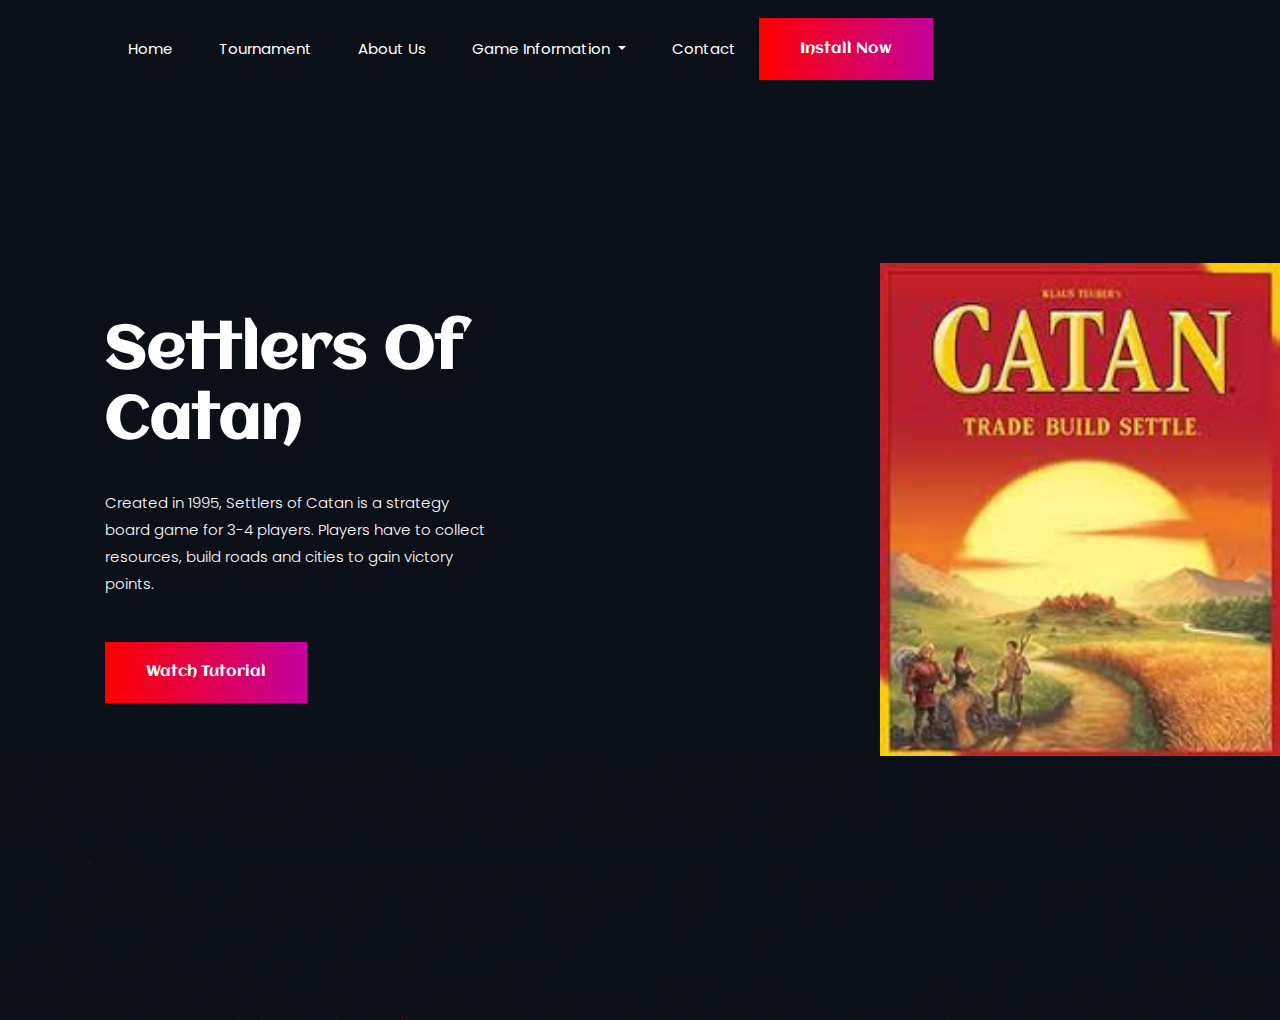
<file: index.html>
<!doctype html>
<html lang="zxx">

<head>
    <!-- Required meta tags -->
    <meta charset="utf-8">
    <meta name="viewport" content="width=device-width, initial-scale=1, shrink-to-fit=no">
    <title>Settlers of Catan</title>
    <link rel="icon" href="img/favicon.png">
    <!-- Bootstrap CSS -->
    <link rel="stylesheet" href="css/bootstrap.min.css">
    <!-- animate CSS -->
    <link rel="stylesheet" href="css/animate.css">
    <!-- owl carousel CSS -->
    <link rel="stylesheet" href="css/owl.carousel.min.css">
    <!-- font awesome CSS -->
    <link rel="stylesheet" href="css/all.css">
    <!-- flaticon CSS -->
    <link rel="stylesheet" href="css/flaticon.css">
    <link rel="stylesheet" href="css/themify-icons.css">
    <!-- font awesome CSS -->
    <link rel="stylesheet" href="css/magnific-popup.css">
    <!-- swiper CSS -->
    <link rel="stylesheet" href="css/slick.css">
    <!-- style CSS -->
    <link rel="stylesheet" href="css/style.css">
</head>

<body>
    <div class="body_bg">
        <!--::header part start::-->
        <header class="main_menu single_page_menu">
            <div class="container">
                <div class="row align-items-center">
                    <div class="col-lg-12">
                        <nav class="navbar navbar-expand-lg navbar-light">
                            <button class="navbar-toggler" type="button" data-toggle="collapse"
                                data-target="#navbarSupportedContent" aria-controls="navbarSupportedContent"
                                aria-expanded="false" aria-label="Toggle navigation">
                                <span class="menu_icon"><i class="fas fa-bars"></i></span>
                            </button>

                            <div class="collapse navbar-collapse main-menu-item" id="navbarSupportedContent">
                                <ul class="navbar-nav">
                                    <li class="nav-item">
                                        <a class="nav-link" href="index.html">Home</a>
                                    </li>
                                    <li class="nav-item">
                                        <a class="nav-link" href="tournament.html">Tournament</a>
                                    </li>
                                    <li class="nav-item">
                                        <a class="nav-link" href="aboutUs.html">About us</a>
                                    </li>
                                    <li class="nav-item dropdown">
                                        <a class="nav-link dropdown-toggle" href="gameRules.html" id="navbarDropdown"
                                            role="button" data-toggle="dropdown" aria-haspopup="true"
                                            aria-expanded="false">
                                            Game Information
                                        </a>
                                        <div class="dropdown-menu" aria-labelledby="navbarDropdown">
                                            <a class="dropdown-item" href="gameInfo.html"> Game Introduction</a>
                                            <a class="dropdown-item" href="gameRules.html">Game Rules</a>
                                        </div>
                                    </li>
                                    
                                    <li class="nav-item">
                                        <a class="nav-link" href="contact.html">Contact</a>
                                    </li>
                                </ul>
                            </div>
                            <a href="https://drive.google.com/file/d/125aeqCZlJV-uEfbK4uvS4KJlX1kFEx07/view?usp=sharing" class="btn_1 d-none d-sm-block">Install Now</a>
                        </nav>
                    </div>
                </div>
            </div>
        </header>
        <!-- Header part end-->

        <!-- banner part start-->
        <section class="banner_part">
            <div class="container">
                <div class="row align-items-center justify-content-between">
                    <div class="col-lg-6 col-md-8">
                        <div class="banner_text">
                            <div class="banner_text_iner">
                                <h1>Settlers Of Catan</h1>
                                <p>
                                    Created in 1995, Settlers of Catan is a strategy board game for 3-4 players.
                                    Players have to collect resources, build roads and cities to gain victory points.
                                </p>
                                <a href="tutorial.html" class="btn_1">Watch Tutorial</a>
                            </div>
                        </div>
                    </div>
                </div>
            </div>
        </section>
        <!-- banner part start-->

        <!--::client logo part end::-->
        
        <!--::client logo part end::-->

        <!-- about_us part start-->
        
        <!-- about_us part end-->


        <!-- use sasu part end-->
        
        <!-- use sasu part end-->

        <!-- gallery_part part start-->
        
        <!-- gallery_part part end-->

        <!-- use sasu part end-->
        
        <!-- use sasu part end-->

        <!-- pricing part start-->
       
        <!-- pricing part end-->

        <!--::footer_part start::-->
        
    </div>


    <!-- jquery plugins here-->
    <script src="js/jquery-1.12.1.min.js"></script>
    <!-- popper js -->
    <script src="js/popper.min.js"></script>
    <!-- bootstrap js -->
    <script src="js/bootstrap.min.js"></script>
    <!-- easing js -->
    <script src="js/jquery.magnific-popup.js"></script>
    <!-- swiper js -->
    <script src="js/swiper.min.js"></script>
    <!-- swiper js -->
    <script src="js/masonry.pkgd.js"></script>
    <!-- particles js -->
    <script src="js/owl.carousel.min.js"></script>
    <script src="js/jquery.nice-select.min.js"></script>
    <!-- slick js -->
    <script src="js/slick.min.js"></script>
    <script src="js/jquery.counterup.min.js"></script>
    <script src="js/waypoints.min.js"></script>
    <script src="js/contact.js"></script>
    <script src="js/jquery.ajaxchimp.min.js"></script>
    <script src="js/jquery.form.js"></script>
    <script src="js/jquery.validate.min.js"></script>
    <script src="js/mail-script.js"></script>
    <!-- custom js -->
    <script src="js/custom.js"></script>
</body>

</html>
</file>
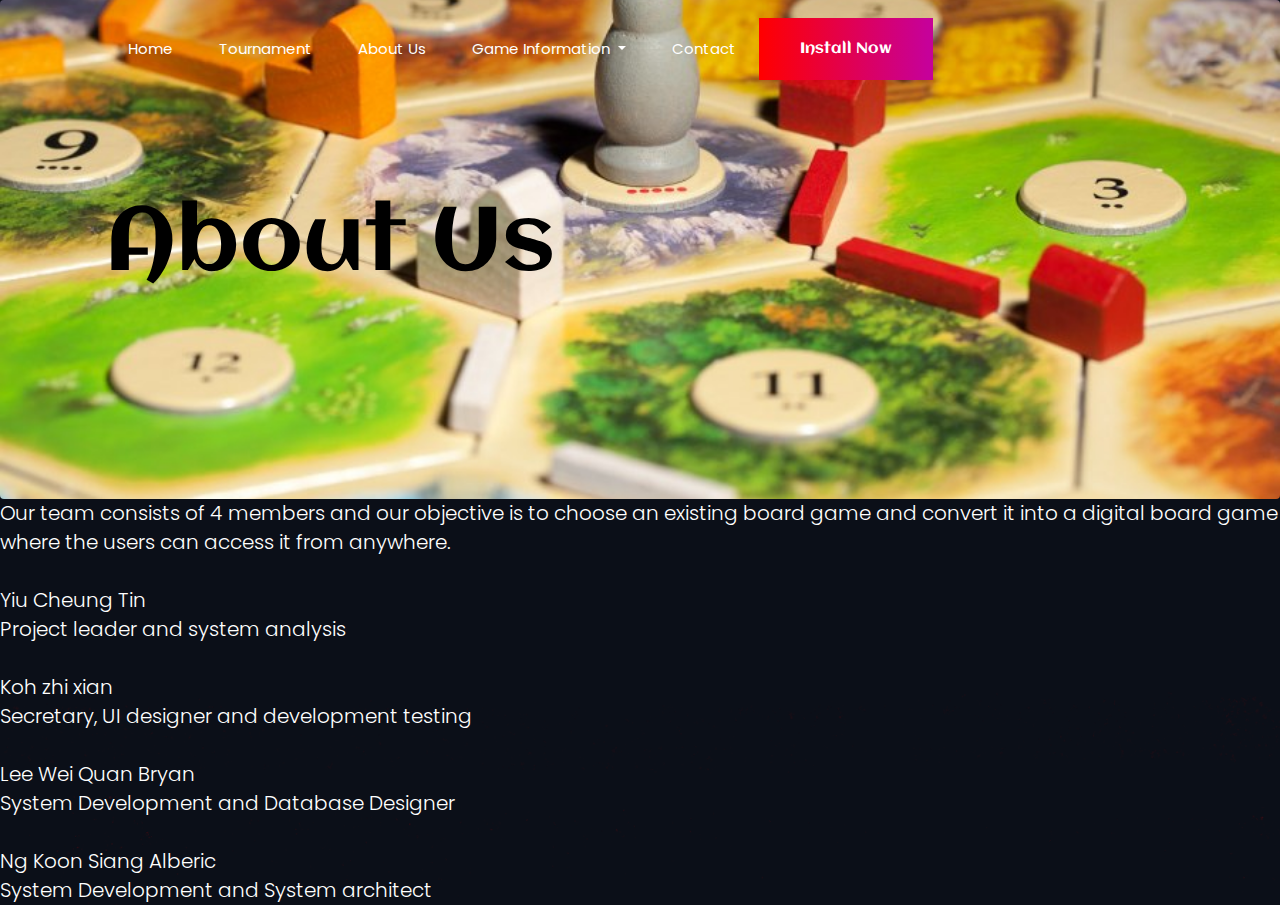
<file: aboutUs.html>
<!doctype html>
<html lang="zxx">

<head>
    <!-- Required meta tags -->
    <meta charset="utf-8">
    <meta name="viewport" content="width=device-width, initial-scale=1, shrink-to-fit=no">
    <title>gaming</title>
    <link rel="icon" href="img/favicon.png">
    <!-- Bootstrap CSS -->
    <link rel="stylesheet" href="css/bootstrap.min.css">
    <!-- animate CSS -->
    <link rel="stylesheet" href="css/animate.css">
    <!-- owl carousel CSS -->
    <link rel="stylesheet" href="css/owl.carousel.min.css">
    <!-- font awesome CSS -->
    <link rel="stylesheet" href="css/all.css">
    <!-- flaticon CSS -->
    <link rel="stylesheet" href="css/flaticon.css">
    <link rel="stylesheet" href="css/themify-icons.css">
    <!-- font awesome CSS -->
    <link rel="stylesheet" href="css/magnific-popup.css">
    <!-- swiper CSS -->
    <link rel="stylesheet" href="css/slick.css">
    <!-- style CSS -->
    <link rel="stylesheet" href="css/style.css">
</head>

<body>
    <div class="body_bg">
        <!--::header part start::-->
        <header class="main_menu single_page_menu">
            <div class="container">
                <div class="row align-items-center">
                    <div class="col-lg-12">
                        <nav class="navbar navbar-expand-lg navbar-light">
                            <button class="navbar-toggler" type="button" data-toggle="collapse"
                                data-target="#navbarSupportedContent" aria-controls="navbarSupportedContent"
                                aria-expanded="false" aria-label="Toggle navigation">
                                <span class="menu_icon"><i class="fas fa-bars"></i></span>
                            </button>

                            <div class="collapse navbar-collapse main-menu-item" id="navbarSupportedContent">
                                <ul class="navbar-nav">
                                    <li class="nav-item">
                                        <a class="nav-link" href="index.html">Home</a>
                                    </li>
                                    <li class="nav-item">
                                        <a class="nav-link" href="tournament.html">Tournament</a>
                                    </li>
                                    <li class="nav-item">
                                        <a class="nav-link" href="aboutUs.html">About us</a>
                                    </li>
                                    <li class="nav-item dropdown">
                                        <a class="nav-link dropdown-toggle" href="gameRules.html" id="navbarDropdown"
                                            role="button" data-toggle="dropdown" aria-haspopup="true"
                                            aria-expanded="false">
                                            Game Information
                                        </a>
                                        <div class="dropdown-menu" aria-labelledby="navbarDropdown">
                                            <a class="dropdown-item" href="gameInfo.html"> Game Introduction</a>
                                            <a class="dropdown-item" href="gameRules.html">Game Rules</a>
                                        </div>
                                    </li>
                                    
                                    <li class="nav-item">
                                        <a class="nav-link" href="contact.html">Contact</a>
                                    </li>
                                </ul>
                            </div>
                            <a href="https://drive.google.com/file/d/125aeqCZlJV-uEfbK4uvS4KJlX1kFEx07/view?usp=sharing" class="btn_1 d-none d-sm-block">Install Now</a>
                        </nav>
                    </div>
                </div>
            </div>
        </header>
        <!-- Header part end-->

        <!-- breadcrumb start-->
        <section class="breadcrumb breadcrumb_bg">
            <div class="container">
                <div class="row">
                    <div class="col-lg-12">
                        <div class="breadcrumb_iner text-center">
                            <div class="breadcrumb_iner_item">
                                <h2 style="color: black">About Us</h2>
                            </div>
                        </div>
                    </div>
                </div>
            </div>
        </section>
        <!-- breadcrumb start-->

        <!--::client logo part end::-->
        
        <!--::client logo part end::-->

        <!-- use sasu part end-->
        
        <!-- use sasu part end-->

        <!--::about_us part start::-->
        
        <!--::about_us part end::-->

        <!--::footer_part start::-->
        
        <!--::footer_part end::-->

        <!--AboutUs_part start-->
        <p style="font-size: 20px;">
            Our team consists of 4 members and our objective is to choose an existing board game and convert it into a digital board game where the users can access it from anywhere. <br/><br/>
            Yiu Cheung Tin <br/>
            Project leader and system analysis<br/><br/>
            Koh zhi xian <br/>
            Secretary, UI designer and development testing <br/><br/>
            Lee Wei Quan Bryan <br/>
            System Development and Database Designer <br/><br/>
            Ng Koon Siang Alberic <br/>
            System Development and System architect
        </p>
        
        <!--AboutUs_part end-->
    </div>

    <!-- jquery plugins here-->
    <script src="js/jquery-1.12.1.min.js"></script>
    <!-- popper js -->
    <script src="js/popper.min.js"></script>
    <!-- bootstrap js -->
    <script src="js/bootstrap.min.js"></script>
    <!-- easing js -->
    <script src="js/jquery.magnific-popup.js"></script>
    <!-- swiper js -->
    <script src="js/swiper.min.js"></script>
    <!-- swiper js -->
    <script src="js/masonry.pkgd.js"></script>
    <!-- particles js -->
    <script src="js/owl.carousel.min.js"></script>
    <script src="js/jquery.nice-select.min.js"></script>
    <!-- slick js -->
    <script src="js/slick.min.js"></script>
    <script src="js/jquery.counterup.min.js"></script>
    <script src="js/waypoints.min.js"></script>
    <script src="js/contact.js"></script>
    <script src="js/jquery.ajaxchimp.min.js"></script>
    <script src="js/jquery.form.js"></script>
    <script src="js/jquery.validate.min.js"></script>
    <script src="js/mail-script.js"></script>
    <!-- custom js -->
    <script src="js/custom.js"></script>
</body>

</html>
</file>
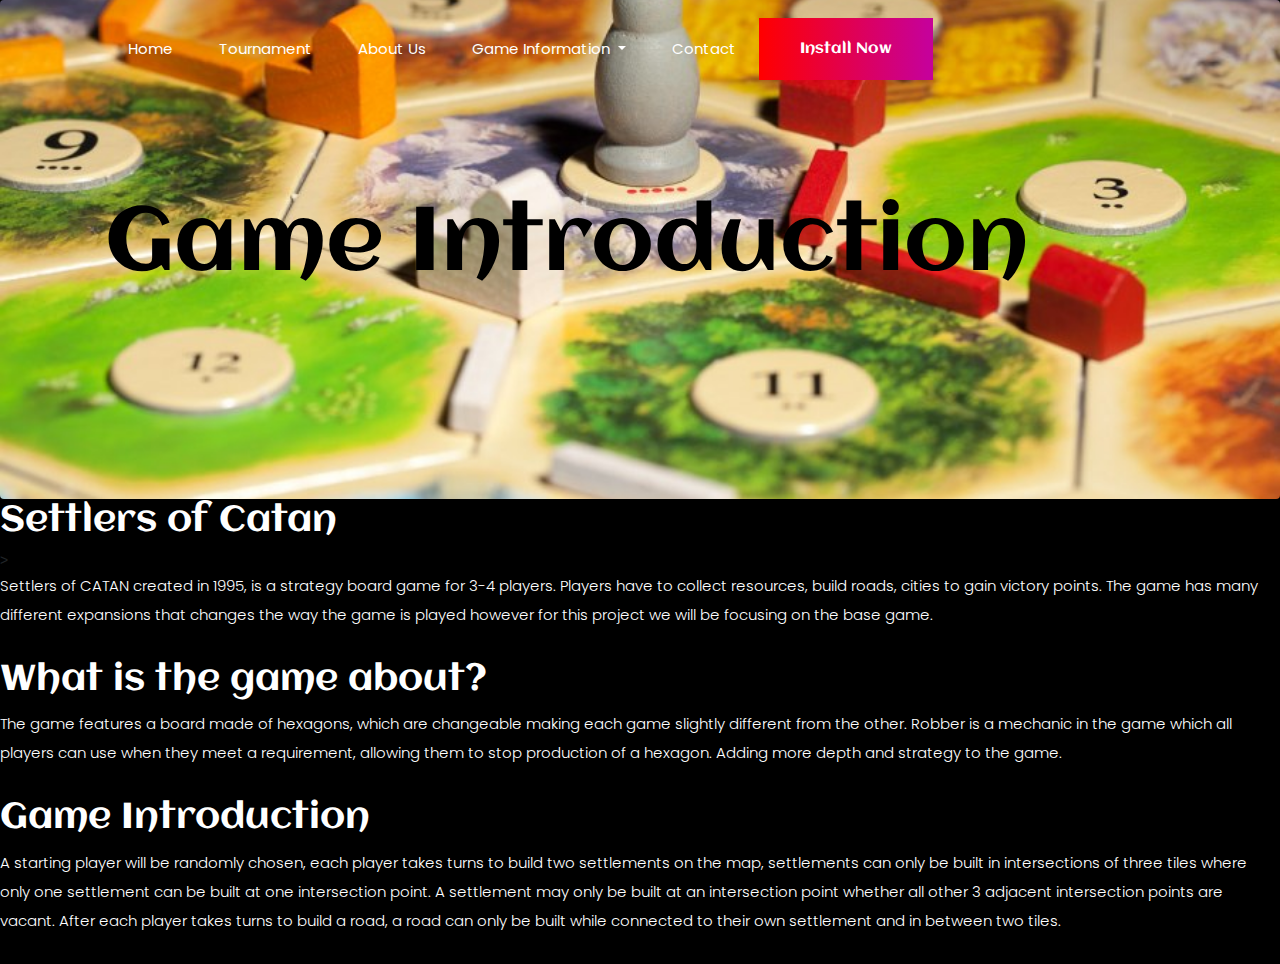
<file: gameInfo.html>
<!doctype html>
<html lang="zxx">

<head>
    <!-- Required meta tags -->
    <meta charset="utf-8">
    <meta name="viewport" content="width=device-width, initial-scale=1, shrink-to-fit=no">
    <title>Settlers of catan</title>
    <link rel="icon" href="img/favicon.png">
    <!-- Bootstrap CSS -->
    <link rel="stylesheet" href="css/bootstrap.min.css">
    <!-- animate CSS -->
    <link rel="stylesheet" href="css/animate.css">
    <!-- owl carousel CSS -->
    <link rel="stylesheet" href="css/owl.carousel.min.css">
    <!-- font awesome CSS -->
    <link rel="stylesheet" href="css/all.css">
    <!-- flaticon CSS -->
    <link rel="stylesheet" href="css/flaticon.css">
    <link rel="stylesheet" href="css/themify-icons.css">
    <!-- font awesome CSS -->
    <link rel="stylesheet" href="css/magnific-popup.css">
    <!-- swiper CSS -->
    <link rel="stylesheet" href="css/slick.css">
    <!-- style CSS -->
    <link rel="stylesheet" href="css/style.css">
</head>

<body>
    <!--::header part start::-->
    <header class="main_menu single_page_menu">
        <div class="container">
            <div class="row align-items-center">
                <div class="col-lg-12">
                    <nav class="navbar navbar-expand-lg navbar-light">
                        <button class="navbar-toggler" type="button" data-toggle="collapse"
                            data-target="#navbarSupportedContent" aria-controls="navbarSupportedContent"
                            aria-expanded="false" aria-label="Toggle navigation">
                            <span class="menu_icon"><i class="fas fa-bars"></i></span>
                        </button>

                        <div class="collapse navbar-collapse main-menu-item" id="navbarSupportedContent">
                            <ul class="navbar-nav">
                                <li class="nav-item">
                                    <a class="nav-link" href="index.html">Home</a>
                                </li>
                                <li class="nav-item">
                                    <a class="nav-link" href="tournament.html">Tournament</a>
                                </li>
                                <li class="nav-item">
                                    <a class="nav-link" href="aboutUs.html">About us</a>
                                </li>
                                <li class="nav-item dropdown">
                                    <a class="nav-link dropdown-toggle" href="gameRules.html" id="navbarDropdown"
                                        role="button" data-toggle="dropdown" aria-haspopup="true"
                                        aria-expanded="false">
                                        Game Information
                                    </a>
                                    <div class="dropdown-menu" aria-labelledby="navbarDropdown">
                                        <a class="dropdown-item" href="gameInfo.html"> Game Introduction</a>
                                        <a class="dropdown-item" href="gameRules.html">Game Rules</a>
                                    </div>
                                </li>
                                
                                <li class="nav-item">
                                    <a class="nav-link" href="contact.html">Contact</a>
                                </li>
                            </ul>
                        </div>
                        <a href="https://drive.google.com/file/d/125aeqCZlJV-uEfbK4uvS4KJlX1kFEx07/view?usp=sharing" class="btn_1 d-none d-sm-block">Install Now</a>
                    </nav>
                </div>
            </div>
        </div>
    </header>
    <!-- Header part end-->

    <!-- breadcrumb start-->
    <section class="breadcrumb breadcrumb_bg">
        <div class="container">
            <div class="row">
                <div class="col-lg-12">
                    <div class="breadcrumb_iner text-center">
                        <div class="breadcrumb_iner_item">
                            <h2 style="color:black">Game Introduction</h2>
                        </div>
                    </div>
                </div>
            </div>
        </div>
    </section>
    <!-- breadcrumb start-->

    <!--GameIntro_part start-->
    <div class="bodyDiv">
        <h1>Settlers of Catan</h1>>
        
            <p>Settlers of CATAN created in 1995, is a strategy board game for 3-4 players. Players have to collect resources, 
                build roads, cities to gain victory points. The game has many different expansions that changes the way the game is 
                played however for this project we will be focusing on the base game. <br/><br/>
            </p>
            <h1>What is the game about?</h1>
            <p>The game features a board made of hexagons, which are changeable making each game slightly different from the other. 
                Robber is a mechanic in the game which all players can use when they meet a requirement, allowing them to stop production of a hexagon. 
                Adding more depth and strategy to the game. <br/><br/>
            </p>
            <h1>Game Introduction</h1>
            <p>
                A starting player will be randomly chosen, each player takes turns to build two settlements on the map, 
                settlements can only be built in intersections of three tiles where only one settlement can be built at one intersection point. 
                A settlement may only be built at an intersection point whether all other 3 adjacent intersection points are vacant.  
                After  each player takes turns to build a road, a road can only be built while connected to their own settlement and in between two tiles. <br/><br/>

            </p>
    </div>
    <!--GameIntro_part end-->

    <!-- jquery plugins here-->
    <script src="js/jquery-1.12.1.min.js"></script>
    <!-- popper js -->
    <script src="js/popper.min.js"></script>
    <!-- bootstrap js -->
    <script src="js/bootstrap.min.js"></script>
    <!-- easing js -->
    <script src="js/jquery.magnific-popup.js"></script>
    <!-- swiper js -->
    <script src="js/swiper.min.js"></script>
    <!-- swiper js -->
    <script src="js/masonry.pkgd.js"></script>
    <!-- particles js -->
    <script src="js/owl.carousel.min.js"></script>
    <script src="js/jquery.nice-select.min.js"></script>
    <!-- slick js -->
    <script src="js/slick.min.js"></script>
    <script src="js/jquery.counterup.min.js"></script>
    <script src="js/waypoints.min.js"></script>
    <script src="js/contact.js"></script>
    <script src="js/jquery.ajaxchimp.min.js"></script>
    <script src="js/jquery.form.js"></script>
    <script src="js/jquery.validate.min.js"></script>
    <script src="js/mail-script.js"></script>
    <!-- custom js -->
    <script src="js/custom.js"></script>
</body>

</html>
</file>
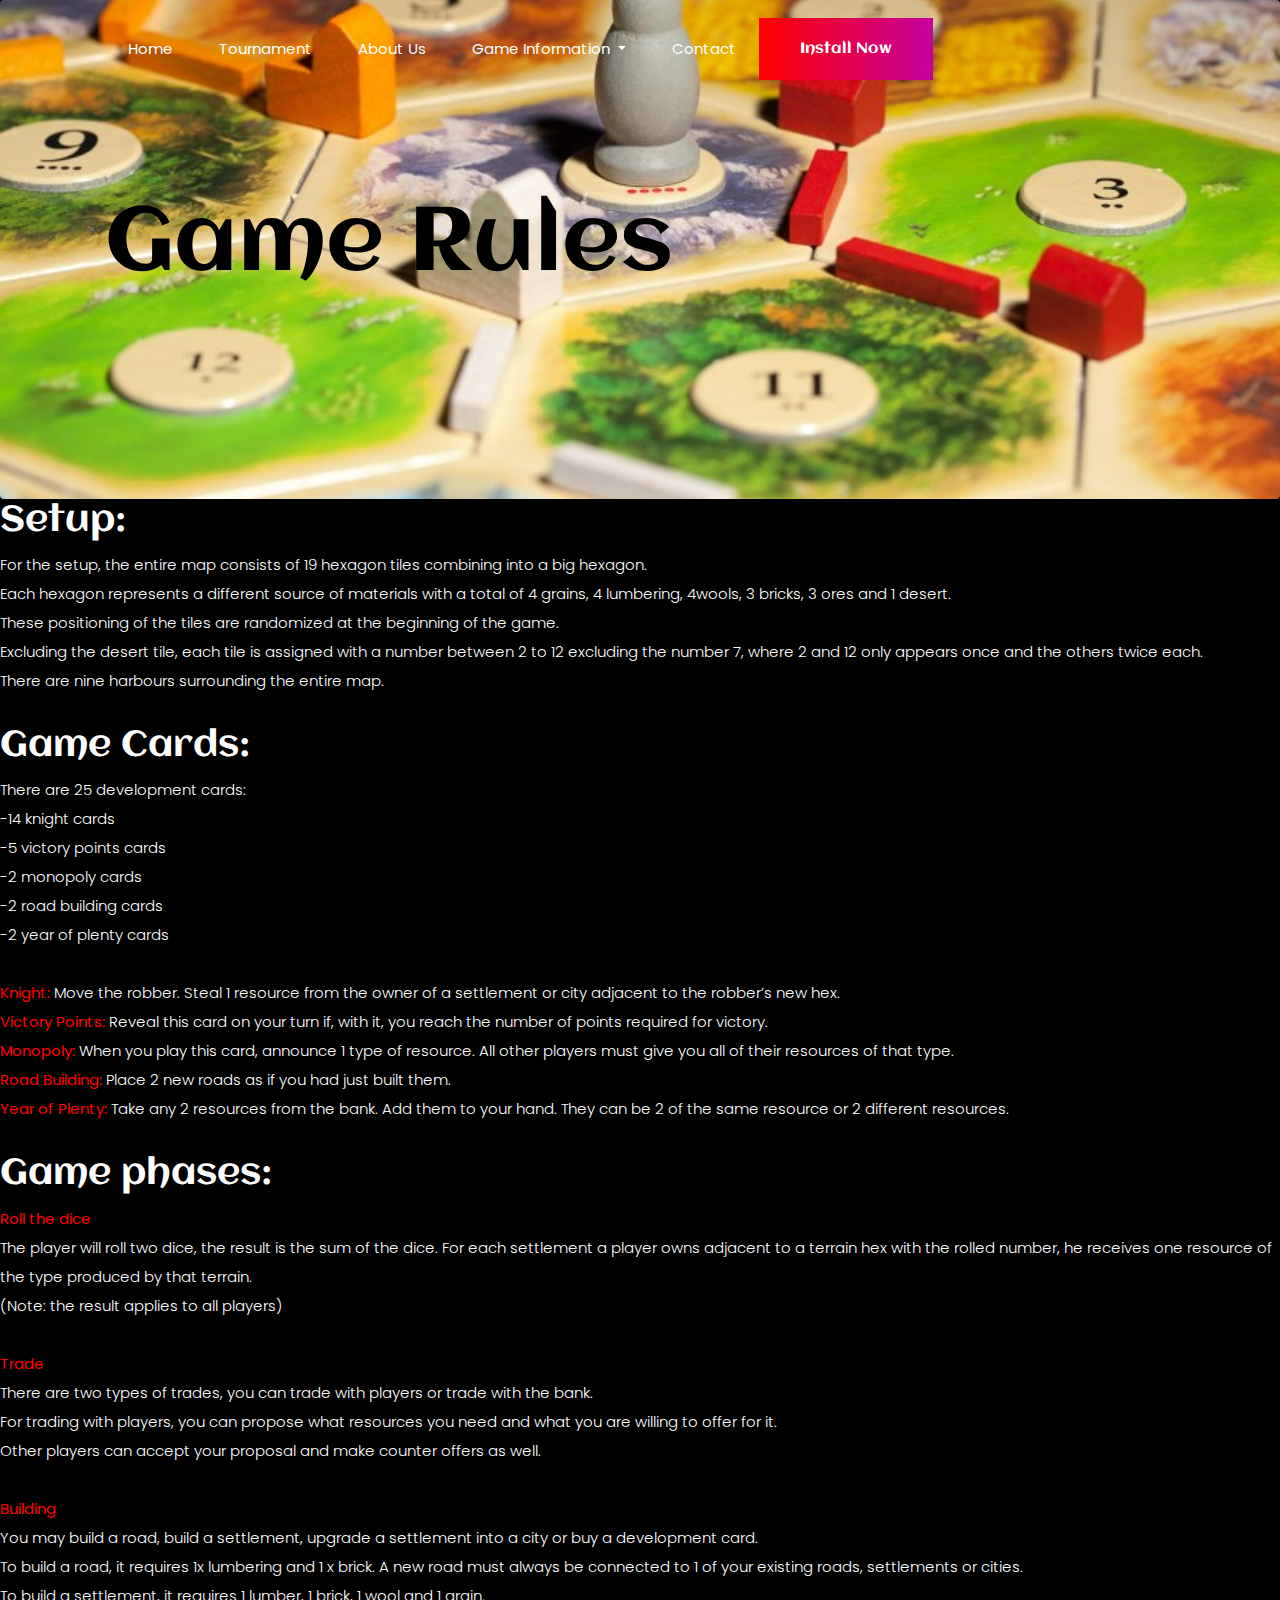
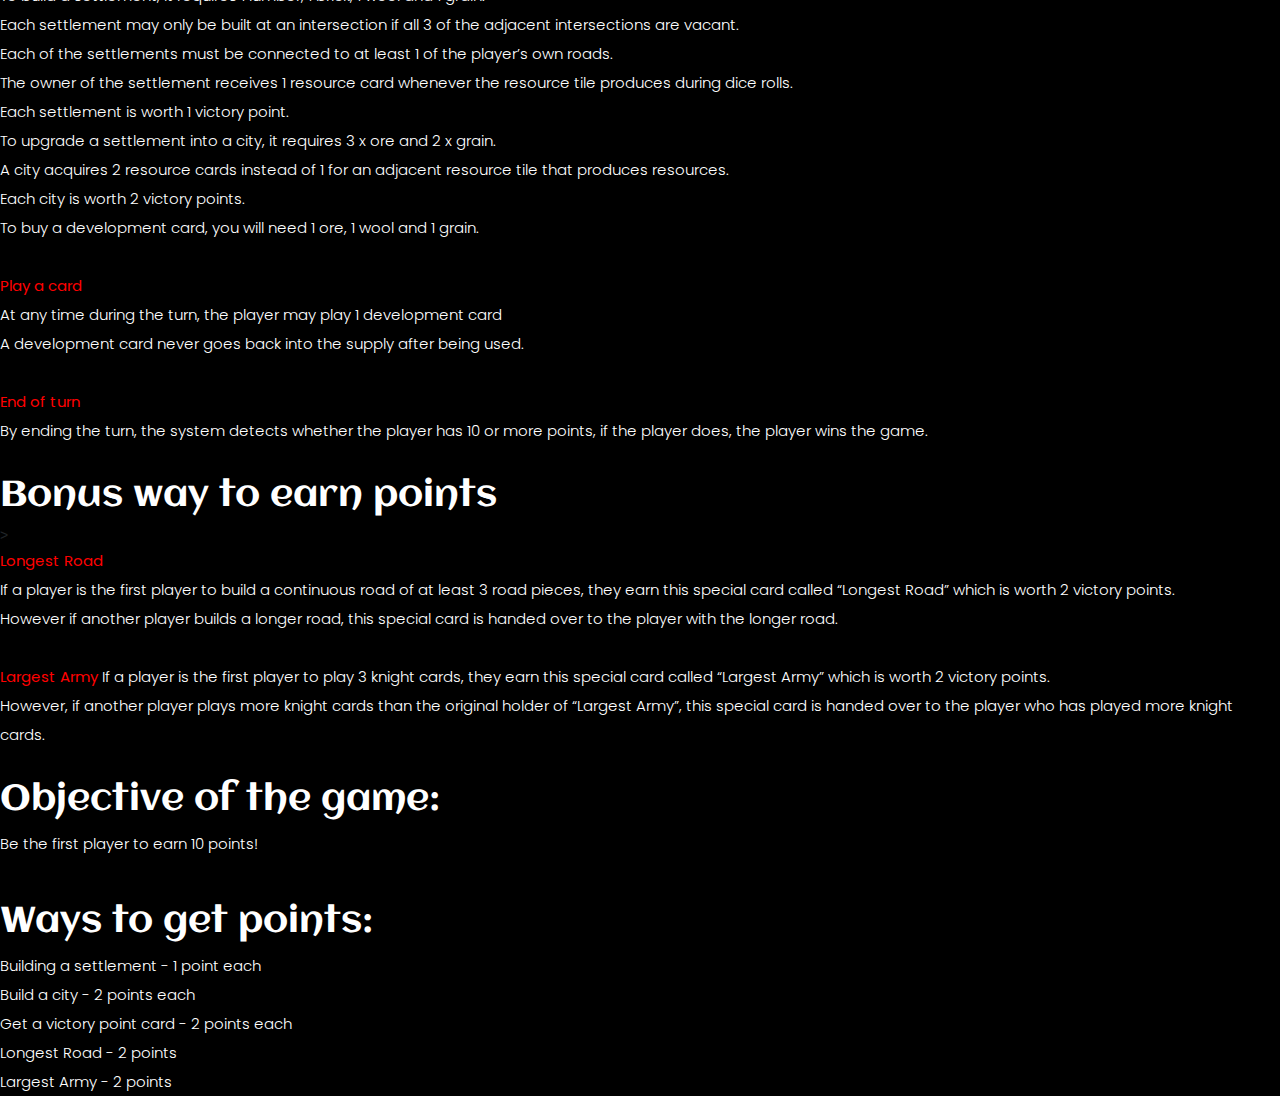
<file: gameRules.html>
<!doctype html>
<html lang="zxx">

<head>
   <!-- Required meta tags -->
   <meta charset="utf-8">
   <meta name="viewport" content="width=device-width, initial-scale=1, shrink-to-fit=no">
   <title>Settlers of Catan</title>
   <link rel="icon" href="img/favicon.png">
   <!-- Bootstrap CSS -->
   <link rel="stylesheet" href="css/bootstrap.min.css">
   <!-- animate CSS -->
   <link rel="stylesheet" href="css/animate.css">
   <!-- owl carousel CSS -->
   <link rel="stylesheet" href="css/owl.carousel.min.css">
   <!-- font awesome CSS -->
   <link rel="stylesheet" href="css/all.css">
   <!-- flaticon CSS -->
   <link rel="stylesheet" href="css/flaticon.css">
   <link rel="stylesheet" href="css/themify-icons.css">
   <!-- font awesome CSS -->
   <link rel="stylesheet" href="css/magnific-popup.css">
   <!-- swiper CSS -->
   <link rel="stylesheet" href="css/slick.css">
   <!-- style CSS -->
   <link rel="stylesheet" href="css/style.css">
</head>

<body>
   <!--::header part start::-->
   <header class="main_menu single_page_menu">
      <div class="container">
          <div class="row align-items-center">
              <div class="col-lg-12">
                  <nav class="navbar navbar-expand-lg navbar-light">
                      <button class="navbar-toggler" type="button" data-toggle="collapse"
                          data-target="#navbarSupportedContent" aria-controls="navbarSupportedContent"
                          aria-expanded="false" aria-label="Toggle navigation">
                          <span class="menu_icon"><i class="fas fa-bars"></i></span>
                      </button>

                      <div class="collapse navbar-collapse main-menu-item" id="navbarSupportedContent">
                          <ul class="navbar-nav">
                              <li class="nav-item">
                                  <a class="nav-link" href="index.html">Home</a>
                              </li>
                              <li class="nav-item">
                                  <a class="nav-link" href="tournament.html">Tournament</a>
                              </li>
                              <li class="nav-item">
                                  <a class="nav-link" href="aboutUs.html">About us</a>
                              </li>
                              <li class="nav-item dropdown">
                                  <a class="nav-link dropdown-toggle" href="gameRules.html" id="navbarDropdown"
                                      role="button" data-toggle="dropdown" aria-haspopup="true"
                                      aria-expanded="false">
                                      Game Information
                                  </a>
                                  <div class="dropdown-menu" aria-labelledby="navbarDropdown">
                                      <a class="dropdown-item" href="gameInfo.html"> Game Introduction</a>
                                      <a class="dropdown-item" href="gameRules.html">Game Rules</a>
                                  </div>
                              </li>
                              
                              <li class="nav-item">
                                  <a class="nav-link" href="contact.html">Contact</a>
                              </li>
                          </ul>
                      </div>
                      <a href="https://drive.google.com/file/d/125aeqCZlJV-uEfbK4uvS4KJlX1kFEx07/view?usp=sharing" class="btn_1 d-none d-sm-block">Install Now</a>
                  </nav>
              </div>
          </div>
      </div>
  </header>
   <!-- Header part end-->

   <!-- breadcrumb start-->
   <section class="breadcrumb breadcrumb_bg">
      <div class="container">
         <div class="row">
            <div class="col-lg-12">
               <div class="breadcrumb_iner text-center">
                  <div class="breadcrumb_iner_item">
                     <h2 style="color:black">Game Rules</h2>
                  </div>
               </div>
            </div>
         </div>
      </div>
   </section>
   <!-- breadcrumb start-->

   
   <!--gamerule_part start-->
   <h1>Setup:</h1>
   <p>
      For the setup, the entire map consists of 19 hexagon tiles combining into a big hexagon. <br/>
      Each hexagon represents a different source of materials with a total of 4 grains, 4 lumbering, 4wools, 3 bricks, 3 ores and 1 desert. <br/>
      These positioning of the tiles are randomized at the beginning of the game. <br/>
      Excluding the desert tile, each tile is assigned with a number between 2 to 12 excluding the number 7, where 2 and 12 only appears once and the others twice each. <br/>
      There are nine harbours surrounding the entire map. <br/><br/>
  </p>

  <h1>Game Cards:</h1>
  <p>
      There are 25 development cards:<br/> -14 knight cards <br/>  -5 victory points cards <br/> -2 monopoly cards <br/> -2 road building cards <br/> -2 year of plenty cards <br/><br/>
      <b>Knight:</b>  Move the robber. Steal 1 resource from the owner of a settlement or city adjacent to the robber’s new hex. <br/>
      <b>Victory Points: </b> Reveal this card on your turn if, with it, you reach the number of points required for victory. <br/>
      <b>Monopoly:</b> When you play this card, announce 1 type of resource. All other players must give you all of their resources of that type. <br/>
      <b>Road Building:</b> Place 2 new roads as if you had just built them. <br/>
      <b>Year of Plenty:</b> Take any 2 resources from the bank. Add them to your hand. They can be 2 of the same resource or 2 different resources. <br/><br/>
  </p>

  <h1>Game phases:</h1>
  <p>
     <b>Roll the dice</b><br/>
      The player will roll two dice, the result is the sum of the dice. 
      For each settlement a player owns adjacent to a terrain hex with the rolled number, 
      he receives one resource of the type produced by that terrain. <br/>
      (Note: the result applies to all players)  <br/><br/>
  </p>
  <p>
     <b>Trade</b><br/>
      There are two types of trades, you can trade with players or trade with the bank. <br/>
      For trading with players, you can propose what resources you need and what you are willing to offer for it.  <br/>
      Other players can accept your proposal and make counter offers as well. <br/><br/>
  </p>
  <p>
     <b>Building</b> <br/>
     You may build a road, build a settlement, upgrade a settlement into a city or buy a development card. <br/>
     To build a road, it requires 1x lumbering and 1 x brick. A new road must always be connected to 1 of your existing roads, settlements or cities. <br/>
     To build a settlement, it requires 1 lumber, 1 brick, 1 wool and 1 grain. <br/>
     Each settlement may only be built at an intersection if all 3 of the adjacent intersections are vacant. <br/>
     Each of the settlements must be connected to at least 1 of the player’s own roads. <br/>
     The owner of the settlement receives 1 resource card whenever the resource tile produces during dice rolls. <br/>
     Each settlement is worth 1 victory point. <br/>
     To upgrade a settlement into a city, it requires 3 x ore and 2 x grain. <br/>
     A city acquires 2 resource cards instead of 1 for an adjacent resource tile that produces resources. <br/>
     Each city is worth 2 victory points. <br/>
     To buy a development card, you will need 1 ore, 1 wool and 1 grain. <br/> <br/>
  </p>
  <p>
     <b>Play a card</b> <br/>
     At any time during the turn, the player may play 1 development card <br/>
     A development card never goes back into the supply after being used.  <br/><br/>
  </p>
  <p>
     <b>End of turn</b> <br/>
     By ending the turn, the system detects whether the player has 10 or more points, if the player does, the player wins the game.  <br/> <br/>
  </p>
  <h1>Bonus way to earn points</h1>>
  <p>
     <b>Longest Road</b> <br/>
     If a player is the first player to build a continuous road of at least 3 road pieces, they earn this special card called “Longest Road” which is worth 2 victory points. <br/>
     However if another player builds a longer road, this special card is handed over to the player with the longer road. <br/> <br/>
     <b>Largest Army</b>
     If a player is the first player to play 3 knight cards, they earn this special card called “Largest Army” which is worth 2 victory points. <br/>
     However, if another player plays more knight cards than the original holder of “Largest Army”, this special card is handed over to the player who has played more knight cards. <br/><br/>
  </p>

  <h1>Objective of the game:</h1>
  <p>
      Be the first player to earn 10 points!
  </p> <br/><br/>

  <h1>Ways to get points:</h1>
  <p>
      Building a settlement - 1 point each <br/>
      Build a city - 2 points each <br/>
      Get a victory point card - 2 points each <br/>
      Longest Road - 2 points <br/>
      Largest Army - 2 points <br/>
  </p>



   <!-- jquery plugins here-->
   <script src="js/jquery-1.12.1.min.js"></script>
   <!-- popper js -->
   <script src="js/popper.min.js"></script>
   <!-- bootstrap js -->
   <script src="js/bootstrap.min.js"></script>
   <!-- easing js -->
   <script src="js/jquery.magnific-popup.js"></script>
   <!-- swiper js -->
   <script src="js/swiper.min.js"></script>
   <!-- swiper js -->
   <script src="js/masonry.pkgd.js"></script>
   <!-- particles js -->
   <script src="js/owl.carousel.min.js"></script>
   <script src="js/jquery.nice-select.min.js"></script>
   <!-- slick js -->
   <script src="js/slick.min.js"></script>
   <script src="js/jquery.counterup.min.js"></script>
   <script src="js/waypoints.min.js"></script>
   <script src="js/contact.js"></script>
   <script src="js/jquery.ajaxchimp.min.js"></script>
   <script src="js/jquery.form.js"></script>
   <script src="js/jquery.validate.min.js"></script>
   <script src="js/mail-script.js"></script>
   <!-- custom js -->
   <script src="js/custom.js"></script>
</body>

</html>
</file>
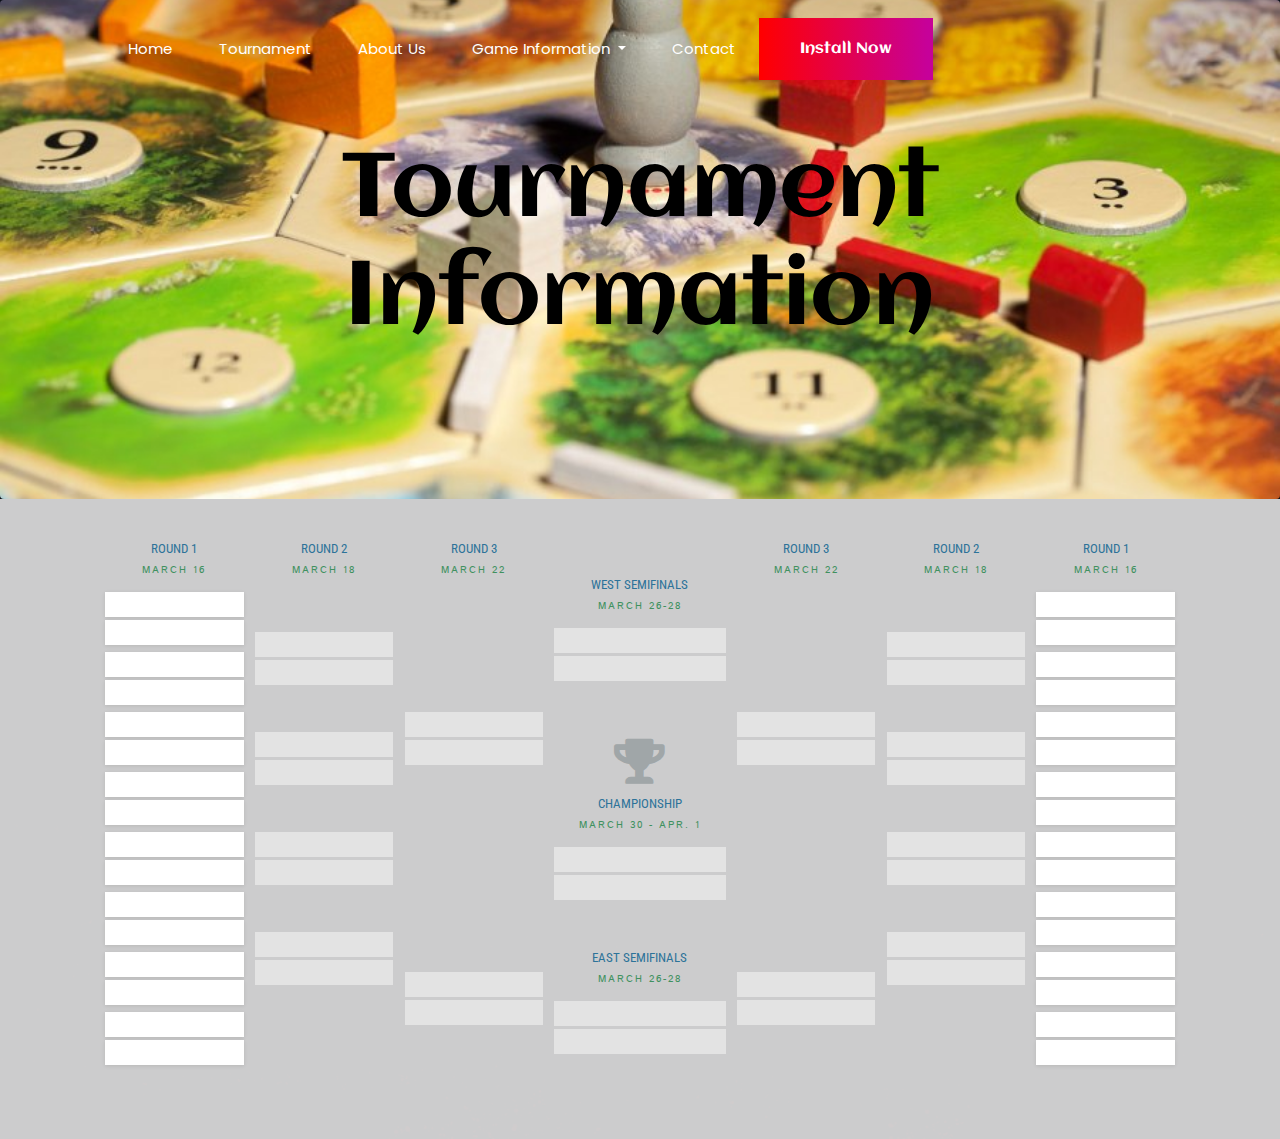
<file: tournament.html>
<!doctype html>
<html lang="zxx">

<head>
    <!-- Required meta tags -->
    <meta charset="utf-8">
    <meta name="viewport" content="width=device-width, initial-scale=1, shrink-to-fit=no">
    <meta charset="utf-8">
    <meta http-equiv="X-UA-Compatible" content="IE=edge,chrome=1">
    <meta name="viewport" content="width=device-width,initial-scale=1.0">
    
    <title>Settlers of catan</title>

    <link href="https://maxcdn.bootstrapcdn.com/font-awesome/4.2.0/css/font-awesome.min.css" rel="stylesheet">
    <link href='https://fonts.googleapis.com/css?family=Holtwood+One+SC' rel='stylesheet' type='text/css'>
    <link href='https://fonts.googleapis.com/css?family=Kaushan+Script|Herr+Von+Muellerhoff' rel='stylesheet' type='text/css'>
    <link href='https://fonts.googleapis.com/css?family=Abel' rel='stylesheet' type='text/css'>
    <link href='https://fonts.googleapis.com/css?family=Istok+Web|Roboto+Condensed:700' rel='stylesheet' type='text/css'>
    <link rel="icon" href="img/favicon.png">
    <!-- Bootstrap CSS -->
    <link rel="stylesheet" href="css/bootstrap.min.css">
    <!-- animate CSS -->
    <link rel="stylesheet" href="css/animate.css">
    <!-- owl carousel CSS -->
    <link rel="stylesheet" href="css/owl.carousel.min.css">
    <!-- font awesome CSS -->
    <link rel="stylesheet" href="css/all.css">
    <!-- flaticon CSS -->
    <link rel="stylesheet" href="css/flaticon.css">
    <link rel="stylesheet" href="css/themify-icons.css">
    <!-- font awesome CSS -->
    <link rel="stylesheet" href="css/magnific-popup.css">
    <!-- swiper CSS -->
    <link rel="stylesheet" href="css/slick.css">
    <!-- style CSS -->
    <link rel="stylesheet" href="css/style.css">
</head>

<body>
    <div class="body_bg">
        <!--::header part start::-->
        <header class="main_menu single_page_menu">
            <div class="container">
                <div class="row align-items-center">
                    <div class="col-lg-12">
                        <nav class="navbar navbar-expand-lg navbar-light">
                            <button class="navbar-toggler" type="button" data-toggle="collapse"
                                data-target="#navbarSupportedContent" aria-controls="navbarSupportedContent"
                                aria-expanded="false" aria-label="Toggle navigation">
                                <span class="menu_icon"><i class="fas fa-bars"></i></span>
                            </button>

                            <div class="collapse navbar-collapse main-menu-item" id="navbarSupportedContent">
                                <ul class="navbar-nav">
                                    <li class="nav-item">
                                        <a class="nav-link" href="index.html">Home</a>
                                    </li>
                                    <li class="nav-item">
                                        <a class="nav-link" href="tournament.html">Tournament</a>
                                    </li>
                                    <li class="nav-item">
                                        <a class="nav-link" href="aboutUs.html">About us</a>
                                    </li>
                                    <li class="nav-item dropdown">
                                        <a class="nav-link dropdown-toggle" href="gameRules.html" id="navbarDropdown"
                                            role="button" data-toggle="dropdown" aria-haspopup="true"
                                            aria-expanded="false">
                                            Game Information
                                        </a>
                                        <div class="dropdown-menu" aria-labelledby="navbarDropdown">
                                            <a class="dropdown-item" href="gameInfo.html"> Game Introduction</a>
                                            <a class="dropdown-item" href="gameRules.html">Game Rules</a>
                                        </div>
                                    </li>
                                    
                                    <li class="nav-item">
                                        <a class="nav-link" href="contact.html">Contact</a>
                                    </li>
                                </ul>
                            </div>
                            <a href="https://drive.google.com/file/d/125aeqCZlJV-uEfbK4uvS4KJlX1kFEx07/view?usp=sharing" class="btn_1 d-none d-sm-block">Install Now</a>
                        </nav>
                    </div>
                </div>
            </div>
        </header>
        <!-- Header part end-->

        <!-- breadcrumb start-->
        <section class="breadcrumb breadcrumb_bg">
            <div class="container">
                <div class="row">
                    <div class="col-lg-12">
                        <div class="breadcrumb_iner text-center">
                            <div class="breadcrumb_iner_item">
                                <h2 style="color:black">Tournament Information</h2>
                            </div>
                        </div>
                    </div>
                </div>
            </div>
        </section>
        <!-- breadcrumb start-->

        <!--::client logo part end::-->
        
        <!--::client logo part end::-->

        <!-- gallery_part part start-->
        
        <!-- gallery_part part end-->

        <!-- use sasu part end-->
       
        <!-- use sasu part end-->

        <!--::footer_part start::-->
        
        <!--::footer_part end::-->

        <!--tournament_part start-->
        <section id="bracket">
            <div class="container">
            <div class="split split-one">
                <div class="round round-one current">
                    <div class="round-details">Round 1<br/><span class="date">March 16</span></div>
                    <ul class="matchup">
                        <li class="team team-top"><span class="score"></span></li>
                        <li class="team team-bottom"><span class="score"></span></li>
                    </ul>
                    <ul class="matchup">
                        <li class="team team-top"><span class="score"></span></li>
                        <li class="team team-bottom"><span class="score"></span></li>
                    </ul>
                    <ul class="matchup">
                        <li class="team team-top"><span class="score"></span></li>
                        <li class="team team-bottom"><span class="score"></span></li>
                    </ul>
                    <ul class="matchup">
                        <li class="team team-top"><span class="score"></span></li>
                        <li class="team team-bottom"><span class="score"></span></li>
                    </ul>           
                    <ul class="matchup">
                        <li class="team team-top"><span class="score"></span></li>
                        <li class="team team-bottom"><span class="score"></span></li>
                    </ul>   
                    <ul class="matchup">
                        <li class="team team-top"><span class="score"></span></li>
                        <li class="team team-bottom"><span class="score"></span></li>
                    </ul>   
                    <ul class="matchup">
                        <li class="team team-top"><span class="score"></span></li>
                        <li class="team team-bottom"><span class="score"></span></li>
                    </ul>
                    <ul class="matchup">
                        <li class="team team-top"><span class="score"></span></li>
                        <li class="team team-bottom"><span class="score"></span></li>
                    </ul>                                       
                </div>  <!-- END ROUND ONE -->
        
                <div class="round round-two">
                    <div class="round-details">Round 2<br/><span class="date">March 18</span></div>         
                    <ul class="matchup">
                        <li class="team team-top">&nbsp;<span class="score">&nbsp;</span></li>
                        <li class="team team-bottom">&nbsp;<span class="score">&nbsp;</span></li>
                    </ul>   
                    <ul class="matchup">
                        <li class="team team-top">&nbsp;<span class="score">&nbsp;</span></li>
                        <li class="team team-bottom">&nbsp;<span class="score">&nbsp;</span></li>
                    </ul>   
                    <ul class="matchup">
                        <li class="team team-top">&nbsp;<span class="score">&nbsp;</span></li>
                        <li class="team team-bottom">&nbsp;<span class="score">&nbsp;</span></li>
                    </ul>
                    <ul class="matchup">
                        <li class="team team-top">&nbsp;<span class="score">&nbsp;</span></li>
                        <li class="team team-bottom">&nbsp;<span class="score">&nbsp;</span></li>
                    </ul>                                       
                </div>  <!-- END ROUND TWO -->
                
                <div class="round round-three">
                    <div class="round-details">Round 3<br/><span class="date">March 22</span></div>         
                    <ul class="matchup">
                        <li class="team team-top">&nbsp;<span class="score">&nbsp;</span></li>
                        <li class="team team-bottom">&nbsp;<span class="score">&nbsp;</span></li>
                    </ul>   
                    <ul class="matchup">
                        <li class="team team-top">&nbsp;<span class="score">&nbsp;</span></li>
                        <li class="team team-bottom">&nbsp;<span class="score">&nbsp;</span></li>
                    </ul>                                       
                </div>  <!-- END ROUND THREE -->        
            </div> 
        
        <div class="champion">
                <div class="semis-l">
                    <div class="round-details">west semifinals <br/><span class="date">March 26-28</span></div>     
                    <ul class ="matchup championship">
                        <li class="team team-top">&nbsp;<span class="vote-count">&nbsp;</span></li>
                        <li class="team team-bottom">&nbsp;<span class="vote-count">&nbsp;</span></li>
                    </ul>
                </div>
                <div class="final">
                    <i class="fa fa-trophy"></i>
                    <div class="round-details">championship <br/><span class="date">March 30 - Apr. 1</span></div>      
                    <ul class ="matchup championship">
                        <li class="team team-top">&nbsp;<span class="vote-count">&nbsp;</span></li>
                        <li class="team team-bottom">&nbsp;<span class="vote-count">&nbsp;</span></li>
                    </ul>
                </div>
                <div class="semis-r">       
                    <div class="round-details">east semifinals <br/><span class="date">March 26-28</span></div>     
                    <ul class ="matchup championship">
                        <li class="team team-top">&nbsp;<span class="vote-count">&nbsp;</span></li>
                        <li class="team team-bottom">&nbsp;<span class="vote-count">&nbsp;</span></li>
                    </ul>
                </div>  
            </div>
        
        
            <div class="split split-two">
        
        
                <div class="round round-three">
                    <div class="round-details">Round 3<br/><span class="date">March 22</span></div>                     
                    <ul class="matchup">
                        <li class="team team-top">&nbsp;<span class="score">&nbsp;</span></li>
                        <li class="team team-bottom">&nbsp;<span class="score">&nbsp;</span></li>
                    </ul>   
                    <ul class="matchup">
                        <li class="team team-top">&nbsp;<span class="score">&nbsp;</span></li>
                        <li class="team team-bottom">&nbsp;<span class="score">&nbsp;</span></li>
                    </ul>                                       
                </div>  <!-- END ROUND THREE -->    
        
                <div class="round round-two">
                    <div class="round-details">Round 2<br/><span class="date">March 18</span></div>                     
                    <ul class="matchup">
                        <li class="team team-top">&nbsp;<span class="score">&nbsp;</span></li>
                        <li class="team team-bottom">&nbsp;<span class="score">&nbsp;</span></li>
                    </ul>   
                    <ul class="matchup">
                        <li class="team team-top">&nbsp;<span class="score">&nbsp;</span></li>
                        <li class="team team-bottom">&nbsp;<span class="score">&nbsp;</span></li>
                    </ul>   
                    <ul class="matchup">
                        <li class="team team-top">&nbsp;<span class="score">&nbsp;</span></li>
                        <li class="team team-bottom">&nbsp;<span class="score">&nbsp;</span></li>
                    </ul>
                    <ul class="matchup">
                        <li class="team team-top">&nbsp;<span class="score">&nbsp;</span></li>
                        <li class="team team-bottom">&nbsp;<span class="score">&nbsp;</span></li>
                    </ul>                                       
                </div>  <!-- END ROUND TWO -->
                <div class="round round-one current">
                    <div class="round-details">Round 1<br/><span class="date">March 16</span></div>
                    <ul class="matchup">
                        <li class="team team-top"><span class="score"></span></li>
                        <li class="team team-bottom"><span class="score"></span></li>
                    </ul>
                    <ul class="matchup">
                        <li class="team team-top"><span class="score"></span></li>
                        <li class="team team-bottom"><span class="score"></span></li>
                    </ul>
                    <ul class="matchup">
                        <li class="team team-top"><span class="score"></span></li>
                        <li class="team team-bottom"><span class="score"></span></li>
                    </ul>
                    <ul class="matchup">
                        <li class="team team-top"><span class="score"></span></li>
                        <li class="team team-bottom"><span class="score"></span></li>
                    </ul>           
                    <ul class="matchup">
                        <li class="team team-top"><span class="score"></span></li>
                        <li class="team team-bottom"><span class="score"></span></li>
                    </ul>   
                    <ul class="matchup">
                        <li class="team team-top"><span class="score"></span></li>
                        <li class="team team-bottom"><span class="score"></span></li>
                    </ul>   
                    <ul class="matchup">
                        <li class="team team-top"><span class="score"></span></li>
                        <li class="team team-bottom"><span class="score"></span></li>
                    </ul>
                    <ul class="matchup">
                        <li class="team team-top"><span class="score"></span></li>
                        <li class="team team-bottom"><span class="score"></span></li>
                    </ul>                                       
                </div>  <!-- END ROUND ONE -->                          
            </div>
            </div>
            </section>
            <!--tournament_part end-->
    </div>


    <!-- jquery plugins here-->
    <script src="js/jquery-1.12.1.min.js"></script>
    <!-- popper js -->
    <script src="js/popper.min.js"></script>
    <!-- bootstrap js -->
    <script src="js/bootstrap.min.js"></script>
    <!-- easing js -->
    <script src="js/jquery.magnific-popup.js"></script>
    <!-- swiper js -->
    <script src="js/swiper.min.js"></script>
    <!-- swiper js -->
    <script src="js/masonry.pkgd.js"></script>
    <!-- particles js -->
    <script src="js/owl.carousel.min.js"></script>
    <script src="js/jquery.nice-select.min.js"></script>
    <!-- slick js -->
    <script src="js/slick.min.js"></script>
    <script src="js/jquery.counterup.min.js"></script>
    <script src="js/waypoints.min.js"></script>
    <script src="js/contact.js"></script>
    <script src="js/jquery.ajaxchimp.min.js"></script>
    <script src="js/jquery.form.js"></script>
    <script src="js/jquery.validate.min.js"></script>
    <script src="js/mail-script.js"></script>
    <!-- custom js -->
    <script src="js/custom.js"></script>
</body>

</html>
</file>
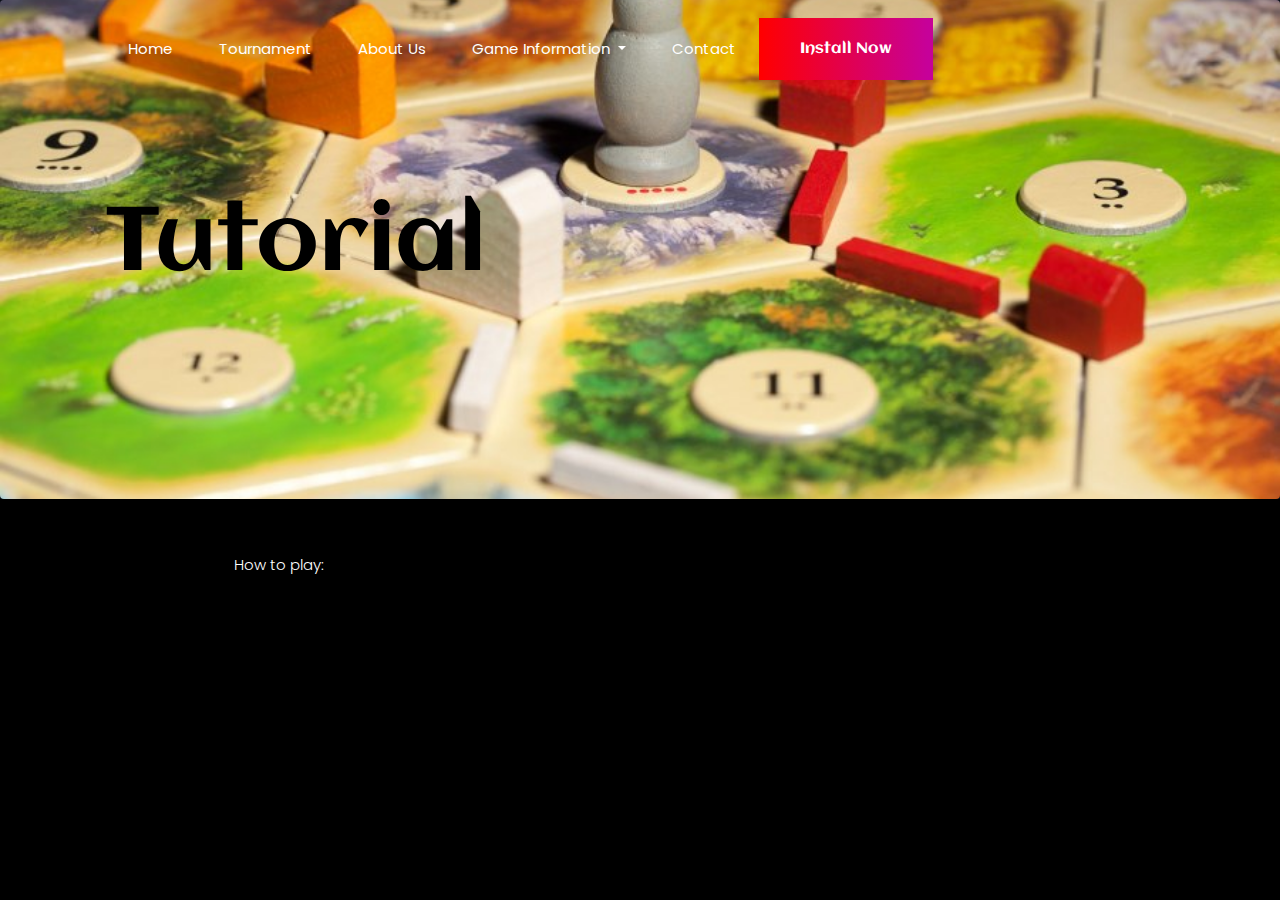
<file: tutorial.html>
<!doctype html>
<html lang="zxx">

<head>
    <!-- Required meta tags -->
    <meta charset="utf-8">
    <meta name="viewport" content="width=device-width, initial-scale=1, shrink-to-fit=no">
    <title>Settler of Catan</title>
    <link rel="icon" href="img/favicon.png">
    <!-- Bootstrap CSS -->
    <link rel="stylesheet" href="css/bootstrap.min.css">
    <!-- animate CSS -->
    <link rel="stylesheet" href="css/animate.css">
    <!-- owl carousel CSS -->
    <link rel="stylesheet" href="css/owl.carousel.min.css">
    <!-- font awesome CSS -->
    <link rel="stylesheet" href="css/all.css">
    <!-- flaticon CSS -->
    <link rel="stylesheet" href="css/flaticon.css">
    <link rel="stylesheet" href="css/themify-icons.css">
    <!-- font awesome CSS -->
    <link rel="stylesheet" href="css/magnific-popup.css">
    <!-- swiper CSS -->
    <link rel="stylesheet" href="css/slick.css">
    <!-- style CSS -->
    <link rel="stylesheet" href="css/style.css">
</head>

<body>
    <div class="body_bg">
        <!--::header part start::-->
        <header class="main_menu single_page_menu">
            <div class="container">
                <div class="row align-items-center">
                    <div class="col-lg-12">
                        <nav class="navbar navbar-expand-lg navbar-light">
                            <button class="navbar-toggler" type="button" data-toggle="collapse"
                                data-target="#navbarSupportedContent" aria-controls="navbarSupportedContent"
                                aria-expanded="false" aria-label="Toggle navigation">
                                <span class="menu_icon"><i class="fas fa-bars"></i></span>
                            </button>

                            <div class="collapse navbar-collapse main-menu-item" id="navbarSupportedContent">
                                <ul class="navbar-nav">
                                    <li class="nav-item">
                                        <a class="nav-link" href="index.html">Home</a>
                                    </li>
                                    <li class="nav-item">
                                        <a class="nav-link" href="tournament.html">Tournament</a>
                                    </li>
                                    <li class="nav-item">
                                        <a class="nav-link" href="aboutUs.html">About us</a>
                                    </li>
                                    <li class="nav-item dropdown">
                                        <a class="nav-link dropdown-toggle" href="gameRules.html" id="navbarDropdown"
                                            role="button" data-toggle="dropdown" aria-haspopup="true"
                                            aria-expanded="false">
                                            Game Information
                                        </a>
                                        <div class="dropdown-menu" aria-labelledby="navbarDropdown">
                                            <a class="dropdown-item" href="gameInfo.html"> Game Introduction</a>
                                            <a class="dropdown-item" href="gameRules.html">Game Rules</a>
                                        </div>
                                    </li>
                                    
                                    <li class="nav-item">
                                        <a class="nav-link" href="contact.html">Contact</a>
                                    </li>
                                </ul>
                            </div>
                            <a href="https://drive.google.com/file/d/125aeqCZlJV-uEfbK4uvS4KJlX1kFEx07/view?usp=sharing" class="btn_1 d-none d-sm-block">Install Now</a>
                        </nav>
                    </div>
                </div>
            </div>
        </header>

        <section class="breadcrumb breadcrumb_bg">
            <div class="container">
                <div class="row">
                    <div class="col-lg-12">
                        <div class="breadcrumb_iner text-center">
                            <div class="breadcrumb_iner_item">
                                <h2 style="color:black">Tutorial</h2>
                            </div>
                        </div>
                    </div>
                </div>
            </div>
        </section>
        <div class="tutorialDiv">
            <p>How to play:</p>
            
            <iframe width="560" height="315" src="https://www.youtube.com/embed/yh3tbXTsrMQ" frameborder="0" allow="accelerometer; autoplay; encrypted-media; gyroscope; picture-in-picture" allowfullscreen></iframe>
        </div>
    </div>
</body>
</file>
<file: css/flaticon.css>
/*
  	Flaticon icon font: Flaticon
  	Creation date: 13/06/2019 05:10
  	*/

@font-face {
  font-family: "Flaticon";
  src: url("../fonts/Flaticon.eot");
  src: url("../fonts/Flaticon.eot?#iefix") format("embedded-opentype"),
       url("../fonts/Flaticon.woff2") format("woff2"),
       url("../fonts/Flaticon.woff") format("woff"),
       url("../fonts/Flaticon.ttf") format("truetype"),
       url("../fonts/Flaticon.svg#Flaticon") format("svg");
  font-weight: normal;
  font-style: normal;
}

@media screen and (-webkit-min-device-pixel-ratio:0) {
  @font-face {
    font-family: "Flaticon";
    src: url("./Flaticon.svg#Flaticon") format("svg");
  }
}

[class^="flaticon-"]:before, [class*=" flaticon-"]:before,
[class^="flaticon-"]:after, [class*=" flaticon-"]:after {   
  font-family: Flaticon;
        font-size: 20px;
font-style: normal;
}

.flaticon-right-arrow:before { content: "\f100"; }
</file>
<file: css/themify-icons.css>
@font-face {
	font-family: 'themify';
	src:url('../fonts/themify.eot?-fvbane');
	src:url('../fonts/themify.eot?#iefix-fvbane') format('embedded-opentype'),
		url('../fonts/themify.woff?-fvbane') format('woff'),
		url('../fonts/themify.ttf?-fvbane') format('truetype'),
		url('../fonts/themify.svg?-fvbane#themify') format('svg');
	font-weight: normal;
	font-style: normal;
}

[class^="ti-"], [class*=" ti-"] {
	font-family: 'themify';
	speak: none;
	font-style: normal;
	font-weight: normal;
	font-variant: normal;
	text-transform: none;
	line-height: 1;

	/* Better Font Rendering =========== */
	-webkit-font-smoothing: antialiased;
	-moz-osx-font-smoothing: grayscale;
}

.ti-wand:before {
	content: "\e600";
}
.ti-volume:before {
	content: "\e601";
}
.ti-user:before {
	content: "\e602";
}
.ti-unlock:before {
	content: "\e603";
}
.ti-unlink:before {
	content: "\e604";
}
.ti-trash:before {
	content: "\e605";
}
.ti-thought:before {
	content: "\e606";
}
.ti-target:before {
	content: "\e607";
}
.ti-tag:before {
	content: "\e608";
}
.ti-tablet:before {
	content: "\e609";
}
.ti-star:before {
	content: "\e60a";
}
.ti-spray:before {
	content: "\e60b";
}
.ti-signal:before {
	content: "\e60c";
}
.ti-shopping-cart:before {
	content: "\e60d";
}
.ti-shopping-cart-full:before {
	content: "\e60e";
}
.ti-settings:before {
	content: "\e60f";
}
.ti-search:before {
	content: "\e610";
}
.ti-zoom-in:before {
	content: "\e611";
}
.ti-zoom-out:before {
	content: "\e612";
}
.ti-cut:before {
	content: "\e613";
}
.ti-ruler:before {
	content: "\e614";
}
.ti-ruler-pencil:before {
	content: "\e615";
}
.ti-ruler-alt:before {
	content: "\e616";
}
.ti-bookmark:before {
	content: "\e617";
}
.ti-bookmark-alt:before {
	content: "\e618";
}
.ti-reload:before {
	content: "\e619";
}
.ti-plus:before {
	content: "\e61a";
}
.ti-pin:before {
	content: "\e61b";
}
.ti-pencil:before {
	content: "\e61c";
}
.ti-pencil-alt:before {
	content: "\e61d";
}
.ti-paint-roller:before {
	content: "\e61e";
}
.ti-paint-bucket:before {
	content: "\e61f";
}
.ti-na:before {
	content: "\e620";
}
.ti-mobile:before {
	content: "\e621";
}
.ti-minus:before {
	content: "\e622";
}
.ti-medall:before {
	content: "\e623";
}
.ti-medall-alt:before {
	content: "\e624";
}
.ti-marker:before {
	content: "\e625";
}
.ti-marker-alt:before {
	content: "\e626";
}
.ti-arrow-up:before {
	content: "\e627";
}
.ti-arrow-right:before {
	content: "\e628";
}
.ti-arrow-left:before {
	content: "\e629";
}
.ti-arrow-down:before {
	content: "\e62a";
}
.ti-lock:before {
	content: "\e62b";
}
.ti-location-arrow:before {
	content: "\e62c";
}
.ti-link:before {
	content: "\e62d";
}
.ti-layout:before {
	content: "\e62e";
}
.ti-layers:before {
	content: "\e62f";
}
.ti-layers-alt:before {
	content: "\e630";
}
.ti-key:before {
	content: "\e631";
}
.ti-import:before {
	content: "\e632";
}
.ti-image:before {
	content: "\e633";
}
.ti-heart:before {
	content: "\e634";
}
.ti-heart-broken:before {
	content: "\e635";
}
.ti-hand-stop:before {
	content: "\e636";
}
.ti-hand-open:before {
	content: "\e637";
}
.ti-hand-drag:before {
	content: "\e638";
}
.ti-folder:before {
	content: "\e639";
}
.ti-flag:before {
	content: "\e63a";
}
.ti-flag-alt:before {
	content: "\e63b";
}
.ti-flag-alt-2:before {
	content: "\e63c";
}
.ti-eye:before {
	content: "\e63d";
}
.ti-export:before {
	content: "\e63e";
}
.ti-exchange-vertical:before {
	content: "\e63f";
}
.ti-desktop:before {
	content: "\e640";
}
.ti-cup:before {
	content: "\e641";
}
.ti-crown:before {
	content: "\e642";
}
.ti-comments:before {
	content: "\e643";
}
.ti-comment:before {
	content: "\e644";
}
.ti-comment-alt:before {
	content: "\e645";
}
.ti-close:before {
	content: "\e646";
}
.ti-clip:before {
	content: "\e647";
}
.ti-angle-up:before {
	content: "\e648";
}
.ti-angle-right:before {
	content: "\e649";
}
.ti-angle-left:before {
	content: "\e64a";
}
.ti-angle-down:before {
	content: "\e64b";
}
.ti-check:before {
	content: "\e64c";
}
.ti-check-box:before {
	content: "\e64d";
}
.ti-camera:before {
	content: "\e64e";
}
.ti-announcement:before {
	content: "\e64f";
}
.ti-brush:before {
	content: "\e650";
}
.ti-briefcase:before {
	content: "\e651";
}
.ti-bolt:before {
	content: "\e652";
}
.ti-bolt-alt:before {
	content: "\e653";
}
.ti-blackboard:before {
	content: "\e654";
}
.ti-bag:before {
	content: "\e655";
}
.ti-move:before {
	content: "\e656";
}
.ti-arrows-vertical:before {
	content: "\e657";
}
.ti-arrows-horizontal:before {
	content: "\e658";
}
.ti-fullscreen:before {
	content: "\e659";
}
.ti-arrow-top-right:before {
	content: "\e65a";
}
.ti-arrow-top-left:before {
	content: "\e65b";
}
.ti-arrow-circle-up:before {
	content: "\e65c";
}
.ti-arrow-circle-right:before {
	content: "\e65d";
}
.ti-arrow-circle-left:before {
	content: "\e65e";
}
.ti-arrow-circle-down:before {
	content: "\e65f";
}
.ti-angle-double-up:before {
	content: "\e660";
}
.ti-angle-double-right:before {
	content: "\e661";
}
.ti-angle-double-left:before {
	content: "\e662";
}
.ti-angle-double-down:before {
	content: "\e663";
}
.ti-zip:before {
	content: "\e664";
}
.ti-world:before {
	content: "\e665";
}
.ti-wheelchair:before {
	content: "\e666";
}
.ti-view-list:before {
	content: "\e667";
}
.ti-view-list-alt:before {
	content: "\e668";
}
.ti-view-grid:before {
	content: "\e669";
}
.ti-uppercase:before {
	content: "\e66a";
}
.ti-upload:before {
	content: "\e66b";
}
.ti-underline:before {
	content: "\e66c";
}
.ti-truck:before {
	content: "\e66d";
}
.ti-timer:before {
	content: "\e66e";
}
.ti-ticket:before {
	content: "\e66f";
}
.ti-thumb-up:before {
	content: "\e670";
}
.ti-thumb-down:before {
	content: "\e671";
}
.ti-text:before {
	content: "\e672";
}
.ti-stats-up:before {
	content: "\e673";
}
.ti-stats-down:before {
	content: "\e674";
}
.ti-split-v:before {
	content: "\e675";
}
.ti-split-h:before {
	content: "\e676";
}
.ti-smallcap:before {
	content: "\e677";
}
.ti-shine:before {
	content: "\e678";
}
.ti-shift-right:before {
	content: "\e679";
}
.ti-shift-left:before {
	content: "\e67a";
}
.ti-shield:before {
	content: "\e67b";
}
.ti-notepad:before {
	content: "\e67c";
}
.ti-server:before {
	content: "\e67d";
}
.ti-quote-right:before {
	content: "\e67e";
}
.ti-quote-left:before {
	content: "\e67f";
}
.ti-pulse:before {
	content: "\e680";
}
.ti-printer:before {
	content: "\e681";
}
.ti-power-off:before {
	content: "\e682";
}
.ti-plug:before {
	content: "\e683";
}
.ti-pie-chart:before {
	content: "\e684";
}
.ti-paragraph:before {
	content: "\e685";
}
.ti-panel:before {
	content: "\e686";
}
.ti-package:before {
	content: "\e687";
}
.ti-music:before {
	content: "\e688";
}
.ti-music-alt:before {
	content: "\e689";
}
.ti-mouse:before {
	content: "\e68a";
}
.ti-mouse-alt:before {
	content: "\e68b";
}
.ti-money:before {
	content: "\e68c";
}
.ti-microphone:before {
	content: "\e68d";
}
.ti-menu:before {
	content: "\e68e";
}
.ti-menu-alt:before {
	content: "\e68f";
}
.ti-map:before {
	content: "\e690";
}
.ti-map-alt:before {
	content: "\e691";
}
.ti-loop:before {
	content: "\e692";
}
.ti-location-pin:before {
	content: "\e693";
}
.ti-list:before {
	content: "\e694";
}
.ti-light-bulb:before {
	content: "\e695";
}
.ti-Italic:before {
	content: "\e696";
}
.ti-info:before {
	content: "\e697";
}
.ti-infinite:before {
	content: "\e698";
}
.ti-id-badge:before {
	content: "\e699";
}
.ti-hummer:before {
	content: "\e69a";
}
.ti-home:before {
	content: "\e69b";
}
.ti-help:before {
	content: "\e69c";
}
.ti-headphone:before {
	content: "\e69d";
}
.ti-harddrives:before {
	content: "\e69e";
}
.ti-harddrive:before {
	content: "\e69f";
}
.ti-gift:before {
	content: "\e6a0";
}
.ti-game:before {
	content: "\e6a1";
}
.ti-filter:before {
	content: "\e6a2";
}
.ti-files:before {
	content: "\e6a3";
}
.ti-file:before {
	content: "\e6a4";
}
.ti-eraser:before {
	content: "\e6a5";
}
.ti-envelope:before {
	content: "\e6a6";
}
.ti-download:before {
	content: "\e6a7";
}
.ti-direction:before {
	content: "\e6a8";
}
.ti-direction-alt:before {
	content: "\e6a9";
}
.ti-dashboard:before {
	content: "\e6aa";
}
.ti-control-stop:before {
	content: "\e6ab";
}
.ti-control-shuffle:before {
	content: "\e6ac";
}
.ti-control-play:before {
	content: "\e6ad";
}
.ti-control-pause:before {
	content: "\e6ae";
}
.ti-control-forward:before {
	content: "\e6af";
}
.ti-control-backward:before {
	content: "\e6b0";
}
.ti-cloud:before {
	content: "\e6b1";
}
.ti-cloud-up:before {
	content: "\e6b2";
}
.ti-cloud-down:before {
	content: "\e6b3";
}
.ti-clipboard:before {
	content: "\e6b4";
}
.ti-car:before {
	content: "\e6b5";
}
.ti-calendar:before {
	content: "\e6b6";
}
.ti-book:before {
	content: "\e6b7";
}
.ti-bell:before {
	content: "\e6b8";
}
.ti-basketball:before {
	content: "\e6b9";
}
.ti-bar-chart:before {
	content: "\e6ba";
}
.ti-bar-chart-alt:before {
	content: "\e6bb";
}
.ti-back-right:before {
	content: "\e6bc";
}
.ti-back-left:before {
	content: "\e6bd";
}
.ti-arrows-corner:before {
	content: "\e6be";
}
.ti-archive:before {
	content: "\e6bf";
}
.ti-anchor:before {
	content: "\e6c0";
}
.ti-align-right:before {
	content: "\e6c1";
}
.ti-align-left:before {
	content: "\e6c2";
}
.ti-align-justify:before {
	content: "\e6c3";
}
.ti-align-center:before {
	content: "\e6c4";
}
.ti-alert:before {
	content: "\e6c5";
}
.ti-alarm-clock:before {
	content: "\e6c6";
}
.ti-agenda:before {
	content: "\e6c7";
}
.ti-write:before {
	content: "\e6c8";
}
.ti-window:before {
	content: "\e6c9";
}
.ti-widgetized:before {
	content: "\e6ca";
}
.ti-widget:before {
	content: "\e6cb";
}
.ti-widget-alt:before {
	content: "\e6cc";
}
.ti-wallet:before {
	content: "\e6cd";
}
.ti-video-clapper:before {
	content: "\e6ce";
}
.ti-video-camera:before {
	content: "\e6cf";
}
.ti-vector:before {
	content: "\e6d0";
}
.ti-themify-logo:before {
	content: "\e6d1";
}
.ti-themify-favicon:before {
	content: "\e6d2";
}
.ti-themify-favicon-alt:before {
	content: "\e6d3";
}
.ti-support:before {
	content: "\e6d4";
}
.ti-stamp:before {
	content: "\e6d5";
}
.ti-split-v-alt:before {
	content: "\e6d6";
}
.ti-slice:before {
	content: "\e6d7";
}
.ti-shortcode:before {
	content: "\e6d8";
}
.ti-shift-right-alt:before {
	content: "\e6d9";
}
.ti-shift-left-alt:before {
	content: "\e6da";
}
.ti-ruler-alt-2:before {
	content: "\e6db";
}
.ti-receipt:before {
	content: "\e6dc";
}
.ti-pin2:before {
	content: "\e6dd";
}
.ti-pin-alt:before {
	content: "\e6de";
}
.ti-pencil-alt2:before {
	content: "\e6df";
}
.ti-palette:before {
	content: "\e6e0";
}
.ti-more:before {
	content: "\e6e1";
}
.ti-more-alt:before {
	content: "\e6e2";
}
.ti-microphone-alt:before {
	content: "\e6e3";
}
.ti-magnet:before {
	content: "\e6e4";
}
.ti-line-double:before {
	content: "\e6e5";
}
.ti-line-dotted:before {
	content: "\e6e6";
}
.ti-line-dashed:before {
	content: "\e6e7";
}
.ti-layout-width-full:before {
	content: "\e6e8";
}
.ti-layout-width-default:before {
	content: "\e6e9";
}
.ti-layout-width-default-alt:before {
	content: "\e6ea";
}
.ti-layout-tab:before {
	content: "\e6eb";
}
.ti-layout-tab-window:before {
	content: "\e6ec";
}
.ti-layout-tab-v:before {
	content: "\e6ed";
}
.ti-layout-tab-min:before {
	content: "\e6ee";
}
.ti-layout-slider:before {
	content: "\e6ef";
}
.ti-layout-slider-alt:before {
	content: "\e6f0";
}
.ti-layout-sidebar-right:before {
	content: "\e6f1";
}
.ti-layout-sidebar-none:before {
	content: "\e6f2";
}
.ti-layout-sidebar-left:before {
	content: "\e6f3";
}
.ti-layout-placeholder:before {
	content: "\e6f4";
}
.ti-layout-menu:before {
	content: "\e6f5";
}
.ti-layout-menu-v:before {
	content: "\e6f6";
}
.ti-layout-menu-separated:before {
	content: "\e6f7";
}
.ti-layout-menu-full:before {
	content: "\e6f8";
}
.ti-layout-media-right-alt:before {
	content: "\e6f9";
}
.ti-layout-media-right:before {
	content: "\e6fa";
}
.ti-layout-media-overlay:before {
	content: "\e6fb";
}
.ti-layout-media-overlay-alt:before {
	content: "\e6fc";
}
.ti-layout-media-overlay-alt-2:before {
	content: "\e6fd";
}
.ti-layout-media-left-alt:before {
	content: "\e6fe";
}
.ti-layout-media-left:before {
	content: "\e6ff";
}
.ti-layout-media-center-alt:before {
	content: "\e700";
}
.ti-layout-media-center:before {
	content: "\e701";
}
.ti-layout-list-thumb:before {
	content: "\e702";
}
.ti-layout-list-thumb-alt:before {
	content: "\e703";
}
.ti-layout-list-post:before {
	content: "\e704";
}
.ti-layout-list-large-image:before {
	content: "\e705";
}
.ti-layout-line-solid:before {
	content: "\e706";
}
.ti-layout-grid4:before {
	content: "\e707";
}
.ti-layout-grid3:before {
	content: "\e708";
}
.ti-layout-grid2:before {
	content: "\e709";
}
.ti-layout-grid2-thumb:before {
	content: "\e70a";
}
.ti-layout-cta-right:before {
	content: "\e70b";
}
.ti-layout-cta-left:before {
	content: "\e70c";
}
.ti-layout-cta-center:before {
	content: "\e70d";
}
.ti-layout-cta-btn-right:before {
	content: "\e70e";
}
.ti-layout-cta-btn-left:before {
	content: "\e70f";
}
.ti-layout-column4:before {
	content: "\e710";
}
.ti-layout-column3:before {
	content: "\e711";
}
.ti-layout-column2:before {
	content: "\e712";
}
.ti-layout-accordion-separated:before {
	content: "\e713";
}
.ti-layout-accordion-merged:before {
	content: "\e714";
}
.ti-layout-accordion-list:before {
	content: "\e715";
}
.ti-ink-pen:before {
	content: "\e716";
}
.ti-info-alt:before {
	content: "\e717";
}
.ti-help-alt:before {
	content: "\e718";
}
.ti-headphone-alt:before {
	content: "\e719";
}
.ti-hand-point-up:before {
	content: "\e71a";
}
.ti-hand-point-right:before {
	content: "\e71b";
}
.ti-hand-point-left:before {
	content: "\e71c";
}
.ti-hand-point-down:before {
	content: "\e71d";
}
.ti-gallery:before {
	content: "\e71e";
}
.ti-face-smile:before {
	content: "\e71f";
}
.ti-face-sad:before {
	content: "\e720";
}
.ti-credit-card:before {
	content: "\e721";
}
.ti-control-skip-forward:before {
	content: "\e722";
}
.ti-control-skip-backward:before {
	content: "\e723";
}
.ti-control-record:before {
	content: "\e724";
}
.ti-control-eject:before {
	content: "\e725";
}
.ti-comments-smiley:before {
	content: "\e726";
}
.ti-brush-alt:before {
	content: "\e727";
}
.ti-youtube:before {
	content: "\e728";
}
.ti-vimeo:before {
	content: "\e729";
}
.ti-twitter:before {
	content: "\e72a";
}
.ti-time:before {
	content: "\e72b";
}
.ti-tumblr:before {
	content: "\e72c";
}
.ti-skype:before {
	content: "\e72d";
}
.ti-share:before {
	content: "\e72e";
}
.ti-share-alt:before {
	content: "\e72f";
}
.ti-rocket:before {
	content: "\e730";
}
.ti-pinterest:before {
	content: "\e731";
}
.ti-new-window:before {
	content: "\e732";
}
.ti-microsoft:before {
	content: "\e733";
}
.ti-list-ol:before {
	content: "\e734";
}
.ti-linkedin:before {
	content: "\e735";
}
.ti-layout-sidebar-2:before {
	content: "\e736";
}
.ti-layout-grid4-alt:before {
	content: "\e737";
}
.ti-layout-grid3-alt:before {
	content: "\e738";
}
.ti-layout-grid2-alt:before {
	content: "\e739";
}
.ti-layout-column4-alt:before {
	content: "\e73a";
}
.ti-layout-column3-alt:before {
	content: "\e73b";
}
.ti-layout-column2-alt:before {
	content: "\e73c";
}
.ti-instagram:before {
	content: "\e73d";
}
.ti-google:before {
	content: "\e73e";
}
.ti-github:before {
	content: "\e73f";
}
.ti-flickr:before {
	content: "\e740";
}
.ti-facebook:before {
	content: "\e741";
}
.ti-dropbox:before {
	content: "\e742";
}
.ti-dribbble:before {
	content: "\e743";
}
.ti-apple:before {
	content: "\e744";
}
.ti-android:before {
	content: "\e745";
}
.ti-save:before {
	content: "\e746";
}
.ti-save-alt:before {
	content: "\e747";
}
.ti-yahoo:before {
	content: "\e748";
}
.ti-wordpress:before {
	content: "\e749";
}
.ti-vimeo-alt:before {
	content: "\e74a";
}
.ti-twitter-alt:before {
	content: "\e74b";
}
.ti-tumblr-alt:before {
	content: "\e74c";
}
.ti-trello:before {
	content: "\e74d";
}
.ti-stack-overflow:before {
	content: "\e74e";
}
.ti-soundcloud:before {
	content: "\e74f";
}
.ti-sharethis:before {
	content: "\e750";
}
.ti-sharethis-alt:before {
	content: "\e751";
}
.ti-reddit:before {
	content: "\e752";
}
.ti-pinterest-alt:before {
	content: "\e753";
}
.ti-microsoft-alt:before {
	content: "\e754";
}
.ti-linux:before {
	content: "\e755";
}
.ti-jsfiddle:before {
	content: "\e756";
}
.ti-joomla:before {
	content: "\e757";
}
.ti-html5:before {
	content: "\e758";
}
.ti-flickr-alt:before {
	content: "\e759";
}
.ti-email:before {
	content: "\e75a";
}
.ti-drupal:before {
	content: "\e75b";
}
.ti-dropbox-alt:before {
	content: "\e75c";
}
.ti-css3:before {
	content: "\e75d";
}
.ti-rss:before {
	content: "\e75e";
}
.ti-rss-alt:before {
	content: "\e75f";
}
</file>
<file: css/style.css>
/**************** extend css start ****************/
@import url("https://fonts.googleapis.com/css?family=Aclonica|Poppins:300,400,500,600&display=swap");
/* line 2, ../../01 cl html template/03_jun 2019/186_Gaiming_html/sass/_extends.scss */
.btn_1, .live_stareams .live_stareams_slide .live_stareams_slide_img:after, .Latest_War .Latest_War_text:after, .gallery_part .single_gallery_item .single_gallery_item_iner:after, .footer_part .single_footer_part .mail_part .email_icon {
  background-image: -webkit-gradient(linear, right top, left top, from(#ff0000), color-stop(51%, #c6019a), to(#ff0000));
  background-image: -webkit-linear-gradient(right, #ff0000 0%, #c6019a 51%, #ff0000 100%);
  background-image: -o-linear-gradient(right, #ff0000 0%, #c6019a 51%, #ff0000 100%);
  background-image: linear-gradient(to left, #ff0000 0%, #c6019a 51%, #ff0000 100%);
}

/* line 8, ../../01 cl html template/03_jun 2019/186_Gaiming_html/sass/_extends.scss */
.main_menu .main-menu-item .nav-item a:before {
  background-image: -webkit-gradient(linear, right top, left top, from(#c6019a), to(#ff0000));
  background-image: -webkit-linear-gradient(right, #c6019a 0%, #ff0000 100%);
  background-image: -o-linear-gradient(right, #c6019a 0%, #ff0000 100%);
  background-image: linear-gradient(to left, #c6019a 0%, #ff0000 100%);
}

/* line 14, ../../01 cl html template/03_jun 2019/186_Gaiming_html/sass/_extends.scss */
.cta_part .banner_btn_1:hover, .cta_part .banner_btn_2:hover {
  background-image: -webkit-gradient(linear, right top, left top, from(#57ddff), color-stop(51%, #57ddff), to(#57ddff));
  background-image: -webkit-linear-gradient(right, #57ddff 0%, #57ddff 51%, #57ddff 100%);
  background-image: -o-linear-gradient(right, #57ddff 0%, #57ddff 51%, #57ddff 100%);
  background-image: linear-gradient(to left, #57ddff 0%, #57ddff 51%, #57ddff 100%);
}

/* line 26, ../../01 cl html template/03_jun 2019/186_Gaiming_html/sass/_extends.scss */
.single_page_menu .main-menu-item .nav-item a:before {
  background: -moz-linear-gradient(16deg, #000 0%, #000 100%);
  background: -webkit-linear-gradient(16deg, #000 0%, #000 100%);
  background: -ms-linear-gradient(16deg, #000 0%, #000 100%);
}

/**************** extend css start ****************/
/**************** common css start ****************/
/* line 3, ../../01 cl html template/03_jun 2019/186_Gaiming_html/sass/_common.scss */
body {
  font-family: "Aclonica", sans-serif;
  padding: 0;
  margin: 0;
  font-size: 14px;
}

/* line 9, ../../01 cl html template/03_jun 2019/186_Gaiming_html/sass/_common.scss */
.message_submit_form:focus {
  outline: none;
}

/* line 12, ../../01 cl html template/03_jun 2019/186_Gaiming_html/sass/_common.scss */
input:hover, input:focus {
  outline: none !important;
}

/* line 15, ../../01 cl html template/03_jun 2019/186_Gaiming_html/sass/_common.scss */
.gray_bg {
  background-color: #f7f7f7;
}

/* line 18, ../../01 cl html template/03_jun 2019/186_Gaiming_html/sass/_common.scss */
.section_padding {
  padding: 140px 0px;
}

@media only screen and (min-width: 992px) and (max-width: 1200px) {
  /* line 18, ../../01 cl html template/03_jun 2019/186_Gaiming_html/sass/_common.scss */
  .section_padding {
    padding: 100px 0px;
  }
}

@media only screen and (min-width: 768px) and (max-width: 991px) {
  /* line 18, ../../01 cl html template/03_jun 2019/186_Gaiming_html/sass/_common.scss */
  .section_padding {
    padding: 70px 0px;
  }
}

@media (max-width: 576px) {
  /* line 18, ../../01 cl html template/03_jun 2019/186_Gaiming_html/sass/_common.scss */
  .section_padding {
    padding: 70px 0px;
  }
}

@media only screen and (min-width: 576px) and (max-width: 767px) {
  /* line 18, ../../01 cl html template/03_jun 2019/186_Gaiming_html/sass/_common.scss */
  .section_padding {
    padding: 70px 0px;
  }
}

/* line 33, ../../01 cl html template/03_jun 2019/186_Gaiming_html/sass/_common.scss */
.single_padding_top {
  padding-top: 140px !important;
}

@media only screen and (min-width: 992px) and (max-width: 1200px) {
  /* line 33, ../../01 cl html template/03_jun 2019/186_Gaiming_html/sass/_common.scss */
  .single_padding_top {
    padding-top: 70px !important;
  }
}

@media only screen and (min-width: 768px) and (max-width: 991px) {
  /* line 33, ../../01 cl html template/03_jun 2019/186_Gaiming_html/sass/_common.scss */
  .single_padding_top {
    padding-top: 70px !important;
  }
}

@media (max-width: 576px) {
  /* line 33, ../../01 cl html template/03_jun 2019/186_Gaiming_html/sass/_common.scss */
  .single_padding_top {
    padding-top: 70px !important;
  }
}

@media only screen and (min-width: 576px) and (max-width: 767px) {
  /* line 33, ../../01 cl html template/03_jun 2019/186_Gaiming_html/sass/_common.scss */
  .single_padding_top {
    padding-top: 100px !important;
  }
}

/* line 48, ../../01 cl html template/03_jun 2019/186_Gaiming_html/sass/_common.scss */
.padding_top {
  padding-top: 140px;
}

@media only screen and (min-width: 992px) and (max-width: 1200px) {
  /* line 48, ../../01 cl html template/03_jun 2019/186_Gaiming_html/sass/_common.scss */
  .padding_top {
    padding-top: 100px;
  }
}

@media only screen and (min-width: 768px) and (max-width: 991px) {
  /* line 48, ../../01 cl html template/03_jun 2019/186_Gaiming_html/sass/_common.scss */
  .padding_top {
    padding-top: 70px;
  }
}

@media (max-width: 576px) {
  /* line 48, ../../01 cl html template/03_jun 2019/186_Gaiming_html/sass/_common.scss */
  .padding_top {
    padding-top: 70px;
  }
}

@media only screen and (min-width: 576px) and (max-width: 767px) {
  /* line 48, ../../01 cl html template/03_jun 2019/186_Gaiming_html/sass/_common.scss */
  .padding_top {
    padding-top: 70px;
  }
}

/* line 63, ../../01 cl html template/03_jun 2019/186_Gaiming_html/sass/_common.scss */
.padding_bottom {
  padding-bottom: 140px;
}

@media only screen and (min-width: 992px) and (max-width: 1200px) {
  /* line 63, ../../01 cl html template/03_jun 2019/186_Gaiming_html/sass/_common.scss */
  .padding_bottom {
    padding-bottom: 100px;
  }
}

@media only screen and (min-width: 768px) and (max-width: 991px) {
  /* line 63, ../../01 cl html template/03_jun 2019/186_Gaiming_html/sass/_common.scss */
  .padding_bottom {
    padding-bottom: 70px;
  }
}

@media (max-width: 576px) {
  /* line 63, ../../01 cl html template/03_jun 2019/186_Gaiming_html/sass/_common.scss */
  .padding_bottom {
    padding-bottom: 70px;
  }
}

@media only screen and (min-width: 576px) and (max-width: 767px) {
  /* line 63, ../../01 cl html template/03_jun 2019/186_Gaiming_html/sass/_common.scss */
  .padding_bottom {
    padding-bottom: 70px;
  }
}

/* line 78, ../../01 cl html template/03_jun 2019/186_Gaiming_html/sass/_common.scss */
a {
  text-decoration: none;
  -webkit-transition: 0.5s;
  transition: 0.5s;
}

/* line 81, ../../01 cl html template/03_jun 2019/186_Gaiming_html/sass/_common.scss */
a:hover {
  outline: none;
  text-decoration: none;
}

/* line 87, ../../01 cl html template/03_jun 2019/186_Gaiming_html/sass/_common.scss */
h1, h2, h3, h4, h5, h6 {
  color: #fff;
  font-family: "Aclonica", sans-serif;
}

/* line 91, ../../01 cl html template/03_jun 2019/186_Gaiming_html/sass/_common.scss */
p {
  font-family: "Poppins", sans-serif;
  line-height: 29px;
  font-size: 15px;
  margin-bottom: 0px;
  color: #fff;
  font-weight: 300;
}

/* line 99, ../../01 cl html template/03_jun 2019/186_Gaiming_html/sass/_common.scss */
h2 {
  font-size: 44px;
  line-height: 28px;
  font-weight: 600;
  line-height: 1.222;
}

@media (max-width: 576px) {
  /* line 99, ../../01 cl html template/03_jun 2019/186_Gaiming_html/sass/_common.scss */
  h2 {
    font-size: 22px;
    line-height: 25px;
  }
}

@media only screen and (min-width: 576px) and (max-width: 767px) {
  /* line 99, ../../01 cl html template/03_jun 2019/186_Gaiming_html/sass/_common.scss */
  h2 {
    font-size: 24px;
    line-height: 25px;
  }
}

/* line 115, ../../01 cl html template/03_jun 2019/186_Gaiming_html/sass/_common.scss */
h3 {
  font-size: 24px;
  line-height: 25px;
}

@media (max-width: 576px) {
  /* line 115, ../../01 cl html template/03_jun 2019/186_Gaiming_html/sass/_common.scss */
  h3 {
    font-size: 20px;
  }
}

/* line 124, ../../01 cl html template/03_jun 2019/186_Gaiming_html/sass/_common.scss */
h5 {
  font-size: 18px;
  line-height: 22px;
}

/* line 129, ../../01 cl html template/03_jun 2019/186_Gaiming_html/sass/_common.scss */
img {
  max-width: 100%;
}

/* line 132, ../../01 cl html template/03_jun 2019/186_Gaiming_html/sass/_common.scss */
a:focus, .button:focus, button:focus, .btn:focus {
  text-decoration: none;
  outline: none;
  box-shadow: none;
  -webkit-transition: 1s;
  transition: 1s;
}

/* line 139, ../../01 cl html template/03_jun 2019/186_Gaiming_html/sass/_common.scss */
.section_tittle {
  margin-bottom: 80px;
}

@media (max-width: 991px) {
  /* line 139, ../../01 cl html template/03_jun 2019/186_Gaiming_html/sass/_common.scss */
  .section_tittle {
    margin-bottom: 40px;
  }
}

@media only screen and (min-width: 992px) and (max-width: 1200px) {
  /* line 139, ../../01 cl html template/03_jun 2019/186_Gaiming_html/sass/_common.scss */
  .section_tittle {
    margin-bottom: 50px;
  }
}

/* line 147, ../../01 cl html template/03_jun 2019/186_Gaiming_html/sass/_common.scss */
.section_tittle h2 {
  font-size: 45px;
  color: #fff;
  line-height: 50px;
  font-weight: 500;
  position: relative;
  margin-bottom: 28px;
}

@media (max-width: 576px) {
  /* line 147, ../../01 cl html template/03_jun 2019/186_Gaiming_html/sass/_common.scss */
  .section_tittle h2 {
    font-size: 25px;
    line-height: 35px;
    margin-bottom: 15px;
  }
}

@media only screen and (min-width: 576px) and (max-width: 767px) {
  /* line 147, ../../01 cl html template/03_jun 2019/186_Gaiming_html/sass/_common.scss */
  .section_tittle h2 {
    font-size: 25px;
    line-height: 35px;
    margin-bottom: 15px;
  }
}

@media only screen and (min-width: 768px) and (max-width: 991px) {
  /* line 147, ../../01 cl html template/03_jun 2019/186_Gaiming_html/sass/_common.scss */
  .section_tittle h2 {
    font-size: 30px;
    line-height: 40px;
    margin-bottom: 15px;
  }
}

@media only screen and (min-width: 992px) and (max-width: 1200px) {
  /* line 147, ../../01 cl html template/03_jun 2019/186_Gaiming_html/sass/_common.scss */
  .section_tittle h2 {
    font-size: 35px;
    line-height: 40px;
  }
}

/* line 175, ../../01 cl html template/03_jun 2019/186_Gaiming_html/sass/_common.scss */
.section_tittle p {
  text-transform: capitalize;
  line-height: 30px;
  font-family: "Poppins", sans-serif;
}

@media (max-width: 576px) {
  /* line 175, ../../01 cl html template/03_jun 2019/186_Gaiming_html/sass/_common.scss */
  .section_tittle p {
    margin-bottom: 10px;
  }
}

@media only screen and (min-width: 576px) and (max-width: 767px) {
  /* line 175, ../../01 cl html template/03_jun 2019/186_Gaiming_html/sass/_common.scss */
  .section_tittle p {
    margin-bottom: 10px;
  }
}

@media only screen and (min-width: 768px) and (max-width: 991px) {
  /* line 175, ../../01 cl html template/03_jun 2019/186_Gaiming_html/sass/_common.scss */
  .section_tittle p {
    margin-bottom: 10px;
  }
}

@media only screen and (min-width: 992px) and (max-width: 1200px) {
  /* line 175, ../../01 cl html template/03_jun 2019/186_Gaiming_html/sass/_common.scss */
  .section_tittle p {
    margin-bottom: 10px;
  }
}

/* line 193, ../../01 cl html template/03_jun 2019/186_Gaiming_html/sass/_common.scss */
ul {
  list-style: none;
  margin: 0;
  padding: 0;
}

/* line 198, ../../01 cl html template/03_jun 2019/186_Gaiming_html/sass/_common.scss */
.mb_110 {
  margin-bottom: 110px;
}

@media (max-width: 576px) {
  /* line 198, ../../01 cl html template/03_jun 2019/186_Gaiming_html/sass/_common.scss */
  .mb_110 {
    margin-bottom: 220px;
  }
}

/* line 205, ../../01 cl html template/03_jun 2019/186_Gaiming_html/sass/_common.scss */
.mt_130 {
  margin-top: 130px;
}

@media (max-width: 576px) {
  /* line 205, ../../01 cl html template/03_jun 2019/186_Gaiming_html/sass/_common.scss */
  .mt_130 {
    margin-top: 70px;
  }
}

@media only screen and (min-width: 576px) and (max-width: 767px) {
  /* line 205, ../../01 cl html template/03_jun 2019/186_Gaiming_html/sass/_common.scss */
  .mt_130 {
    margin-top: 70px;
  }
}

@media only screen and (min-width: 768px) and (max-width: 991px) {
  /* line 205, ../../01 cl html template/03_jun 2019/186_Gaiming_html/sass/_common.scss */
  .mt_130 {
    margin-top: 70px;
  }
}

@media only screen and (min-width: 992px) and (max-width: 1200px) {
  /* line 205, ../../01 cl html template/03_jun 2019/186_Gaiming_html/sass/_common.scss */
  .mt_130 {
    margin-top: 70px;
  }
}

/* line 220, ../../01 cl html template/03_jun 2019/186_Gaiming_html/sass/_common.scss */
.mb_130 {
  margin-bottom: 140px;
}

@media (max-width: 991px) {
  /* line 220, ../../01 cl html template/03_jun 2019/186_Gaiming_html/sass/_common.scss */
  .mb_130 {
    margin-bottom: 70px;
  }
}

@media only screen and (min-width: 992px) and (max-width: 1200px) {
  /* line 220, ../../01 cl html template/03_jun 2019/186_Gaiming_html/sass/_common.scss */
  .mb_130 {
    margin-bottom: 100px;
  }
}

/* line 229, ../../01 cl html template/03_jun 2019/186_Gaiming_html/sass/_common.scss */
.padding_less_40 {
  margin-bottom: -50px;
}

/* line 232, ../../01 cl html template/03_jun 2019/186_Gaiming_html/sass/_common.scss */
.z_index {
  z-index: 9 !important;
  position: relative;
}

@media only screen and (min-width: 1200px) and (max-width: 3640px) {
  /* line 238, ../../01 cl html template/03_jun 2019/186_Gaiming_html/sass/_common.scss */
  .container {
    max-width: 1200px;
  }
}

@media (max-width: 1200px) {
  /* line 243, ../../01 cl html template/03_jun 2019/186_Gaiming_html/sass/_common.scss */
  [class*="hero-ani-"] {
    display: none !important;
  }
}

/* line 247, ../../01 cl html template/03_jun 2019/186_Gaiming_html/sass/_common.scss */
.body_bg {
  background-image: url("../img/body_bg.png");
  background-position: center;
  background-repeat: no-repeat;
  background-size: cover;
}

/* line 251, ../../01 cl html template/03_jun 2019/186_Gaiming_html/sass/_common.scss */
.black .footer_top {
  padding: 65px 0 100px !important;
}

@media (max-width: 991px) {
  /* line 251, ../../01 cl html template/03_jun 2019/186_Gaiming_html/sass/_common.scss */
  .black .footer_top {
    padding: 70px 0;
  }
}

@media only screen and (min-width: 992px) and (max-width: 1200px) {
  /* line 251, ../../01 cl html template/03_jun 2019/186_Gaiming_html/sass/_common.scss */
  .black .footer_top {
    padding: 100px 0;
  }
}

/* line 260, ../../01 cl html template/03_jun 2019/186_Gaiming_html/sass/_common.scss */
.black p {
  color: #888888;
}

/* line 263, ../../01 cl html template/03_jun 2019/186_Gaiming_html/sass/_common.scss */
.black h2, .black h3, .black h4, .black h5 {
  color: #2f2d4e;
}

/* line 266, ../../01 cl html template/03_jun 2019/186_Gaiming_html/sass/_common.scss */
.black .copygight_text {
  background-color: #ebebeb !important;
}

/**************** common css end ****************/
/* Main Button Area css
============================================================================================ */
/* line 3, ../../01 cl html template/03_jun 2019/186_Gaiming_html/sass/_button.scss */
.submit_btn {
  width: auto;
  display: inline-block;
  background: #fff;
  padding: 0px 50px;
  color: #fff;
  font-size: 13px;
  font-weight: 500;
  line-height: 50px;
  border-radius: 5px;
  outline: none !important;
  box-shadow: none !important;
  text-align: center;
  border: 1px solid #edeff2;
  cursor: pointer;
  -webkit-transition: 0.5s;
  transition: 0.5s;
}

/* line 19, ../../01 cl html template/03_jun 2019/186_Gaiming_html/sass/_button.scss */
.submit_btn:hover {
  background: transparent;
}

/* line 24, ../../01 cl html template/03_jun 2019/186_Gaiming_html/sass/_button.scss */
.btn_1 {
  display: inline-block;
  padding: 18.5px 40px;
  border-radius: 0;
  font-size: 15px;
  font-family: "Aclonica", sans-serif;
  font-weight: 500;
  color: #fff;
  -o-transition: all .4s ease-in-out;
  -webkit-transition: all .4s ease-in-out;
  transition: all .4s ease-in-out;
  text-transform: capitalize;
  background-size: 200% auto;
  border: 1px solid transparent;
}

/* line 39, ../../01 cl html template/03_jun 2019/186_Gaiming_html/sass/_button.scss */
.btn_1:hover {
  color: #fff !important;
  background-position: right center;
}

@media (max-width: 576px) {
  /* line 24, ../../01 cl html template/03_jun 2019/186_Gaiming_html/sass/_button.scss */
  .btn_1 {
    padding: 10px 30px;
    margin-top: 20px;
  }
}

@media only screen and (min-width: 576px) and (max-width: 767px) {
  /* line 24, ../../01 cl html template/03_jun 2019/186_Gaiming_html/sass/_button.scss */
  .btn_1 {
    padding: 10px 30px;
    margin-top: 20px;
  }
}

@media only screen and (min-width: 768px) and (max-width: 991px) {
  /* line 24, ../../01 cl html template/03_jun 2019/186_Gaiming_html/sass/_button.scss */
  .btn_1 {
    padding: 10px 30px;
    margin-top: 25px;
  }
}

/* line 60, ../../01 cl html template/03_jun 2019/186_Gaiming_html/sass/_button.scss */
.btn_2 {
  display: inline-block;
  padding: 18.5px 40px;
  border-radius: 0;
  background-color: #fff;
  font-size: 15px;
  font-family: "Aclonica", sans-serif;
  font-weight: 500;
  color: #1a1a1a;
  -o-transition: all .4s ease-in-out;
  -webkit-transition: all .4s ease-in-out;
  transition: all .4s ease-in-out;
  text-transform: capitalize;
  border: 1px solid #8f9091;
  background-size: 200% auto;
}

/* line 75, ../../01 cl html template/03_jun 2019/186_Gaiming_html/sass/_button.scss */
.btn_2:hover {
  color: #fff !important;
  border: 1px solid #ff0000;
  background-position: right center;
  background-color: #ff0000;
}

@media (max-width: 576px) {
  /* line 60, ../../01 cl html template/03_jun 2019/186_Gaiming_html/sass/_button.scss */
  .btn_2 {
    padding: 10px 30px;
    margin-top: 20px;
  }
}

@media only screen and (min-width: 576px) and (max-width: 767px) {
  /* line 60, ../../01 cl html template/03_jun 2019/186_Gaiming_html/sass/_button.scss */
  .btn_2 {
    padding: 10px 30px;
    margin-top: 20px;
  }
}

@media only screen and (min-width: 768px) and (max-width: 991px) {
  /* line 60, ../../01 cl html template/03_jun 2019/186_Gaiming_html/sass/_button.scss */
  .btn_2 {
    padding: 10px 30px;
    margin-top: 25px;
  }
}

/* line 97, ../../01 cl html template/03_jun 2019/186_Gaiming_html/sass/_button.scss */
.btn_4 {
  color: #ff0000;
  font-size: 15px;
  font-weight: 700;
  margin-top: 53px;
  display: inline-block;
}

@media (max-width: 991px) {
  /* line 97, ../../01 cl html template/03_jun 2019/186_Gaiming_html/sass/_button.scss */
  .btn_4 {
    margin-top: 30px;
  }
}

/* line 109, ../../01 cl html template/03_jun 2019/186_Gaiming_html/sass/_button.scss */
.btn_4 img {
  width: 20px;
  margin-left: 15px;
}

/*=================== custom button rule start ====================*/
/* line 117, ../../01 cl html template/03_jun 2019/186_Gaiming_html/sass/_button.scss */
.button {
  display: inline-block;
  border: 1px solid transparent;
  font-size: 15px;
  font-weight: 500;
  padding: 12px 54px;
  border-radius: 4px;
  color: #fff;
  border: 1px solid #edeff2;
  text-transform: uppercase;
  background-color: #ff0000;
  cursor: pointer;
  -webkit-transition: 0.5s;
  transition: 0.5s;
}

@media (max-width: 767px) {
  /* line 117, ../../01 cl html template/03_jun 2019/186_Gaiming_html/sass/_button.scss */
  .button {
    font-size: 13px;
    padding: 9px 24px;
  }
}

/* line 136, ../../01 cl html template/03_jun 2019/186_Gaiming_html/sass/_button.scss */
.button:hover {
  color: #fff;
}

/* line 141, ../../01 cl html template/03_jun 2019/186_Gaiming_html/sass/_button.scss */
.button-link {
  letter-spacing: 0;
  color: #3b1d82;
  border: 0;
  padding: 0;
}

/* line 147, ../../01 cl html template/03_jun 2019/186_Gaiming_html/sass/_button.scss */
.button-link:hover {
  background: transparent;
  color: #3b1d82;
}

/* line 153, ../../01 cl html template/03_jun 2019/186_Gaiming_html/sass/_button.scss */
.button-header {
  color: #fff;
  border-color: #edeff2;
}

/* line 157, ../../01 cl html template/03_jun 2019/186_Gaiming_html/sass/_button.scss */
.button-header:hover {
  background: #b8024c;
  color: #fff;
}

/* line 163, ../../01 cl html template/03_jun 2019/186_Gaiming_html/sass/_button.scss */
.button-contactForm {
  color: #fff;
  border-color: #edeff2;
  padding: 12px 25px;
}

/* End Main Button Area css
============================================================================================ */
/* Start Blog Area css
============================================================================================ */
/* line 5, ../../01 cl html template/03_jun 2019/186_Gaiming_html/sass/_blog.scss */
.latest-blog-area .area-heading {
  margin-bottom: 70px;
}

/* line 10, ../../01 cl html template/03_jun 2019/186_Gaiming_html/sass/_blog.scss */
.blog_area a {
  color: #666666 !important;
  text-decoration: none;
  -webkit-transition: 0.5s;
  transition: 0.5s;
}

/* line 14, ../../01 cl html template/03_jun 2019/186_Gaiming_html/sass/_blog.scss */
.blog_area a:hover, .blog_area a :hover {
  color: #ff0000;
}

/* line 18, ../../01 cl html template/03_jun 2019/186_Gaiming_html/sass/_blog.scss */
.blog_area p {
  color: #888888;
}

/* line 21, ../../01 cl html template/03_jun 2019/186_Gaiming_html/sass/_blog.scss */
.blog_area h1, .blog_area h2, .blog_area h3, .blog_area h4, .blog_area h5, .blog_area h6 {
  color: #2f2d4e;
}

/* line 26, ../../01 cl html template/03_jun 2019/186_Gaiming_html/sass/_blog.scss */
.single-blog {
  overflow: hidden;
  margin-bottom: 30px;
}

/* line 30, ../../01 cl html template/03_jun 2019/186_Gaiming_html/sass/_blog.scss */
.single-blog:hover {
  box-shadow: 0px 10px 20px 0px rgba(42, 34, 123, 0.1);
}

/* line 34, ../../01 cl html template/03_jun 2019/186_Gaiming_html/sass/_blog.scss */
.single-blog .thumb {
  overflow: hidden;
  position: relative;
}

/* line 38, ../../01 cl html template/03_jun 2019/186_Gaiming_html/sass/_blog.scss */
.single-blog .thumb:after {
  content: '';
  position: absolute;
  left: 0;
  top: 0;
  width: 100%;
  height: 100%;
  background: #000;
  opacity: 0;
  -webkit-transition: 0.5s;
  transition: 0.5s;
}

/* line 51, ../../01 cl html template/03_jun 2019/186_Gaiming_html/sass/_blog.scss */
.single-blog h4 {
  border-bottom: 1px solid #dfdfdf;
  padding-bottom: 34px;
  margin-bottom: 25px;
}

/* line 58, ../../01 cl html template/03_jun 2019/186_Gaiming_html/sass/_blog.scss */
.single-blog a {
  font-size: 20px;
  font-weight: 600;
}

/* line 68, ../../01 cl html template/03_jun 2019/186_Gaiming_html/sass/_blog.scss */
.single-blog .date {
  color: #888;
  text-align: left;
  display: inline-block;
  font-size: 13px;
  font-weight: 300;
}

/* line 76, ../../01 cl html template/03_jun 2019/186_Gaiming_html/sass/_blog.scss */
.single-blog .tag {
  text-align: left;
  display: inline-block;
  float: left;
  font-size: 13px;
  font-weight: 300;
  margin-right: 22px;
  position: relative;
}

/* line 86, ../../01 cl html template/03_jun 2019/186_Gaiming_html/sass/_blog.scss */
.single-blog .tag:after {
  content: '';
  position: absolute;
  width: 1px;
  height: 10px;
  background: #acacac;
  right: -12px;
  top: 7px;
}

@media (max-width: 1199px) {
  /* line 76, ../../01 cl html template/03_jun 2019/186_Gaiming_html/sass/_blog.scss */
  .single-blog .tag {
    margin-right: 8px;
  }
  /* line 100, ../../01 cl html template/03_jun 2019/186_Gaiming_html/sass/_blog.scss */
  .single-blog .tag:after {
    display: none;
  }
}

/* line 106, ../../01 cl html template/03_jun 2019/186_Gaiming_html/sass/_blog.scss */
.single-blog .likes {
  margin-right: 16px;
}

@media (max-width: 800px) {
  /* line 26, ../../01 cl html template/03_jun 2019/186_Gaiming_html/sass/_blog.scss */
  .single-blog {
    margin-bottom: 30px;
  }
}

/* line 114, ../../01 cl html template/03_jun 2019/186_Gaiming_html/sass/_blog.scss */
.single-blog .single-blog-content {
  padding: 30px;
}

/* line 118, ../../01 cl html template/03_jun 2019/186_Gaiming_html/sass/_blog.scss */
.single-blog .single-blog-content .meta-bottom p {
  font-size: 13px;
  font-weight: 300;
}

/* line 123, ../../01 cl html template/03_jun 2019/186_Gaiming_html/sass/_blog.scss */
.single-blog .single-blog-content .meta-bottom i {
  color: #edeff2;
  font-size: 13px;
  margin-right: 7px;
}

@media (max-width: 1199px) {
  /* line 114, ../../01 cl html template/03_jun 2019/186_Gaiming_html/sass/_blog.scss */
  .single-blog .single-blog-content {
    padding: 15px;
  }
}

/* line 137, ../../01 cl html template/03_jun 2019/186_Gaiming_html/sass/_blog.scss */
.single-blog:hover .thumb:after {
  opacity: .7;
  -webkit-transition: 0.5s;
  transition: 0.5s;
}

@media (max-width: 1199px) {
  /* line 145, ../../01 cl html template/03_jun 2019/186_Gaiming_html/sass/_blog.scss */
  .single-blog h4 {
    transition: all 300ms linear 0s;
    border-bottom: 1px solid #dfdfdf;
    padding-bottom: 14px;
    margin-bottom: 12px;
  }
  /* line 151, ../../01 cl html template/03_jun 2019/186_Gaiming_html/sass/_blog.scss */
  .single-blog h4 a {
    font-size: 18px;
  }
}

/* line 159, ../../01 cl html template/03_jun 2019/186_Gaiming_html/sass/_blog.scss */
.full_image.single-blog {
  position: relative;
}

/* line 162, ../../01 cl html template/03_jun 2019/186_Gaiming_html/sass/_blog.scss */
.full_image.single-blog .single-blog-content {
  position: absolute;
  left: 35px;
  bottom: 0;
  opacity: 0;
  visibility: hidden;
  -webkit-transition: 0.5s;
  transition: 0.5s;
}

@media (min-width: 992px) {
  /* line 162, ../../01 cl html template/03_jun 2019/186_Gaiming_html/sass/_blog.scss */
  .full_image.single-blog .single-blog-content {
    bottom: 100px;
  }
}

/* line 181, ../../01 cl html template/03_jun 2019/186_Gaiming_html/sass/_blog.scss */
.full_image.single-blog h4 {
  -webkit-transition: 0.5s;
  transition: 0.5s;
  border-bottom: none;
  padding-bottom: 5px;
}

/* line 187, ../../01 cl html template/03_jun 2019/186_Gaiming_html/sass/_blog.scss */
.full_image.single-blog a {
  font-size: 20px;
  font-weight: 600;
}

/* line 197, ../../01 cl html template/03_jun 2019/186_Gaiming_html/sass/_blog.scss */
.full_image.single-blog .date {
  color: #fff;
}

/* line 202, ../../01 cl html template/03_jun 2019/186_Gaiming_html/sass/_blog.scss */
.full_image.single-blog:hover .single-blog-content {
  opacity: 1;
  visibility: visible;
  -webkit-transition: 0.5s;
  transition: 0.5s;
}

/* End Blog Area css
============================================================================================ */
/* Latest Blog Area css
============================================================================================ */
/* line 226, ../../01 cl html template/03_jun 2019/186_Gaiming_html/sass/_blog.scss */
.l_blog_item .l_blog_text .date {
  margin-top: 24px;
  margin-bottom: 15px;
}

/* line 230, ../../01 cl html template/03_jun 2019/186_Gaiming_html/sass/_blog.scss */
.l_blog_item .l_blog_text .date a {
  font-size: 12px;
}

/* line 236, ../../01 cl html template/03_jun 2019/186_Gaiming_html/sass/_blog.scss */
.l_blog_item .l_blog_text h4 {
  font-size: 18px;
  border-bottom: 1px solid #eeeeee;
  margin-bottom: 0px;
  padding-bottom: 20px;
  -webkit-transition: 0.5s;
  transition: 0.5s;
}

/* line 249, ../../01 cl html template/03_jun 2019/186_Gaiming_html/sass/_blog.scss */
.l_blog_item .l_blog_text p {
  margin-bottom: 0px;
  padding-top: 20px;
}

/* End Latest Blog Area css
============================================================================================ */
/* Causes Area css
============================================================================================ */
/* line 265, ../../01 cl html template/03_jun 2019/186_Gaiming_html/sass/_blog.scss */
.causes_slider .owl-dots {
  text-align: center;
  margin-top: 80px;
}

/* line 269, ../../01 cl html template/03_jun 2019/186_Gaiming_html/sass/_blog.scss */
.causes_slider .owl-dots .owl-dot {
  height: 14px;
  width: 14px;
  background: #eeeeee;
  display: inline-block;
  margin-right: 7px;
}

/* line 276, ../../01 cl html template/03_jun 2019/186_Gaiming_html/sass/_blog.scss */
.causes_slider .owl-dots .owl-dot:last-child {
  margin-right: 0px;
}

/* line 287, ../../01 cl html template/03_jun 2019/186_Gaiming_html/sass/_blog.scss */
.causes_item {
  background: #fff;
}

/* line 290, ../../01 cl html template/03_jun 2019/186_Gaiming_html/sass/_blog.scss */
.causes_item .causes_img {
  position: relative;
}

/* line 293, ../../01 cl html template/03_jun 2019/186_Gaiming_html/sass/_blog.scss */
.causes_item .causes_img .c_parcent {
  position: absolute;
  bottom: 0px;
  width: 100%;
  left: 0px;
  height: 3px;
  background: rgba(255, 255, 255, 0.5);
}

/* line 301, ../../01 cl html template/03_jun 2019/186_Gaiming_html/sass/_blog.scss */
.causes_item .causes_img .c_parcent span {
  width: 70%;
  height: 3px;
  position: absolute;
  left: 0px;
  bottom: 0px;
}

/* line 309, ../../01 cl html template/03_jun 2019/186_Gaiming_html/sass/_blog.scss */
.causes_item .causes_img .c_parcent span:before {
  content: "75%";
  position: absolute;
  right: -10px;
  bottom: 0px;
  color: #fff;
  padding: 0px 5px;
}

/* line 322, ../../01 cl html template/03_jun 2019/186_Gaiming_html/sass/_blog.scss */
.causes_item .causes_text {
  padding: 30px 35px 40px 30px;
}

/* line 325, ../../01 cl html template/03_jun 2019/186_Gaiming_html/sass/_blog.scss */
.causes_item .causes_text h4 {
  font-size: 18px;
  font-weight: 600;
  margin-bottom: 15px;
  cursor: pointer;
}

/* line 338, ../../01 cl html template/03_jun 2019/186_Gaiming_html/sass/_blog.scss */
.causes_item .causes_text p {
  font-size: 14px;
  line-height: 24px;
  font-weight: 300;
  margin-bottom: 0px;
}

/* line 348, ../../01 cl html template/03_jun 2019/186_Gaiming_html/sass/_blog.scss */
.causes_item .causes_bottom a {
  width: 50%;
  border: 1px solid;
  text-align: center;
  float: left;
  line-height: 50px;
  color: #fff;
  font-size: 14px;
  font-weight: 500;
}

/* line 360, ../../01 cl html template/03_jun 2019/186_Gaiming_html/sass/_blog.scss */
.causes_item .causes_bottom a + a {
  border-color: #eeeeee;
  background: #fff;
  font-size: 14px;
}

/* End Causes Area css
============================================================================================ */
/*================= latest_blog_area css =============*/
/* line 376, ../../01 cl html template/03_jun 2019/186_Gaiming_html/sass/_blog.scss */
.latest_blog_area {
  background: #f9f9ff;
}

/* line 380, ../../01 cl html template/03_jun 2019/186_Gaiming_html/sass/_blog.scss */
.single-recent-blog-post {
  margin-bottom: 30px;
}

/* line 383, ../../01 cl html template/03_jun 2019/186_Gaiming_html/sass/_blog.scss */
.single-recent-blog-post .thumb {
  overflow: hidden;
}

/* line 386, ../../01 cl html template/03_jun 2019/186_Gaiming_html/sass/_blog.scss */
.single-recent-blog-post .thumb img {
  transition: all 0.7s linear;
}

/* line 391, ../../01 cl html template/03_jun 2019/186_Gaiming_html/sass/_blog.scss */
.single-recent-blog-post .details {
  padding-top: 30px;
}

/* line 394, ../../01 cl html template/03_jun 2019/186_Gaiming_html/sass/_blog.scss */
.single-recent-blog-post .details .sec_h4 {
  line-height: 24px;
  padding: 10px 0px 13px;
  transition: all 0.3s linear;
}

/* line 405, ../../01 cl html template/03_jun 2019/186_Gaiming_html/sass/_blog.scss */
.single-recent-blog-post .date {
  font-size: 14px;
  line-height: 24px;
  font-weight: 400;
}

/* line 412, ../../01 cl html template/03_jun 2019/186_Gaiming_html/sass/_blog.scss */
.single-recent-blog-post:hover img {
  transform: scale(1.23) rotate(10deg);
}

/* line 419, ../../01 cl html template/03_jun 2019/186_Gaiming_html/sass/_blog.scss */
.tags .tag_btn {
  font-size: 12px;
  font-weight: 500;
  line-height: 20px;
  border: 1px solid #eeeeee;
  display: inline-block;
  padding: 1px 18px;
  text-align: center;
}

/* line 433, ../../01 cl html template/03_jun 2019/186_Gaiming_html/sass/_blog.scss */
.tags .tag_btn + .tag_btn {
  margin-left: 2px;
}

/*========= blog_categorie_area css ===========*/
/* line 440, ../../01 cl html template/03_jun 2019/186_Gaiming_html/sass/_blog.scss */
.blog_categorie_area {
  padding-top: 30px;
  padding-bottom: 30px;
}

@media (min-width: 900px) {
  /* line 440, ../../01 cl html template/03_jun 2019/186_Gaiming_html/sass/_blog.scss */
  .blog_categorie_area {
    padding-top: 80px;
    padding-bottom: 80px;
  }
}

@media (min-width: 1100px) {
  /* line 440, ../../01 cl html template/03_jun 2019/186_Gaiming_html/sass/_blog.scss */
  .blog_categorie_area {
    padding-top: 120px;
    padding-bottom: 120px;
  }
}

/* line 456, ../../01 cl html template/03_jun 2019/186_Gaiming_html/sass/_blog.scss */
.categories_post {
  position: relative;
  text-align: center;
  cursor: pointer;
}

/* line 461, ../../01 cl html template/03_jun 2019/186_Gaiming_html/sass/_blog.scss */
.categories_post img {
  max-width: 100%;
}

/* line 465, ../../01 cl html template/03_jun 2019/186_Gaiming_html/sass/_blog.scss */
.categories_post .categories_details {
  position: absolute;
  top: 20px;
  left: 20px;
  right: 20px;
  bottom: 20px;
  background: rgba(34, 34, 34, 0.75);
  color: #fff;
  transition: all 0.3s linear;
  display: flex;
  align-items: center;
  justify-content: center;
}

/* line 478, ../../01 cl html template/03_jun 2019/186_Gaiming_html/sass/_blog.scss */
.categories_post .categories_details h5 {
  margin-bottom: 0px;
  font-size: 18px;
  line-height: 26px;
  text-transform: uppercase;
  color: #fff;
  position: relative;
}

/* line 496, ../../01 cl html template/03_jun 2019/186_Gaiming_html/sass/_blog.scss */
.categories_post .categories_details p {
  font-weight: 300;
  font-size: 14px;
  line-height: 26px;
  margin-bottom: 0px;
}

/* line 503, ../../01 cl html template/03_jun 2019/186_Gaiming_html/sass/_blog.scss */
.categories_post .categories_details .border_line {
  margin: 10px 0px;
  background: #fff;
  width: 100%;
  height: 1px;
}

/* line 512, ../../01 cl html template/03_jun 2019/186_Gaiming_html/sass/_blog.scss */
.categories_post:hover .categories_details {
  background: rgba(222, 99, 32, 0.85);
}

/*============ blog_left_sidebar css ==============*/
/* line 527, ../../01 cl html template/03_jun 2019/186_Gaiming_html/sass/_blog.scss */
.blog_item {
  margin-bottom: 50px;
}

/* line 531, ../../01 cl html template/03_jun 2019/186_Gaiming_html/sass/_blog.scss */
.blog_details {
  padding: 30px 0 20px 10px;
  box-shadow: 0px 10px 20px 0px rgba(221, 221, 221, 0.3);
}

@media (min-width: 768px) {
  /* line 531, ../../01 cl html template/03_jun 2019/186_Gaiming_html/sass/_blog.scss */
  .blog_details {
    padding: 60px 30px 35px 35px;
  }
}

/* line 539, ../../01 cl html template/03_jun 2019/186_Gaiming_html/sass/_blog.scss */
.blog_details p {
  margin-bottom: 30px;
}

/* line 543, ../../01 cl html template/03_jun 2019/186_Gaiming_html/sass/_blog.scss */
.blog_details a {
  color: #ff8b23;
}

/* line 546, ../../01 cl html template/03_jun 2019/186_Gaiming_html/sass/_blog.scss */
.blog_details a:hover {
  color: #ff0000 !important;
}

/* line 551, ../../01 cl html template/03_jun 2019/186_Gaiming_html/sass/_blog.scss */
.blog_details h2 {
  font-size: 18px;
  font-weight: 600;
  margin-bottom: 8px;
}

@media (min-width: 768px) {
  /* line 551, ../../01 cl html template/03_jun 2019/186_Gaiming_html/sass/_blog.scss */
  .blog_details h2 {
    font-size: 24px;
    margin-bottom: 15px;
  }
}

/* line 565, ../../01 cl html template/03_jun 2019/186_Gaiming_html/sass/_blog.scss */
.blog-info-link li {
  float: left;
  font-size: 14px;
}

/* line 569, ../../01 cl html template/03_jun 2019/186_Gaiming_html/sass/_blog.scss */
.blog-info-link li a {
  color: #999999;
}

/* line 573, ../../01 cl html template/03_jun 2019/186_Gaiming_html/sass/_blog.scss */
.blog-info-link li i,
.blog-info-link li span {
  font-size: 13px;
  margin-right: 5px;
}

/* line 579, ../../01 cl html template/03_jun 2019/186_Gaiming_html/sass/_blog.scss */
.blog-info-link li::after {
  content: "|";
  padding-left: 10px;
  padding-right: 10px;
}

/* line 585, ../../01 cl html template/03_jun 2019/186_Gaiming_html/sass/_blog.scss */
.blog-info-link li:last-child::after {
  display: none;
}

/* line 590, ../../01 cl html template/03_jun 2019/186_Gaiming_html/sass/_blog.scss */
.blog-info-link::after {
  content: "";
  display: block;
  clear: both;
  display: table;
}

/* line 598, ../../01 cl html template/03_jun 2019/186_Gaiming_html/sass/_blog.scss */
.blog_item_img {
  position: relative;
}

/* line 601, ../../01 cl html template/03_jun 2019/186_Gaiming_html/sass/_blog.scss */
.blog_item_img .blog_item_date {
  position: absolute;
  bottom: -10px;
  left: 10px;
  display: block;
  color: #fff;
  background-color: #ff0000;
  padding: 8px 15px;
  border-radius: 5px;
}

@media (min-width: 768px) {
  /* line 601, ../../01 cl html template/03_jun 2019/186_Gaiming_html/sass/_blog.scss */
  .blog_item_img .blog_item_date {
    bottom: -20px;
    left: 40px;
    padding: 13px 30px;
  }
}

/* line 617, ../../01 cl html template/03_jun 2019/186_Gaiming_html/sass/_blog.scss */
.blog_item_img .blog_item_date h3 {
  font-size: 22px;
  font-weight: 600;
  color: #fff;
  margin-bottom: 0;
  line-height: 1.2;
}

@media (min-width: 768px) {
  /* line 617, ../../01 cl html template/03_jun 2019/186_Gaiming_html/sass/_blog.scss */
  .blog_item_img .blog_item_date h3 {
    font-size: 30px;
  }
}

/* line 629, ../../01 cl html template/03_jun 2019/186_Gaiming_html/sass/_blog.scss */
.blog_item_img .blog_item_date p {
  font-size: 18px;
  margin-bottom: 0;
  color: #fff;
}

@media (min-width: 768px) {
  /* line 629, ../../01 cl html template/03_jun 2019/186_Gaiming_html/sass/_blog.scss */
  .blog_item_img .blog_item_date p {
    font-size: 18px;
  }
}

/* line 649, ../../01 cl html template/03_jun 2019/186_Gaiming_html/sass/_blog.scss */
.blog_right_sidebar .widget_title {
  font-size: 20px;
  margin-bottom: 40px;
}

/* line 654, ../../01 cl html template/03_jun 2019/186_Gaiming_html/sass/_blog.scss */
.blog_right_sidebar .widget_title::after {
  content: "";
  display: block;
  padding-top: 15px;
  border-bottom: 1px solid #f0e9ff;
}

/* line 662, ../../01 cl html template/03_jun 2019/186_Gaiming_html/sass/_blog.scss */
.blog_right_sidebar .single_sidebar_widget {
  background: #fbf9ff;
  padding: 30px;
  margin-bottom: 30px;
}

/* line 671, ../../01 cl html template/03_jun 2019/186_Gaiming_html/sass/_blog.scss */
.blog_right_sidebar .search_widget .form-control {
  height: 50px;
  border-color: #f0e9ff;
  font-size: 13px;
  color: #999999;
  padding-left: 20px;
  border-radius: 0;
  border-right: 0;
}

/* line 680, ../../01 cl html template/03_jun 2019/186_Gaiming_html/sass/_blog.scss */
.blog_right_sidebar .search_widget .form-control::placeholder {
  color: #999999;
}

/* line 684, ../../01 cl html template/03_jun 2019/186_Gaiming_html/sass/_blog.scss */
.blog_right_sidebar .search_widget .form-control:focus {
  border-color: #f0e9ff;
  outline: 0;
  box-shadow: none;
}

/* line 693, ../../01 cl html template/03_jun 2019/186_Gaiming_html/sass/_blog.scss */
.blog_right_sidebar .search_widget .input-group button {
  background: #fff;
  border-left: 0;
  border: 1px solid #f0e9ff;
  padding: 4px 15px;
  border-left: 0;
}

/* line 700, ../../01 cl html template/03_jun 2019/186_Gaiming_html/sass/_blog.scss */
.blog_right_sidebar .search_widget .input-group button i,
.blog_right_sidebar .search_widget .input-group button span {
  font-size: 14px;
  color: #999999;
}

/* line 712, ../../01 cl html template/03_jun 2019/186_Gaiming_html/sass/_blog.scss */
.blog_right_sidebar .newsletter_widget .form-control {
  height: 50px;
  border-color: #f0e9ff;
  font-size: 13px;
  color: #999999;
  padding-left: 20px;
  border-radius: 0;
}

/* line 721, ../../01 cl html template/03_jun 2019/186_Gaiming_html/sass/_blog.scss */
.blog_right_sidebar .newsletter_widget .form-control::placeholder {
  color: #999999;
}

/* line 725, ../../01 cl html template/03_jun 2019/186_Gaiming_html/sass/_blog.scss */
.blog_right_sidebar .newsletter_widget .form-control:focus {
  border-color: #f0e9ff;
  outline: 0;
  box-shadow: none;
}

/* line 734, ../../01 cl html template/03_jun 2019/186_Gaiming_html/sass/_blog.scss */
.blog_right_sidebar .newsletter_widget .input-group button {
  background: #fff;
  border-left: 0;
  border: 1px solid #f0e9ff;
  padding: 4px 15px;
  border-left: 0;
}

/* line 741, ../../01 cl html template/03_jun 2019/186_Gaiming_html/sass/_blog.scss */
.blog_right_sidebar .newsletter_widget .input-group button i,
.blog_right_sidebar .newsletter_widget .input-group button span {
  font-size: 14px;
  color: #999999;
}

/* line 754, ../../01 cl html template/03_jun 2019/186_Gaiming_html/sass/_blog.scss */
.blog_right_sidebar .post_category_widget .cat-list li {
  border-bottom: 1px solid #f0e9ff;
  transition: all 0.3s ease 0s;
  padding-bottom: 12px;
}

/* line 759, ../../01 cl html template/03_jun 2019/186_Gaiming_html/sass/_blog.scss */
.blog_right_sidebar .post_category_widget .cat-list li:last-child {
  border-bottom: 0;
}

/* line 763, ../../01 cl html template/03_jun 2019/186_Gaiming_html/sass/_blog.scss */
.blog_right_sidebar .post_category_widget .cat-list li a {
  font-size: 14px;
  line-height: 20px;
  color: #888888;
}

/* line 768, ../../01 cl html template/03_jun 2019/186_Gaiming_html/sass/_blog.scss */
.blog_right_sidebar .post_category_widget .cat-list li a p {
  margin-bottom: 0px;
}

/* line 773, ../../01 cl html template/03_jun 2019/186_Gaiming_html/sass/_blog.scss */
.blog_right_sidebar .post_category_widget .cat-list li + li {
  padding-top: 15px;
}

/* line 790, ../../01 cl html template/03_jun 2019/186_Gaiming_html/sass/_blog.scss */
.blog_right_sidebar .popular_post_widget .post_item .media-body {
  justify-content: center;
  align-self: center;
  padding-left: 20px;
}

/* line 795, ../../01 cl html template/03_jun 2019/186_Gaiming_html/sass/_blog.scss */
.blog_right_sidebar .popular_post_widget .post_item .media-body h3 {
  font-size: 16px;
  line-height: 20px;
  margin-bottom: 6px;
  transition: all 0.3s linear;
}

/* line 806, ../../01 cl html template/03_jun 2019/186_Gaiming_html/sass/_blog.scss */
.blog_right_sidebar .popular_post_widget .post_item .media-body a:hover {
  color: #fff;
}

/* line 812, ../../01 cl html template/03_jun 2019/186_Gaiming_html/sass/_blog.scss */
.blog_right_sidebar .popular_post_widget .post_item .media-body p {
  font-size: 14px;
  line-height: 21px;
  margin-bottom: 0px;
}

/* line 819, ../../01 cl html template/03_jun 2019/186_Gaiming_html/sass/_blog.scss */
.blog_right_sidebar .popular_post_widget .post_item + .post_item {
  margin-top: 20px;
}

/* line 827, ../../01 cl html template/03_jun 2019/186_Gaiming_html/sass/_blog.scss */
.blog_right_sidebar .tag_cloud_widget ul li {
  display: inline-block;
}

/* line 830, ../../01 cl html template/03_jun 2019/186_Gaiming_html/sass/_blog.scss */
.blog_right_sidebar .tag_cloud_widget ul li a {
  display: inline-block;
  border: 1px solid #eeeeee;
  background: #fff;
  padding: 4px 20px;
  margin-bottom: 8px;
  margin-right: 3px;
  transition: all 0.3s ease 0s;
  color: #888888;
  font-size: 13px;
}

/* line 841, ../../01 cl html template/03_jun 2019/186_Gaiming_html/sass/_blog.scss */
.blog_right_sidebar .tag_cloud_widget ul li a:hover {
  background: #ff0000;
  color: #fff !important;
  -webkit-text-fill-color: #fff;
  text-decoration: none;
  -webkit-transition: 0.5s;
  transition: 0.5s;
}

/* line 856, ../../01 cl html template/03_jun 2019/186_Gaiming_html/sass/_blog.scss */
.blog_right_sidebar .instagram_feeds .instagram_row {
  display: flex;
  margin-right: -6px;
  margin-left: -6px;
}

/* line 862, ../../01 cl html template/03_jun 2019/186_Gaiming_html/sass/_blog.scss */
.blog_right_sidebar .instagram_feeds .instagram_row li {
  width: 33.33%;
  float: left;
  padding-right: 6px;
  padding-left: 6px;
  margin-bottom: 15px;
}

/* line 962, ../../01 cl html template/03_jun 2019/186_Gaiming_html/sass/_blog.scss */
.blog_right_sidebar .br {
  width: 100%;
  height: 1px;
  background: #eeeeee;
  margin: 30px 0px;
}

/* line 983, ../../01 cl html template/03_jun 2019/186_Gaiming_html/sass/_blog.scss */
.blog-pagination {
  margin-top: 80px;
}

/* line 987, ../../01 cl html template/03_jun 2019/186_Gaiming_html/sass/_blog.scss */
.blog-pagination .page-link {
  font-size: 14px;
  position: relative;
  display: block;
  padding: 0;
  text-align: center;
  margin-left: -1px;
  line-height: 45px;
  width: 45px;
  height: 45px;
  border-radius: 0 !important;
  color: #8a8a8a;
  border: 1px solid #f0e9ff;
  margin-right: 10px;
}

/* line 1004, ../../01 cl html template/03_jun 2019/186_Gaiming_html/sass/_blog.scss */
.blog-pagination .page-link i,
.blog-pagination .page-link span {
  font-size: 13px;
}

/* line 1016, ../../01 cl html template/03_jun 2019/186_Gaiming_html/sass/_blog.scss */
.blog-pagination .page-item.active .page-link {
  background-color: #fbf9ff;
  border-color: #f0e9ff;
  color: #888888;
}

/* line 1023, ../../01 cl html template/03_jun 2019/186_Gaiming_html/sass/_blog.scss */
.blog-pagination .page-item:last-child .page-link {
  margin-right: 0;
}

/*============ Start Blog Single Styles  =============*/
/* line 1048, ../../01 cl html template/03_jun 2019/186_Gaiming_html/sass/_blog.scss */
.single-post-area .blog_details {
  box-shadow: none;
  padding: 0;
}

/* line 1053, ../../01 cl html template/03_jun 2019/186_Gaiming_html/sass/_blog.scss */
.single-post-area .social-links {
  padding-top: 10px;
}

/* line 1056, ../../01 cl html template/03_jun 2019/186_Gaiming_html/sass/_blog.scss */
.single-post-area .social-links li {
  display: inline-block;
  margin-bottom: 10px;
}

/* line 1060, ../../01 cl html template/03_jun 2019/186_Gaiming_html/sass/_blog.scss */
.single-post-area .social-links li a {
  color: #cccccc;
  padding: 7px;
  font-size: 14px;
  transition: all 0.2s linear;
}

/* line 1073, ../../01 cl html template/03_jun 2019/186_Gaiming_html/sass/_blog.scss */
.single-post-area .blog_details {
  padding-top: 26px;
}

/* line 1076, ../../01 cl html template/03_jun 2019/186_Gaiming_html/sass/_blog.scss */
.single-post-area .blog_details p {
  margin-bottom: 20px;
  font-size: 15px;
}

/* line 1086, ../../01 cl html template/03_jun 2019/186_Gaiming_html/sass/_blog.scss */
.single-post-area .quote-wrapper {
  background: rgba(130, 139, 178, 0.1);
  padding: 15px;
  line-height: 1.733;
  color: #888888;
  font-style: italic;
  margin-top: 25px;
  margin-bottom: 25px;
}

@media (min-width: 768px) {
  /* line 1086, ../../01 cl html template/03_jun 2019/186_Gaiming_html/sass/_blog.scss */
  .single-post-area .quote-wrapper {
    padding: 30px;
  }
}

/* line 1100, ../../01 cl html template/03_jun 2019/186_Gaiming_html/sass/_blog.scss */
.single-post-area .quotes {
  background: #fff;
  padding: 15px 15px 15px 20px;
  border-left: 2px solid;
}

@media (min-width: 768px) {
  /* line 1100, ../../01 cl html template/03_jun 2019/186_Gaiming_html/sass/_blog.scss */
  .single-post-area .quotes {
    padding: 25px 25px 25px 30px;
  }
}

/* line 1110, ../../01 cl html template/03_jun 2019/186_Gaiming_html/sass/_blog.scss */
.single-post-area .arrow {
  position: absolute;
}

/* line 1113, ../../01 cl html template/03_jun 2019/186_Gaiming_html/sass/_blog.scss */
.single-post-area .arrow .lnr {
  font-size: 20px;
  font-weight: 600;
}

/* line 1120, ../../01 cl html template/03_jun 2019/186_Gaiming_html/sass/_blog.scss */
.single-post-area .thumb .overlay-bg {
  background: rgba(0, 0, 0, 0.8);
}

/* line 1125, ../../01 cl html template/03_jun 2019/186_Gaiming_html/sass/_blog.scss */
.single-post-area .navigation-top {
  padding-top: 15px;
  border-top: 1px solid #f0e9ff;
}

/* line 1129, ../../01 cl html template/03_jun 2019/186_Gaiming_html/sass/_blog.scss */
.single-post-area .navigation-top p {
  margin-bottom: 0;
}

/* line 1133, ../../01 cl html template/03_jun 2019/186_Gaiming_html/sass/_blog.scss */
.single-post-area .navigation-top .like-info {
  font-size: 14px;
}

/* line 1136, ../../01 cl html template/03_jun 2019/186_Gaiming_html/sass/_blog.scss */
.single-post-area .navigation-top .like-info i,
.single-post-area .navigation-top .like-info span {
  font-size: 16px;
  margin-right: 5px;
}

/* line 1143, ../../01 cl html template/03_jun 2019/186_Gaiming_html/sass/_blog.scss */
.single-post-area .navigation-top .comment-count {
  font-size: 14px;
}

/* line 1146, ../../01 cl html template/03_jun 2019/186_Gaiming_html/sass/_blog.scss */
.single-post-area .navigation-top .comment-count i,
.single-post-area .navigation-top .comment-count span {
  font-size: 16px;
  margin-right: 5px;
}

/* line 1155, ../../01 cl html template/03_jun 2019/186_Gaiming_html/sass/_blog.scss */
.single-post-area .navigation-top .social-icons li {
  display: inline-block;
  margin-right: 15px;
}

/* line 1159, ../../01 cl html template/03_jun 2019/186_Gaiming_html/sass/_blog.scss */
.single-post-area .navigation-top .social-icons li:last-child {
  margin: 0;
}

/* line 1163, ../../01 cl html template/03_jun 2019/186_Gaiming_html/sass/_blog.scss */
.single-post-area .navigation-top .social-icons li i,
.single-post-area .navigation-top .social-icons li span {
  font-size: 14px;
  color: #999999;
}

/* line 1181, ../../01 cl html template/03_jun 2019/186_Gaiming_html/sass/_blog.scss */
.single-post-area .blog-author {
  padding: 40px 30px;
  background: #fbf9ff;
  margin-top: 50px;
}

@media (max-width: 600px) {
  /* line 1181, ../../01 cl html template/03_jun 2019/186_Gaiming_html/sass/_blog.scss */
  .single-post-area .blog-author {
    padding: 20px 8px;
  }
}

/* line 1190, ../../01 cl html template/03_jun 2019/186_Gaiming_html/sass/_blog.scss */
.single-post-area .blog-author img {
  width: 90px;
  height: 90px;
  border-radius: 50%;
  margin-right: 30px;
}

@media (max-width: 600px) {
  /* line 1190, ../../01 cl html template/03_jun 2019/186_Gaiming_html/sass/_blog.scss */
  .single-post-area .blog-author img {
    margin-right: 15px;
    width: 45px;
    height: 45px;
  }
}

/* line 1203, ../../01 cl html template/03_jun 2019/186_Gaiming_html/sass/_blog.scss */
.single-post-area .blog-author a {
  display: inline-block;
}

/* line 1207, ../../01 cl html template/03_jun 2019/186_Gaiming_html/sass/_blog.scss */
.single-post-area .blog-author a:hover {
  color: #ff0000;
}

/* line 1212, ../../01 cl html template/03_jun 2019/186_Gaiming_html/sass/_blog.scss */
.single-post-area .blog-author p {
  margin-bottom: 0;
  font-size: 15px;
}

/* line 1217, ../../01 cl html template/03_jun 2019/186_Gaiming_html/sass/_blog.scss */
.single-post-area .blog-author h4 {
  font-size: 16px;
}

/* line 1224, ../../01 cl html template/03_jun 2019/186_Gaiming_html/sass/_blog.scss */
.single-post-area .navigation-area {
  border-bottom: 1px solid #eee;
  padding-bottom: 30px;
  margin-top: 55px;
}

/* line 1229, ../../01 cl html template/03_jun 2019/186_Gaiming_html/sass/_blog.scss */
.single-post-area .navigation-area p {
  margin-bottom: 0px;
}

/* line 1233, ../../01 cl html template/03_jun 2019/186_Gaiming_html/sass/_blog.scss */
.single-post-area .navigation-area h4 {
  font-size: 18px;
  line-height: 25px;
}

/* line 1239, ../../01 cl html template/03_jun 2019/186_Gaiming_html/sass/_blog.scss */
.single-post-area .navigation-area .nav-left {
  text-align: left;
}

/* line 1242, ../../01 cl html template/03_jun 2019/186_Gaiming_html/sass/_blog.scss */
.single-post-area .navigation-area .nav-left .thumb {
  margin-right: 20px;
  background: #000;
}

/* line 1246, ../../01 cl html template/03_jun 2019/186_Gaiming_html/sass/_blog.scss */
.single-post-area .navigation-area .nav-left .thumb img {
  -webkit-transition: 0.5s;
  transition: 0.5s;
}

/* line 1251, ../../01 cl html template/03_jun 2019/186_Gaiming_html/sass/_blog.scss */
.single-post-area .navigation-area .nav-left .lnr {
  margin-left: 20px;
  opacity: 0;
  -webkit-transition: 0.5s;
  transition: 0.5s;
}

/* line 1258, ../../01 cl html template/03_jun 2019/186_Gaiming_html/sass/_blog.scss */
.single-post-area .navigation-area .nav-left:hover .lnr {
  opacity: 1;
}

/* line 1263, ../../01 cl html template/03_jun 2019/186_Gaiming_html/sass/_blog.scss */
.single-post-area .navigation-area .nav-left:hover .thumb img {
  opacity: .5;
}

@media (max-width: 767px) {
  /* line 1239, ../../01 cl html template/03_jun 2019/186_Gaiming_html/sass/_blog.scss */
  .single-post-area .navigation-area .nav-left {
    margin-bottom: 30px;
  }
}

/* line 1274, ../../01 cl html template/03_jun 2019/186_Gaiming_html/sass/_blog.scss */
.single-post-area .navigation-area .nav-right {
  text-align: right;
}

/* line 1277, ../../01 cl html template/03_jun 2019/186_Gaiming_html/sass/_blog.scss */
.single-post-area .navigation-area .nav-right .thumb {
  margin-left: 20px;
  background: #000;
}

/* line 1281, ../../01 cl html template/03_jun 2019/186_Gaiming_html/sass/_blog.scss */
.single-post-area .navigation-area .nav-right .thumb img {
  -webkit-transition: 0.5s;
  transition: 0.5s;
}

/* line 1286, ../../01 cl html template/03_jun 2019/186_Gaiming_html/sass/_blog.scss */
.single-post-area .navigation-area .nav-right .lnr {
  margin-right: 20px;
  opacity: 0;
  -webkit-transition: 0.5s;
  transition: 0.5s;
}

/* line 1293, ../../01 cl html template/03_jun 2019/186_Gaiming_html/sass/_blog.scss */
.single-post-area .navigation-area .nav-right:hover .lnr {
  opacity: 1;
}

/* line 1298, ../../01 cl html template/03_jun 2019/186_Gaiming_html/sass/_blog.scss */
.single-post-area .navigation-area .nav-right:hover .thumb img {
  opacity: .5;
}

@media (max-width: 991px) {
  /* line 1306, ../../01 cl html template/03_jun 2019/186_Gaiming_html/sass/_blog.scss */
  .single-post-area .sidebar-widgets {
    padding-bottom: 0px;
  }
}

/* line 1313, ../../01 cl html template/03_jun 2019/186_Gaiming_html/sass/_blog.scss */
.comments-area {
  background: transparent;
  border-top: 1px solid #eee;
  padding: 45px 0;
  margin-top: 50px;
}

@media (max-width: 414px) {
  /* line 1313, ../../01 cl html template/03_jun 2019/186_Gaiming_html/sass/_blog.scss */
  .comments-area {
    padding: 50px 8px;
  }
}

/* line 1324, ../../01 cl html template/03_jun 2019/186_Gaiming_html/sass/_blog.scss */
.comments-area h4 {
  margin-bottom: 35px;
  font-size: 18px;
}

/* line 1331, ../../01 cl html template/03_jun 2019/186_Gaiming_html/sass/_blog.scss */
.comments-area h5 {
  font-size: 16px;
  margin-bottom: 0px;
}

/* line 1340, ../../01 cl html template/03_jun 2019/186_Gaiming_html/sass/_blog.scss */
.comments-area .comment-list {
  padding-bottom: 48px;
}

/* line 1343, ../../01 cl html template/03_jun 2019/186_Gaiming_html/sass/_blog.scss */
.comments-area .comment-list:last-child {
  padding-bottom: 0px;
}

/* line 1347, ../../01 cl html template/03_jun 2019/186_Gaiming_html/sass/_blog.scss */
.comments-area .comment-list.left-padding {
  padding-left: 25px;
}

@media (max-width: 413px) {
  /* line 1353, ../../01 cl html template/03_jun 2019/186_Gaiming_html/sass/_blog.scss */
  .comments-area .comment-list .single-comment h5 {
    font-size: 12px;
  }
  /* line 1357, ../../01 cl html template/03_jun 2019/186_Gaiming_html/sass/_blog.scss */
  .comments-area .comment-list .single-comment .date {
    font-size: 11px;
  }
  /* line 1361, ../../01 cl html template/03_jun 2019/186_Gaiming_html/sass/_blog.scss */
  .comments-area .comment-list .single-comment .comment {
    font-size: 10px;
  }
}

/* line 1368, ../../01 cl html template/03_jun 2019/186_Gaiming_html/sass/_blog.scss */
.comments-area .thumb {
  margin-right: 20px;
}

/* line 1371, ../../01 cl html template/03_jun 2019/186_Gaiming_html/sass/_blog.scss */
.comments-area .thumb img {
  width: 70px;
  border-radius: 50%;
}

/* line 1377, ../../01 cl html template/03_jun 2019/186_Gaiming_html/sass/_blog.scss */
.comments-area .date {
  font-size: 14px;
  color: #999999;
  margin-bottom: 0;
  margin-left: 20px;
}

/* line 1384, ../../01 cl html template/03_jun 2019/186_Gaiming_html/sass/_blog.scss */
.comments-area .comment {
  margin-bottom: 10px;
  color: #777777;
  font-size: 15px;
}

/* line 1390, ../../01 cl html template/03_jun 2019/186_Gaiming_html/sass/_blog.scss */
.comments-area .btn-reply {
  background-color: transparent;
  color: #888888;
  padding: 5px 18px;
  font-size: 14px;
  display: block;
  font-weight: 400;
}

/* line 1407, ../../01 cl html template/03_jun 2019/186_Gaiming_html/sass/_blog.scss */
.comment-form {
  border-top: 1px solid #eee;
  padding-top: 45px;
  margin-top: 50px;
  margin-bottom: 20px;
}

/* line 1415, ../../01 cl html template/03_jun 2019/186_Gaiming_html/sass/_blog.scss */
.comment-form .form-group {
  margin-bottom: 30px;
}

/* line 1419, ../../01 cl html template/03_jun 2019/186_Gaiming_html/sass/_blog.scss */
.comment-form h4 {
  margin-bottom: 40px;
  font-size: 18px;
  line-height: 22px;
}

/* line 1427, ../../01 cl html template/03_jun 2019/186_Gaiming_html/sass/_blog.scss */
.comment-form .name {
  padding-left: 0px;
}

@media (max-width: 767px) {
  /* line 1427, ../../01 cl html template/03_jun 2019/186_Gaiming_html/sass/_blog.scss */
  .comment-form .name {
    padding-right: 0px;
    margin-bottom: 1rem;
  }
}

/* line 1436, ../../01 cl html template/03_jun 2019/186_Gaiming_html/sass/_blog.scss */
.comment-form .email {
  padding-right: 0px;
}

@media (max-width: 991px) {
  /* line 1436, ../../01 cl html template/03_jun 2019/186_Gaiming_html/sass/_blog.scss */
  .comment-form .email {
    padding-left: 0px;
  }
}

/* line 1444, ../../01 cl html template/03_jun 2019/186_Gaiming_html/sass/_blog.scss */
.comment-form .form-control {
  border: 1px solid #f0e9ff;
  border-radius: 5px;
  height: 48px;
  padding-left: 18px;
  font-size: 13px;
  background: transparent;
}

/* line 1452, ../../01 cl html template/03_jun 2019/186_Gaiming_html/sass/_blog.scss */
.comment-form .form-control:focus {
  outline: 0;
  box-shadow: none;
}

/* line 1457, ../../01 cl html template/03_jun 2019/186_Gaiming_html/sass/_blog.scss */
.comment-form .form-control::placeholder {
  font-weight: 300;
  color: #999999;
}

/* line 1462, ../../01 cl html template/03_jun 2019/186_Gaiming_html/sass/_blog.scss */
.comment-form .form-control::placeholder {
  color: #777777;
}

/* line 1467, ../../01 cl html template/03_jun 2019/186_Gaiming_html/sass/_blog.scss */
.comment-form textarea {
  padding-top: 18px;
  border-radius: 12px;
  height: 100% !important;
}

/* line 1473, ../../01 cl html template/03_jun 2019/186_Gaiming_html/sass/_blog.scss */
.comment-form ::-webkit-input-placeholder {
  /* Chrome/Opera/Safari */
  font-size: 13px;
  color: #777;
}

/* line 1479, ../../01 cl html template/03_jun 2019/186_Gaiming_html/sass/_blog.scss */
.comment-form ::-moz-placeholder {
  /* Firefox 19+ */
  font-size: 13px;
  color: #777;
}

/* line 1485, ../../01 cl html template/03_jun 2019/186_Gaiming_html/sass/_blog.scss */
.comment-form :-ms-input-placeholder {
  /* IE 10+ */
  font-size: 13px;
  color: #777;
}

/* line 1491, ../../01 cl html template/03_jun 2019/186_Gaiming_html/sass/_blog.scss */
.comment-form :-moz-placeholder {
  /* Firefox 18- */
  font-size: 13px;
  color: #777;
}

/* line 1499, ../../01 cl html template/03_jun 2019/186_Gaiming_html/sass/_blog.scss */
.single_sidebar_widget .btn_1 {
  margin-top: 0px;
  padding: 15px 24px;
}

/*============ End Blog Single Styles  =============*/
/* line 4, ../../01 cl html template/03_jun 2019/186_Gaiming_html/sass/_single_blog.scss */
.single_blog_post .desc a {
  font-size: 16px;
  color: #232b2b !important;
}

/* line 10, ../../01 cl html template/03_jun 2019/186_Gaiming_html/sass/_single_blog.scss */
.single_blog_post .single_blog .single_appartment_content {
  padding: 38px 38px 23px;
  border: 0px solid #edeff2;
  box-shadow: 0px 10px 20px 0px rgba(221, 221, 221, 0.3);
}

/* line 14, ../../01 cl html template/03_jun 2019/186_Gaiming_html/sass/_single_blog.scss */
.single_blog_post .single_blog .single_appartment_content p {
  font-size: 12px;
  text-transform: uppercase;
  margin-bottom: 20px;
}

/* line 18, ../../01 cl html template/03_jun 2019/186_Gaiming_html/sass/_single_blog.scss */
.single_blog_post .single_blog .single_appartment_content p a {
  color: #ff0000;
}

/* line 22, ../../01 cl html template/03_jun 2019/186_Gaiming_html/sass/_single_blog.scss */
.single_blog_post .single_blog .single_appartment_content h4 {
  font-size: 24px;
  font-weight: 600;
  line-height: 1.481;
  margin-bottom: 16px;
}

/* line 28, ../../01 cl html template/03_jun 2019/186_Gaiming_html/sass/_single_blog.scss */
.single_blog_post .single_blog .single_appartment_content h5 {
  font-size: 15px;
  color: #8a8a8a;
  font-weight: 400;
}

/* line 33, ../../01 cl html template/03_jun 2019/186_Gaiming_html/sass/_single_blog.scss */
.single_blog_post .single_blog .single_appartment_content .list-unstyled {
  margin-top: 33px;
}

/* line 35, ../../01 cl html template/03_jun 2019/186_Gaiming_html/sass/_single_blog.scss */
.single_blog_post .single_blog .single_appartment_content .list-unstyled li {
  display: inline;
  margin-right: 17px;
  color: #999999;
}

/* line 39, ../../01 cl html template/03_jun 2019/186_Gaiming_html/sass/_single_blog.scss */
.single_blog_post .single_blog .single_appartment_content .list-unstyled li a {
  margin-right: 8px;
  color: #999999;
}

/**************menu part start*****************/
/* line 2, ../../01 cl html template/03_jun 2019/186_Gaiming_html/sass/_menu.scss */
.main_menu {
  position: absolute;
  left: 0;
  top: 0;
  width: 100%;
  z-index: 999;
}

/* line 9, ../../01 cl html template/03_jun 2019/186_Gaiming_html/sass/_menu.scss */
.main_menu .navbar-brand {
  padding-top: 0rem;
  padding-bottom: 0px;
}

/* line 14, ../../01 cl html template/03_jun 2019/186_Gaiming_html/sass/_menu.scss */
.main_menu .navbar {
  padding: 0px;
}

/* line 18, ../../01 cl html template/03_jun 2019/186_Gaiming_html/sass/_menu.scss */
.main_menu .main-menu-item {
  justify-content: center;
}

/* line 21, ../../01 cl html template/03_jun 2019/186_Gaiming_html/sass/_menu.scss */
.main_menu .main-menu-item ul li .nav-link {
  color: #fff;
  font-size: 15px;
  padding: 43px 23px;
  font-family: "Poppins", sans-serif;
  text-transform: capitalize;
  line-height: 12px;
  font-weight: 400;
}

/* line 29, ../../01 cl html template/03_jun 2019/186_Gaiming_html/sass/_menu.scss */
.main_menu .main-menu-item ul li .nav-link:hover {
  color: #fff;
}

@media only screen and (min-width: 992px) and (max-width: 1200px) {
  /* line 21, ../../01 cl html template/03_jun 2019/186_Gaiming_html/sass/_menu.scss */
  .main_menu .main-menu-item ul li .nav-link {
    padding: 35px 20px;
  }
}

/* line 39, ../../01 cl html template/03_jun 2019/186_Gaiming_html/sass/_menu.scss */
.main_menu .main-menu-item .nav-item a {
  position: relative;
  z-index: 1;
}

/* line 42, ../../01 cl html template/03_jun 2019/186_Gaiming_html/sass/_menu.scss */
.main_menu .main-menu-item .nav-item a:before {
  position: absolute;
  left: 16%;
  top: 49px;
  width: 0%;
  height: 2px;
  content: "";
  -webkit-transition: 0.5s;
  transition: 0.5s;
}

/* line 53, ../../01 cl html template/03_jun 2019/186_Gaiming_html/sass/_menu.scss */
.main_menu .main-menu-item .nav-item a:hover:before {
  width: 67%;
}

/* line 62, ../../01 cl html template/03_jun 2019/186_Gaiming_html/sass/_menu.scss */
.main_menu #search_1 i {
  color: #fff;
}

/* line 69, ../../01 cl html template/03_jun 2019/186_Gaiming_html/sass/_menu.scss */
.main_menu .dropdown-toggle:hover .nav-item .dropdown {
  color: #ff0000 !important;
}

/* line 75, ../../01 cl html template/03_jun 2019/186_Gaiming_html/sass/_menu.scss */
.main_menu #search_input_box {
  position: fixed;
  left: 50%;
  -webkit-transform: translateX(-50%);
  -moz-transform: translateX(-50%);
  -ms-transform: translateX(-50%);
  -o-transform: translateX(-50%);
  transform: translateX(-50%);
  width: 100%;
  max-width: 1140px;
  z-index: 999;
  text-align: center;
  background: #ff0000;
}

/* line 89, ../../01 cl html template/03_jun 2019/186_Gaiming_html/sass/_menu.scss */
.main_menu #search_input_box ::placeholder {
  color: #fff;
}

@media (max-width: 991px) {
  /* line 75, ../../01 cl html template/03_jun 2019/186_Gaiming_html/sass/_menu.scss */
  .main_menu #search_input_box {
    margin-top: 15px;
  }
}

/* line 99, ../../01 cl html template/03_jun 2019/186_Gaiming_html/sass/_menu.scss */
.main_menu #search_input_box .form-control {
  background: transparent;
  border: 0;
  color: #ffffff;
  font-weight: 400;
  font-size: 15px;
  padding: 0;
}

/* line 108, ../../01 cl html template/03_jun 2019/186_Gaiming_html/sass/_menu.scss */
.main_menu #search_input_box .btn {
  width: 0;
  height: 0;
  padding: 0;
  border: 0;
}

/* line 115, ../../01 cl html template/03_jun 2019/186_Gaiming_html/sass/_menu.scss */
.main_menu #search_input_box .ti-close {
  color: #fff;
  font-weight: 600;
  cursor: pointer;
  padding: 10px;
  padding-right: 0;
}

/* line 124, ../../01 cl html template/03_jun 2019/186_Gaiming_html/sass/_menu.scss */
.main_menu .search-inner {
  padding: 5px 5px;
}

/* line 128, ../../01 cl html template/03_jun 2019/186_Gaiming_html/sass/_menu.scss */
.main_menu .form-control:focus {
  box-shadow: none;
}

/* line 132, ../../01 cl html template/03_jun 2019/186_Gaiming_html/sass/_menu.scss */
.main_menu .active_color {
  color: #f5790b !important;
}

/* line 137, ../../01 cl html template/03_jun 2019/186_Gaiming_html/sass/_menu.scss */
.cart {
  margin-left: 20px;
}

/* line 140, ../../01 cl html template/03_jun 2019/186_Gaiming_html/sass/_menu.scss */
.cart .dropdown-toggle::after {
  display: inline-block;
  margin-left: .255em;
  vertical-align: .255em;
  content: "";
  border: 0px solid transparent;
}

/* line 148, ../../01 cl html template/03_jun 2019/186_Gaiming_html/sass/_menu.scss */
.cart i {
  color: #fff;
  position: relative;
  z-index: 1;
  font-size: 15px;
}

/* line 154, ../../01 cl html template/03_jun 2019/186_Gaiming_html/sass/_menu.scss */
.cart i:after {
  position: absolute;
  border-radius: 50%;
  background-color: #f13d80;
  width: 14px;
  height: 14px;
  right: -8px;
  top: -8px;
  content: "5";
  text-align: center;
  line-height: 15px;
  font-size: 10px;
}

/* line 171, ../../01 cl html template/03_jun 2019/186_Gaiming_html/sass/_menu.scss */
.menu_fixed {
  position: fixed;
  z-index: 9999 !important;
  width: 100%;
  box-shadow: 0px 10px 15px rgba(0, 0, 0, 0.05);
  top: 0;
  background-color: #ff0000;
}

/* line 179, ../../01 cl html template/03_jun 2019/186_Gaiming_html/sass/_menu.scss */
.menu_fixed .active_color {
  color: #ff0000 !important;
}

/* line 185, ../../01 cl html template/03_jun 2019/186_Gaiming_html/sass/_menu.scss */
.dropdown .dropdown-menu {
  transition: all 0.5s;
  overflow: hidden;
  transform-origin: top center;
  transform: scale(1, 0);
  display: block;
  border: 0px solid transparent;
  background-color: #ff0000;
}

/* line 194, ../../01 cl html template/03_jun 2019/186_Gaiming_html/sass/_menu.scss */
.dropdown .dropdown-menu .dropdown-item {
  font-size: 14px;
  padding: 8px 20px !important;
  color: #fff !important;
  background-color: #ff0000;
  text-transform: capitalize;
}

/* line 205, ../../01 cl html template/03_jun 2019/186_Gaiming_html/sass/_menu.scss */
.dropdown:hover .dropdown-menu {
  transform: scale(1);
}

@media (max-width: 991px) {
  /* line 214, ../../01 cl html template/03_jun 2019/186_Gaiming_html/sass/_menu.scss */
  .main_menu {
    padding: 26px 0px;
  }
  /* line 218, ../../01 cl html template/03_jun 2019/186_Gaiming_html/sass/_menu.scss */
  .home_menu .main-menu-item {
    padding-left: 0px;
  }
  /* line 222, ../../01 cl html template/03_jun 2019/186_Gaiming_html/sass/_menu.scss */
  .main_menu .main-menu-item {
    text-align: left !important;
  }
  /* line 225, ../../01 cl html template/03_jun 2019/186_Gaiming_html/sass/_menu.scss */
  .main_menu .main-menu-item .nav-item {
    padding: 10px 15px !important;
  }
  /* line 228, ../../01 cl html template/03_jun 2019/186_Gaiming_html/sass/_menu.scss */
  .main_menu .main-menu-item .nav-item .nav-link {
    padding: 5px 15px !important;
    color: #000;
  }
  /* line 235, ../../01 cl html template/03_jun 2019/186_Gaiming_html/sass/_menu.scss */
  .navbar-collapse {
    z-index: 9999 !important;
    position: absolute;
    left: 0;
    top: 50px;
    width: 100%;
    background-color: #fff;
    text-align: center !important;
  }
  /* line 246, ../../01 cl html template/03_jun 2019/186_Gaiming_html/sass/_menu.scss */
  .dropdown .dropdown-menu {
    transform: scale(1, 0);
    display: none;
    margin-top: 10px;
  }
  /* line 253, ../../01 cl html template/03_jun 2019/186_Gaiming_html/sass/_menu.scss */
  .dropdown:hover .dropdown-menu {
    transform: scale(1);
    display: block;
    color: #ff0000;
  }
  /* line 260, ../../01 cl html template/03_jun 2019/186_Gaiming_html/sass/_menu.scss */
  .dropdown .dropdown-item:hover {
    color: #ff0000 !important;
  }
  /* line 265, ../../01 cl html template/03_jun 2019/186_Gaiming_html/sass/_menu.scss */
  .navbar-brand img {
    max-width: 100px;
  }
  /* line 269, ../../01 cl html template/03_jun 2019/186_Gaiming_html/sass/_menu.scss */
  .navbar-light .navbar-toggler {
    border-color: transparent;
  }
  /* line 274, ../../01 cl html template/03_jun 2019/186_Gaiming_html/sass/_menu.scss */
  .menu_icon i {
    color: #fff;
  }
}

@media only screen and (min-width: 576px) and (max-width: 767px) {
  /* line 281, ../../01 cl html template/03_jun 2019/186_Gaiming_html/sass/_menu.scss */
  .navbar-collapse {
    z-index: 9999 !important;
    position: absolute;
    left: 0;
    top: 50px;
    width: 100%;
    background-color: #fff;
    text-align: center !important;
  }
  /* line 291, ../../01 cl html template/03_jun 2019/186_Gaiming_html/sass/_menu.scss */
  .navbar-brand img {
    max-width: 100px;
    margin: 0 auto;
    position: absolute;
    left: 0;
    right: 0;
    display: inline-block;
    top: 10px;
  }
  /* line 301, ../../01 cl html template/03_jun 2019/186_Gaiming_html/sass/_menu.scss */
  .navbar-light .navbar-toggler {
    border-color: transparent;
    position: absolute;
    left: 0;
  }
  /* line 307, ../../01 cl html template/03_jun 2019/186_Gaiming_html/sass/_menu.scss */
  .btn_1 {
    margin-top: 0;
  }
}

@media only screen and (min-width: 768px) and (max-width: 991px) {
  /* line 313, ../../01 cl html template/03_jun 2019/186_Gaiming_html/sass/_menu.scss */
  .navbar-collapse {
    z-index: 9999 !important;
    position: absolute;
    left: 0;
    top: 50px;
    width: 100%;
    background-color: #fff;
    text-align: center !important;
  }
  /* line 323, ../../01 cl html template/03_jun 2019/186_Gaiming_html/sass/_menu.scss */
  .navbar-brand img {
    max-width: 100px;
    margin: 0 auto;
    position: absolute;
    left: 0;
    right: 0;
    display: inline-block;
    top: 10px;
  }
  /* line 333, ../../01 cl html template/03_jun 2019/186_Gaiming_html/sass/_menu.scss */
  .navbar-light .navbar-toggler {
    border-color: transparent;
    position: absolute;
    left: 0;
  }
  /* line 339, ../../01 cl html template/03_jun 2019/186_Gaiming_html/sass/_menu.scss */
  .btn_1 {
    margin-top: 0;
  }
}

/* line 344, ../../01 cl html template/03_jun 2019/186_Gaiming_html/sass/_menu.scss */
.dropdown-menu {
  border: 0px solid rgba(0, 0, 0, 0.15) !important;
  background-color: #fafafa;
}

/* line 350, ../../01 cl html template/03_jun 2019/186_Gaiming_html/sass/_menu.scss */
.dropdown:hover .dropdown-menu {
  display: block;
}

/* line 358, ../../01 cl html template/03_jun 2019/186_Gaiming_html/sass/_menu.scss */
.single_page_menu .main-menu-item .nav-item a {
  position: relative;
  z-index: 1;
}

/* line 361, ../../01 cl html template/03_jun 2019/186_Gaiming_html/sass/_menu.scss */
.single_page_menu .main-menu-item .nav-item a:before {
  position: absolute;
  left: 16%;
  top: 49px;
  width: 0%;
  height: 2px;
  content: "";
  -webkit-transition: 0.5s;
  transition: 0.5s;
}

/* line 372, ../../01 cl html template/03_jun 2019/186_Gaiming_html/sass/_menu.scss */
.single_page_menu .main-menu-item .nav-item a:hover:before {
  width: 67%;
}

/**************** banner part css start ****************/
/* line 2, ../../01 cl html template/03_jun 2019/186_Gaiming_html/sass/_banner.scss */
.banner_part {
  position: relative;
  background-image: url(../img/catan_bg.jfif);
  background-repeat: no-repeat;
  background-size: 400px, 200px;
  background-position: right;
}

/* line 8, ../../01 cl html template/03_jun 2019/186_Gaiming_html/sass/_banner.scss */
.banner_part .banner_text {
  display: table;
  width: 100%;
  height: 1020px;
}

/* line 12, ../../01 cl html template/03_jun 2019/186_Gaiming_html/sass/_banner.scss */
.banner_part .banner_text .banner_text_iner {
  display: table-cell;
  vertical-align: middle;
}

@media (max-width: 991px) {
  /* line 8, ../../01 cl html template/03_jun 2019/186_Gaiming_html/sass/_banner.scss */
  .banner_part .banner_text {
    height: 650px;
  }
}

@media only screen and (min-width: 992px) and (max-width: 1200px) {
  /* line 8, ../../01 cl html template/03_jun 2019/186_Gaiming_html/sass/_banner.scss */
  .banner_part .banner_text {
    height: 650px;
  }
}

/* line 22, ../../01 cl html template/03_jun 2019/186_Gaiming_html/sass/_banner.scss */
.banner_part .banner_text h1 {
  font-size: 60px;
  text-transform: capitalize;
  font-weight: 700;
  margin-bottom: 32px;
  line-height: 70px;
  color: #fff;
}

@media (max-width: 576px) {
  /* line 22, ../../01 cl html template/03_jun 2019/186_Gaiming_html/sass/_banner.scss */
  .banner_part .banner_text h1 {
    font-size: 25px;
    margin-bottom: 15px;
    line-height: 1.3;
  }
}

@media only screen and (min-width: 576px) and (max-width: 767px) {
  /* line 22, ../../01 cl html template/03_jun 2019/186_Gaiming_html/sass/_banner.scss */
  .banner_part .banner_text h1 {
    font-size: 30px;
    margin-bottom: 15px;
    line-height: 1.3;
  }
}

@media only screen and (min-width: 768px) and (max-width: 991px) {
  /* line 22, ../../01 cl html template/03_jun 2019/186_Gaiming_html/sass/_banner.scss */
  .banner_part .banner_text h1 {
    font-size: 40px;
    margin-bottom: 15px;
    line-height: 1.3;
  }
}

@media only screen and (min-width: 992px) and (max-width: 1200px) {
  /* line 22, ../../01 cl html template/03_jun 2019/186_Gaiming_html/sass/_banner.scss */
  .banner_part .banner_text h1 {
    font-size: 40px;
    margin-bottom: 15px;
    line-height: 1.4;
  }
}

/* line 49, ../../01 cl html template/03_jun 2019/186_Gaiming_html/sass/_banner.scss */
.banner_part .banner_text h1 span {
  color: #ff0000;
}

/* line 53, ../../01 cl html template/03_jun 2019/186_Gaiming_html/sass/_banner.scss */
.banner_part .banner_text p {
  font-size: 15px;
  line-height: 1.8;
  font-family: "Poppins", sans-serif;
  color: #fff;
  margin-bottom: 45px;
  padding-right: 140px;
}

@media (max-width: 991px) {
  /* line 53, ../../01 cl html template/03_jun 2019/186_Gaiming_html/sass/_banner.scss */
  .banner_part .banner_text p {
    padding-right: 0;
    margin-bottom: 10px;
  }
}

@media only screen and (min-width: 992px) and (max-width: 1200px) {
  /* line 53, ../../01 cl html template/03_jun 2019/186_Gaiming_html/sass/_banner.scss */
  .banner_part .banner_text p {
    padding-right: 0;
  }
}

@media (max-width: 991px) {
  /* line 68, ../../01 cl html template/03_jun 2019/186_Gaiming_html/sass/_banner.scss */
  .banner_part .banner_text .btn_1 {
    margin-top: 30px;
  }
}

/**************** hero part css end ****************/
/************client css start***************/
/* line 3, ../../01 cl html template/03_jun 2019/186_Gaiming_html/sass/_client_logo.scss */
.client_logo .single_client_logo {
  display: flex;
  align-items: center;
}

/* line 7, ../../01 cl html template/03_jun 2019/186_Gaiming_html/sass/_client_logo.scss */
.client_logo .owl-carousel .owl-item img {
  width: auto;
}

/* line 10, ../../01 cl html template/03_jun 2019/186_Gaiming_html/sass/_client_logo.scss */
.client_logo .single_client_logo {
  height: 150px;
}

/* line 12, ../../01 cl html template/03_jun 2019/186_Gaiming_html/sass/_client_logo.scss */
.client_logo .single_client_logo img {
  margin: 0 auto;
}

/************review_part css start***************/
/* line 2, ../../01 cl html template/03_jun 2019/186_Gaiming_html/sass/_live_stareams.scss */
.live_stareams {
  position: relative;
  z-index: 99;
  background: url(../img/live_stareams_bg.png);
  background-position: center;
  background-repeat: no-repeat;
  background-size: contain;
  padding: 140px 0 190px;
  overflow: hidden;
}

@media (max-width: 991px) {
  /* line 2, ../../01 cl html template/03_jun 2019/186_Gaiming_html/sass/_live_stareams.scss */
  .live_stareams {
    padding: 70px 0 115px 15px;
  }
}

@media only screen and (min-width: 992px) and (max-width: 1200px) {
  /* line 2, ../../01 cl html template/03_jun 2019/186_Gaiming_html/sass/_live_stareams.scss */
  .live_stareams {
    padding: 100px 0 145px 15px;
  }
}

/* line 17, ../../01 cl html template/03_jun 2019/186_Gaiming_html/sass/_live_stareams.scss */
.live_stareams .container-fluid {
  padding-right: 0;
  padding-left: 0;
}

/* line 21, ../../01 cl html template/03_jun 2019/186_Gaiming_html/sass/_live_stareams.scss */
.live_stareams .live_stareams_text {
  margin-bottom: 25px;
}

/* line 23, ../../01 cl html template/03_jun 2019/186_Gaiming_html/sass/_live_stareams.scss */
.live_stareams .live_stareams_text h2 {
  font-size: 45px;
  line-height: 55px;
  margin-bottom: 35px;
  position: relative;
  z-index: 1;
}

@media (max-width: 991px) {
  /* line 23, ../../01 cl html template/03_jun 2019/186_Gaiming_html/sass/_live_stareams.scss */
  .live_stareams .live_stareams_text h2 {
    margin-bottom: 20px;
    font-size: 25px;
    line-height: 30px;
  }
}

@media only screen and (min-width: 768px) and (max-width: 991px) {
  /* line 23, ../../01 cl html template/03_jun 2019/186_Gaiming_html/sass/_live_stareams.scss */
  .live_stareams .live_stareams_text h2 {
    font-size: 30px;
    line-height: 40px;
  }
}

/* line 38, ../../01 cl html template/03_jun 2019/186_Gaiming_html/sass/_live_stareams.scss */
.live_stareams .live_stareams_text h2:after {
  position: absolute;
  content: "";
  left: -26px;
  top: -38px;
  width: 100%;
  height: 100%;
  background-image: url(../img/Shape_text.png);
  background-repeat: no-repeat;
  z-index: 1;
}

/* line 51, ../../01 cl html template/03_jun 2019/186_Gaiming_html/sass/_live_stareams.scss */
.live_stareams .live_stareams_slide {
  margin-left: 15px;
}

@media (max-width: 991px) {
  /* line 51, ../../01 cl html template/03_jun 2019/186_Gaiming_html/sass/_live_stareams.scss */
  .live_stareams .live_stareams_slide {
    margin-left: 0;
  }
}

@media only screen and (min-width: 992px) and (max-width: 1200px) {
  /* line 51, ../../01 cl html template/03_jun 2019/186_Gaiming_html/sass/_live_stareams.scss */
  .live_stareams .live_stareams_slide {
    margin-left: 0;
  }
}

/* line 59, ../../01 cl html template/03_jun 2019/186_Gaiming_html/sass/_live_stareams.scss */
.live_stareams .live_stareams_slide .live_stareams_slide_img {
  position: relative;
  z-index: 1;
  width: 440px;
  height: 440px;
}

/* line 65, ../../01 cl html template/03_jun 2019/186_Gaiming_html/sass/_live_stareams.scss */
.live_stareams .live_stareams_slide .live_stareams_slide_img:after {
  position: absolute;
  content: "";
  left: 0;
  top: 0;
  width: 100%;
  height: 100%;
  background-size: 200% auto;
  opacity: 0;
  z-index: 1;
  -webkit-transition: 0.5s;
  transition: 0.5s;
}

/* line 79, ../../01 cl html template/03_jun 2019/186_Gaiming_html/sass/_live_stareams.scss */
.live_stareams .live_stareams_slide .live_stareams_slide_img img {
  width: 100%;
  height: 100%;
}

/* line 84, ../../01 cl html template/03_jun 2019/186_Gaiming_html/sass/_live_stareams.scss */
.live_stareams .live_stareams_slide .live_stareams_slide_img .video-play-button {
  position: absolute;
  left: 0;
  right: 0;
  margin: 0 auto;
  text-align: center;
  top: 42%;
  z-index: 2;
  opacity: 0;
  visibility: hidden;
  -webkit-transition: 0.5s;
  transition: 0.5s;
}

/* line 96, ../../01 cl html template/03_jun 2019/186_Gaiming_html/sass/_live_stareams.scss */
.live_stareams .live_stareams_slide .live_stareams_slide_img .video-play-button span {
  width: 60px;
  height: 60px;
  line-height: 60px;
  background-color: #fff;
  display: inline-block;
  color: #ff0000;
  border-radius: 50%;
  text-align: center;
  padding-left: 4px;
  font-size: 16px;
}

/* line 111, ../../01 cl html template/03_jun 2019/186_Gaiming_html/sass/_live_stareams.scss */
.live_stareams .live_stareams_slide .live_stareams_slide_img:hover:after {
  opacity: .5;
}

/* line 114, ../../01 cl html template/03_jun 2019/186_Gaiming_html/sass/_live_stareams.scss */
.live_stareams .live_stareams_slide .live_stareams_slide_img:hover .video-play-button {
  opacity: 1;
  visibility: visible;
}

/* line 138, ../../01 cl html template/03_jun 2019/186_Gaiming_html/sass/_live_stareams.scss */
.live_stareams .owl-next, .live_stareams .owl-prev {
  position: absolute;
  margin-top: 20px;
}

/* line 141, ../../01 cl html template/03_jun 2019/186_Gaiming_html/sass/_live_stareams.scss */
.live_stareams .owl-next i, .live_stareams .owl-prev i {
  font-size: 30px;
  color: #fff;
}

/* line 146, ../../01 cl html template/03_jun 2019/186_Gaiming_html/sass/_live_stareams.scss */
.live_stareams .owl-next {
  margin-left: 30px;
}

/* line 3, ../../01 cl html template/03_jun 2019/186_Gaiming_html/sass/_Latest_War.scss */
.Latest_War .Latest_War_text {
  background-image: url("../img/latest_war_img.png");
  background-position: center;
  background-repeat: no-repeat;
  background-size: cover;
  height: 580px;
  position: relative;
  z-index: 1;
  margin-bottom: 40px;
}

@media (max-width: 991px) {
  /* line 3, ../../01 cl html template/03_jun 2019/186_Gaiming_html/sass/_Latest_War.scss */
  .Latest_War .Latest_War_text {
    height: 400px;
    margin-bottom: 0;
  }
}

/* line 16, ../../01 cl html template/03_jun 2019/186_Gaiming_html/sass/_Latest_War.scss */
.Latest_War .Latest_War_text:after {
  position: absolute;
  left: 0;
  top: 0;
  width: 100%;
  height: 100%;
  content: "";
  background-size: 200% auto;
  opacity: 0;
  -webkit-transition: all 0.6s ease 0s;
  -moz-transition: all 0.6s ease 0s;
  -o-transition: all 0.6s ease 0s;
  transition: all 0.6s ease 0s;
}

/* line 28, ../../01 cl html template/03_jun 2019/186_Gaiming_html/sass/_Latest_War.scss */
.Latest_War .Latest_War_text .btn_2 {
  position: absolute;
  left: 0;
  right: 0;
  margin: 0 auto;
  top: 45%;
  text-align: center;
  display: inline-block;
  z-index: 9;
  opacity: 0;
  width: 200px;
  padding: 18.5px 0;
}

/* line 43, ../../01 cl html template/03_jun 2019/186_Gaiming_html/sass/_Latest_War.scss */
.Latest_War .Latest_War_text:hover:after {
  opacity: .7;
}

/* line 47, ../../01 cl html template/03_jun 2019/186_Gaiming_html/sass/_Latest_War.scss */
.Latest_War .Latest_War_text:hover .btn_2 {
  opacity: 1;
  visibility: visible;
  z-index: 99;
}

/* line 54, ../../01 cl html template/03_jun 2019/186_Gaiming_html/sass/_Latest_War.scss */
.Latest_War .Latest_War_bg_1 {
  background-image: url("../img/latest_war_img_1.png");
  background-position: center;
  background-repeat: no-repeat;
  background-size: cover;
}

/* line 57, ../../01 cl html template/03_jun 2019/186_Gaiming_html/sass/_Latest_War.scss */
.Latest_War .single_war_text {
  height: 100%;
}

/* line 60, ../../01 cl html template/03_jun 2019/186_Gaiming_html/sass/_Latest_War.scss */
.Latest_War .single_war_text h4 {
  font-size: 24px;
  line-height: 30px;
  margin-bottom: 16px;
}

/* line 66, ../../01 cl html template/03_jun 2019/186_Gaiming_html/sass/_Latest_War.scss */
.Latest_War .single_war_text p {
  font-size: 16px;
  font-family: "Aclonica", sans-serif;
}

/* line 71, ../../01 cl html template/03_jun 2019/186_Gaiming_html/sass/_Latest_War.scss */
.Latest_War .single_war_text a {
  display: inline-block;
  background: linear-gradient(to right, #ff0000 0%, #c6019a 50%, #ff0000 100%);
  -webkit-background-clip: text;
  -webkit-text-fill-color: transparent;
  background-size: 200% auto;
  -webkit-transition: all 0.6s ease 0s;
  -moz-transition: all 0.6s ease 0s;
  -o-transition: all 0.6s ease 0s;
  transition: all 0.6s ease 0s;
  font-size: 14px;
  text-transform: capitalize;
  margin-top: 8px;
}

/* line 19, ../../01 cl html template/03_jun 2019/186_Gaiming_html/sass/_mixins.scss */
.Latest_War .single_war_text a:hover {
  background-position: center right;
}

/* line 80, ../../01 cl html template/03_jun 2019/186_Gaiming_html/sass/_Latest_War.scss */
.Latest_War .war_text_item {
  margin-top: 25px;
}

@media (max-width: 991px) {
  /* line 83, ../../01 cl html template/03_jun 2019/186_Gaiming_html/sass/_Latest_War.scss */
  .Latest_War .war_text_item img {
    max-width: 50px;
  }
}

/* line 90, ../../01 cl html template/03_jun 2019/186_Gaiming_html/sass/_Latest_War.scss */
.Latest_War .war_text_item h2 {
  font-size: 30px;
}

@media (max-width: 991px) {
  /* line 90, ../../01 cl html template/03_jun 2019/186_Gaiming_html/sass/_Latest_War.scss */
  .Latest_War .war_text_item h2 {
    font-size: 20px;
  }
}

@media only screen and (min-width: 992px) and (max-width: 1200px) {
  /* line 90, ../../01 cl html template/03_jun 2019/186_Gaiming_html/sass/_Latest_War.scss */
  .Latest_War .war_text_item h2 {
    font-size: 20px;
  }
}

/* line 100, ../../01 cl html template/03_jun 2019/186_Gaiming_html/sass/_Latest_War.scss */
.Latest_War .war_text_item span {
  margin: 0 15px;
}

@media (max-width: 991px) {
  /* line 105, ../../01 cl html template/03_jun 2019/186_Gaiming_html/sass/_Latest_War.scss */
  .Latest_War .latest_war_list {
    margin-bottom: 40px;
  }
}

/* line 109, ../../01 cl html template/03_jun 2019/186_Gaiming_html/sass/_Latest_War.scss */
.Latest_War .latest_war_list .war_text_item {
  padding-left: 43px;
}

@media (max-width: 991px) {
  /* line 109, ../../01 cl html template/03_jun 2019/186_Gaiming_html/sass/_Latest_War.scss */
  .Latest_War .latest_war_list .war_text_item {
    padding-left: 0;
  }
}

@media (max-width: 576px) {
  /* line 109, ../../01 cl html template/03_jun 2019/186_Gaiming_html/sass/_Latest_War.scss */
  .Latest_War .latest_war_list .war_text_item {
    padding-left: 0;
    display: block !important;
    text-align: center;
  }
}

/* line 120, ../../01 cl html template/03_jun 2019/186_Gaiming_html/sass/_Latest_War.scss */
.Latest_War .latest_war_list .war_text_item img {
  max-width: 50px;
}

/* line 123, ../../01 cl html template/03_jun 2019/186_Gaiming_html/sass/_Latest_War.scss */
.Latest_War .latest_war_list .war_text_item h2 {
  font-size: 16px;
}

/* line 127, ../../01 cl html template/03_jun 2019/186_Gaiming_html/sass/_Latest_War.scss */
.Latest_War .latest_war_list .war_text_item .war_date p {
  font-size: 17px;
}

/**************** gallery_part css start ****************/
/* line 2, ../../01 cl html template/03_jun 2019/186_Gaiming_html/sass/_gallery_part.scss */
.gallery_part {
  position: relative;
  z-index: 1;
  /* clearfix */
  /* ---- grid-item ---- */
}

/* line 5, ../../01 cl html template/03_jun 2019/186_Gaiming_html/sass/_gallery_part.scss */
.gallery_part .single_gallery_item {
  position: relative;
  width: 100%;
  height: 100%;
  z-index: 1;
  overflow: hidden;
}

/* line 12, ../../01 cl html template/03_jun 2019/186_Gaiming_html/sass/_gallery_part.scss */
.gallery_part .single_gallery_item .single_gallery_item_iner:after {
  position: absolute;
  content: "";
  left: 0;
  top: 0;
  width: 100%;
  height: 100%;
  z-index: -1;
  opacity: 0;
  -webkit-transition: 0.5s;
  transition: 0.5s;
  transform: scale(0.7);
  background-size: 200% auto;
}

/* line 27, ../../01 cl html template/03_jun 2019/186_Gaiming_html/sass/_gallery_part.scss */
.gallery_part .single_gallery_item .single_gallery_item_iner .gallery_item_text {
  position: absolute;
  left: 0;
  right: 0;
  top: 42%;
  z-index: 5;
  visibility: hidden;
  opacity: 0;
  -webkit-transition: 0.5s;
  transition: 0.5s;
  width: 100%;
  overflow: hidden;
  text-align: center;
  margin: 0 auto;
  font-size: 40px;
  color: #fff;
}

/* line 42, ../../01 cl html template/03_jun 2019/186_Gaiming_html/sass/_gallery_part.scss */
.gallery_part .single_gallery_item .single_gallery_item_iner .gallery_item_text h3 {
  color: #fff;
  font-size: 20px;
  position: relative;
  display: block;
  overflow: hidden;
}

/* line 50, ../../01 cl html template/03_jun 2019/186_Gaiming_html/sass/_gallery_part.scss */
.gallery_part .single_gallery_item .single_gallery_item_iner .gallery_item_text p {
  color: #fff;
}

/* line 57, ../../01 cl html template/03_jun 2019/186_Gaiming_html/sass/_gallery_part.scss */
.gallery_part .single_gallery_item:hover .gallery_item_text {
  opacity: 1;
  visibility: visible;
}

/* line 62, ../../01 cl html template/03_jun 2019/186_Gaiming_html/sass/_gallery_part.scss */
.gallery_part .single_gallery_item:hover .single_gallery_item_iner:after {
  opacity: 0.7;
  transform: scale(1);
}

/* line 70, ../../01 cl html template/03_jun 2019/186_Gaiming_html/sass/_gallery_part.scss */
.gallery_part .grid:after {
  content: '';
  display: block;
  clear: both;
}

/* line 78, ../../01 cl html template/03_jun 2019/186_Gaiming_html/sass/_gallery_part.scss */
.gallery_part .grid-sizer,
.gallery_part .grid-item {
  width: 25%;
}

@media (max-width: 576px) {
  /* line 78, ../../01 cl html template/03_jun 2019/186_Gaiming_html/sass/_gallery_part.scss */
  .gallery_part .grid-sizer,
  .gallery_part .grid-item {
    width: 100%;
  }
}

@media only screen and (min-width: 576px) and (max-width: 767px) {
  /* line 78, ../../01 cl html template/03_jun 2019/186_Gaiming_html/sass/_gallery_part.scss */
  .gallery_part .grid-sizer,
  .gallery_part .grid-item {
    width: 50%;
  }
}

@media only screen and (min-width: 768px) and (max-width: 991px) {
  /* line 78, ../../01 cl html template/03_jun 2019/186_Gaiming_html/sass/_gallery_part.scss */
  .gallery_part .grid-sizer,
  .gallery_part .grid-item {
    width: 50%;
  }
}

/* line 98, ../../01 cl html template/03_jun 2019/186_Gaiming_html/sass/_gallery_part.scss */
.gallery_part .grid-item {
  height: 300px;
  float: left;
  border: 5px solid #000;
  border-bottom: 5px solid #000;
}

@media (max-width: 991px) {
  /* line 98, ../../01 cl html template/03_jun 2019/186_Gaiming_html/sass/_gallery_part.scss */
  .gallery_part .grid-item {
    border: 0px solid transparent;
    border-bottom: 0px solid transparent;
  }
}

/* line 108, ../../01 cl html template/03_jun 2019/186_Gaiming_html/sass/_gallery_part.scss */
.gallery_part .grid-item--width-1 {
  width: 50%;
}

@media (max-width: 576px) {
  /* line 108, ../../01 cl html template/03_jun 2019/186_Gaiming_html/sass/_gallery_part.scss */
  .gallery_part .grid-item--width-1 {
    width: 100%;
  }
}

@media only screen and (min-width: 576px) and (max-width: 767px) {
  /* line 108, ../../01 cl html template/03_jun 2019/186_Gaiming_html/sass/_gallery_part.scss */
  .gallery_part .grid-item--width-1 {
    width: 50%;
  }
}

@media only screen and (min-width: 768px) and (max-width: 991px) {
  /* line 108, ../../01 cl html template/03_jun 2019/186_Gaiming_html/sass/_gallery_part.scss */
  .gallery_part .grid-item--width-1 {
    width: 50%;
  }
}

/* line 124, ../../01 cl html template/03_jun 2019/186_Gaiming_html/sass/_gallery_part.scss */
.gallery_part .grid-item--height-1 {
  height: 250px;
}

/* line 127, ../../01 cl html template/03_jun 2019/186_Gaiming_html/sass/_gallery_part.scss */
.gallery_part .grid-item--height-2 {
  height: 350px;
}

@media (max-width: 991px) {
  /* line 131, ../../01 cl html template/03_jun 2019/186_Gaiming_html/sass/_gallery_part.scss */
  .gallery_part .sm_weight {
    width: 100%;
  }
}

/* line 140, ../../01 cl html template/03_jun 2019/186_Gaiming_html/sass/_gallery_part.scss */
.gallery_part .bg_img {
  background-position: center;
  background-repeat: no-repeat;
  background-size: cover;
}

/**************** upcomming war css start ****************/
/* line 2, ../../01 cl html template/03_jun 2019/186_Gaiming_html/sass/_upcomming_war.scss */
.upcomming_war {
  background-image: url(../img/event_bg.png);
  background-size: 90%;
  background-repeat: no-repeat;
  background-position: bottom;
}

/* line 7, ../../01 cl html template/03_jun 2019/186_Gaiming_html/sass/_upcomming_war.scss */
.upcomming_war .upcomming_war_iner {
  height: 725px;
}

@media (max-width: 991px) {
  /* line 7, ../../01 cl html template/03_jun 2019/186_Gaiming_html/sass/_upcomming_war.scss */
  .upcomming_war .upcomming_war_iner {
    height: 350px;
  }
}

@media only screen and (min-width: 992px) and (max-width: 1200px) {
  /* line 7, ../../01 cl html template/03_jun 2019/186_Gaiming_html/sass/_upcomming_war.scss */
  .upcomming_war .upcomming_war_iner {
    height: 450px;
  }
}

/* line 15, ../../01 cl html template/03_jun 2019/186_Gaiming_html/sass/_upcomming_war.scss */
.upcomming_war .upcomming_war_iner h2 {
  margin-bottom: 25px;
}

@media (max-width: 991px) {
  /* line 15, ../../01 cl html template/03_jun 2019/186_Gaiming_html/sass/_upcomming_war.scss */
  .upcomming_war .upcomming_war_iner h2 {
    font-size: 25px;
  }
}

@media only screen and (min-width: 992px) and (max-width: 1200px) {
  /* line 15, ../../01 cl html template/03_jun 2019/186_Gaiming_html/sass/_upcomming_war.scss */
  .upcomming_war .upcomming_war_iner h2 {
    font-size: 29px;
  }
}

/* line 25, ../../01 cl html template/03_jun 2019/186_Gaiming_html/sass/_upcomming_war.scss */
.upcomming_war span {
  display: block;
  font-size: 20px;
  color: white;
}

/* line 30, ../../01 cl html template/03_jun 2019/186_Gaiming_html/sass/_upcomming_war.scss */
.upcomming_war #days {
  font-size: 48px;
  color: #ffffff;
}

/* line 34, ../../01 cl html template/03_jun 2019/186_Gaiming_html/sass/_upcomming_war.scss */
.upcomming_war #hours {
  font-size: 48px;
  color: #fff;
}

/**************** service_part css start ****************/
/* line 2, ../../01 cl html template/03_jun 2019/186_Gaiming_html/sass/_feature_part.scss */
.feature_part {
  position: relative;
  z-index: 1;
}

/* line 5, ../../01 cl html template/03_jun 2019/186_Gaiming_html/sass/_feature_part.scss */
.feature_part .feature_icon_1 {
  position: absolute;
  left: 19%;
  top: 50%;
  z-index: -1;
}

/* line 12, ../../01 cl html template/03_jun 2019/186_Gaiming_html/sass/_feature_part.scss */
.feature_part .feature_icon_2 {
  left: 35%;
  top: 23%;
  position: absolute;
  z-index: -1;
}

/* line 18, ../../01 cl html template/03_jun 2019/186_Gaiming_html/sass/_feature_part.scss */
.feature_part .feature_icon_3 {
  position: absolute;
  left: 48%;
  z-index: -1;
  bottom: 18%;
}

/* line 24, ../../01 cl html template/03_jun 2019/186_Gaiming_html/sass/_feature_part.scss */
.feature_part .feature_icon_4 {
  position: absolute;
  right: 35%;
  top: 7%;
  z-index: -1;
}

@media (max-width: 576px) {
  /* line 30, ../../01 cl html template/03_jun 2019/186_Gaiming_html/sass/_feature_part.scss */
  .feature_part .feature_part_text {
    padding-left: 0;
  }
}

@media only screen and (min-width: 576px) and (max-width: 767px) {
  /* line 30, ../../01 cl html template/03_jun 2019/186_Gaiming_html/sass/_feature_part.scss */
  .feature_part .feature_part_text {
    padding-left: 0;
  }
}

@media only screen and (min-width: 768px) and (max-width: 991px) {
  /* line 30, ../../01 cl html template/03_jun 2019/186_Gaiming_html/sass/_feature_part.scss */
  .feature_part .feature_part_text {
    padding-left: 0;
  }
}

@media only screen and (min-width: 992px) and (max-width: 1200px) {
  /* line 30, ../../01 cl html template/03_jun 2019/186_Gaiming_html/sass/_feature_part.scss */
  .feature_part .feature_part_text {
    padding-left: 0;
  }
}

/* line 47, ../../01 cl html template/03_jun 2019/186_Gaiming_html/sass/_feature_part.scss */
.feature_part .feature_part_text h2 {
  font-size: 45px;
  font-weight: 500;
  line-height: 1.1;
  margin-bottom: 21px;
  position: relative;
  text-transform: capitalize;
}

@media (max-width: 576px) {
  /* line 47, ../../01 cl html template/03_jun 2019/186_Gaiming_html/sass/_feature_part.scss */
  .feature_part .feature_part_text h2 {
    font-size: 25px;
    margin-bottom: 10px;
    line-height: 35px;
    margin-top: 15px;
  }
}

@media only screen and (min-width: 576px) and (max-width: 767px) {
  /* line 47, ../../01 cl html template/03_jun 2019/186_Gaiming_html/sass/_feature_part.scss */
  .feature_part .feature_part_text h2 {
    font-size: 25px;
    margin-bottom: 10px;
    line-height: 35px;
    margin-top: 20px;
  }
}

@media only screen and (min-width: 768px) and (max-width: 991px) {
  /* line 47, ../../01 cl html template/03_jun 2019/186_Gaiming_html/sass/_feature_part.scss */
  .feature_part .feature_part_text h2 {
    font-size: 25px;
    margin-bottom: 10px;
    line-height: 35px;
    margin-top: 20px;
  }
}

@media only screen and (min-width: 992px) and (max-width: 1200px) {
  /* line 47, ../../01 cl html template/03_jun 2019/186_Gaiming_html/sass/_feature_part.scss */
  .feature_part .feature_part_text h2 {
    font-size: 28px;
    margin-bottom: 20px;
    line-height: 40px;
  }
}

/* line 81, ../../01 cl html template/03_jun 2019/186_Gaiming_html/sass/_feature_part.scss */
.feature_part .feature_part_text p {
  margin-bottom: 46px;
}

/* line 84, ../../01 cl html template/03_jun 2019/186_Gaiming_html/sass/_feature_part.scss */
.feature_part .feature_part_text .feature_part_text_iner {
  border-radius: 50px;
  border-top-right-radius: 0;
  border: 1px solid #eeeeee;
  text-align: center;
  padding: 34px 27px 31px;
  -webkit-transition: 0.5s;
  transition: 0.5s;
}

@media (max-width: 991px) {
  /* line 84, ../../01 cl html template/03_jun 2019/186_Gaiming_html/sass/_feature_part.scss */
  .feature_part .feature_part_text .feature_part_text_iner {
    padding: 20px 15px 15px;
    margin-bottom: 15px;
  }
}

/* line 98, ../../01 cl html template/03_jun 2019/186_Gaiming_html/sass/_feature_part.scss */
.feature_part .feature_part_text .feature_part_text_iner:hover {
  border: 1px solid #ff0000;
}

/* line 101, ../../01 cl html template/03_jun 2019/186_Gaiming_html/sass/_feature_part.scss */
.feature_part .feature_part_text .feature_part_text_iner h4 {
  font-size: 40px;
  font-weight: 700;
  font-family: "Aclonica", sans-serif;
}

/* line 106, ../../01 cl html template/03_jun 2019/186_Gaiming_html/sass/_feature_part.scss */
.feature_part .feature_part_text .feature_part_text_iner p {
  margin-bottom: 0;
  font-size: 18px;
  font-weight: 300;
  line-height: 1.667;
}

/* line 115, ../../01 cl html template/03_jun 2019/186_Gaiming_html/sass/_feature_part.scss */
.feature_part .single_feature {
  margin: 0 11px;
}

@media (max-width: 991px) {
  /* line 115, ../../01 cl html template/03_jun 2019/186_Gaiming_html/sass/_feature_part.scss */
  .feature_part .single_feature {
    margin: 0;
  }
}

@media only screen and (min-width: 992px) and (max-width: 1200px) {
  /* line 115, ../../01 cl html template/03_jun 2019/186_Gaiming_html/sass/_feature_part.scss */
  .feature_part .single_feature {
    margin: 0;
  }
}

/* line 124, ../../01 cl html template/03_jun 2019/186_Gaiming_html/sass/_feature_part.scss */
.feature_part .single_feature:nth-child(2) {
  margin-top: 60px;
}

@media (max-width: 991px) {
  /* line 124, ../../01 cl html template/03_jun 2019/186_Gaiming_html/sass/_feature_part.scss */
  .feature_part .single_feature:nth-child(2) {
    margin-top: 30px;
  }
}

@media only screen and (min-width: 992px) and (max-width: 1200px) {
  /* line 124, ../../01 cl html template/03_jun 2019/186_Gaiming_html/sass/_feature_part.scss */
  .feature_part .single_feature:nth-child(2) {
    margin-top: 30px;
  }
}

/* line 135, ../../01 cl html template/03_jun 2019/186_Gaiming_html/sass/_feature_part.scss */
.feature_part .single_feature_part {
  padding: 40px 25px 31px;
  text-align: center;
  border-radius: 5px;
  box-shadow: 0px 3px 81px 0px rgba(216, 216, 216, 0.45);
  background-color: #fff;
  -webkit-transition: 0.6s;
  transition: 0.6s;
}

@media (max-width: 991px) {
  /* line 135, ../../01 cl html template/03_jun 2019/186_Gaiming_html/sass/_feature_part.scss */
  .feature_part .single_feature_part {
    padding: 25px 15px;
    margin-top: 25px;
  }
}

@media only screen and (min-width: 992px) and (max-width: 1200px) {
  /* line 135, ../../01 cl html template/03_jun 2019/186_Gaiming_html/sass/_feature_part.scss */
  .feature_part .single_feature_part {
    margin-top: 25px;
  }
}

/* line 152, ../../01 cl html template/03_jun 2019/186_Gaiming_html/sass/_feature_part.scss */
.feature_part .single_feature_part img {
  margin-bottom: 21px;
  height: 65px;
}

@media (max-width: 991px) {
  /* line 152, ../../01 cl html template/03_jun 2019/186_Gaiming_html/sass/_feature_part.scss */
  .feature_part .single_feature_part img {
    margin-bottom: 21px;
  }
}

/* line 162, ../../01 cl html template/03_jun 2019/186_Gaiming_html/sass/_feature_part.scss */
.feature_part .single_feature_part img i {
  color: #0c2e60;
  font-size: 24px;
  -webkit-transition: 0.6s;
  transition: 0.6s;
}

/* line 168, ../../01 cl html template/03_jun 2019/186_Gaiming_html/sass/_feature_part.scss */
.feature_part .single_feature_part h4 {
  font-weight: 600;
  font-size: 20px;
  margin-bottom: 22px;
}

@media (max-width: 576px) {
  /* line 168, ../../01 cl html template/03_jun 2019/186_Gaiming_html/sass/_feature_part.scss */
  .feature_part .single_feature_part h4 {
    margin-bottom: 15px;
  }
}

@media only screen and (min-width: 576px) and (max-width: 767px) {
  /* line 168, ../../01 cl html template/03_jun 2019/186_Gaiming_html/sass/_feature_part.scss */
  .feature_part .single_feature_part h4 {
    margin-bottom: 15px;
  }
}

@media only screen and (min-width: 768px) and (max-width: 991px) {
  /* line 168, ../../01 cl html template/03_jun 2019/186_Gaiming_html/sass/_feature_part.scss */
  .feature_part .single_feature_part h4 {
    margin-bottom: 15px;
  }
}

/* line 189, ../../01 cl html template/03_jun 2019/186_Gaiming_html/sass/_feature_part.scss */
.feature_part .single_feature_part p {
  color: #7f7f7f;
  line-height: 1.8;
  font-size: 15px;
}

/* line 196, ../../01 cl html template/03_jun 2019/186_Gaiming_html/sass/_feature_part.scss */
.single_feature_padding {
  padding-top: 140px;
}

@media (max-width: 576px) {
  /* line 196, ../../01 cl html template/03_jun 2019/186_Gaiming_html/sass/_feature_part.scss */
  .single_feature_padding {
    padding-top: 70px;
  }
}

@media only screen and (min-width: 576px) and (max-width: 767px) {
  /* line 196, ../../01 cl html template/03_jun 2019/186_Gaiming_html/sass/_feature_part.scss */
  .single_feature_padding {
    padding-top: 70px;
  }
}

@media only screen and (min-width: 768px) and (max-width: 991px) {
  /* line 196, ../../01 cl html template/03_jun 2019/186_Gaiming_html/sass/_feature_part.scss */
  .single_feature_padding {
    padding-top: 70px;
  }
}

@media only screen and (min-width: 992px) and (max-width: 1200px) {
  /* line 196, ../../01 cl html template/03_jun 2019/186_Gaiming_html/sass/_feature_part.scss */
  .single_feature_padding {
    padding-top: 70px;
  }
}

/************about_us css start***************/
/* line 2, ../../01 cl html template/03_jun 2019/186_Gaiming_html/sass/_about_us.scss */
.about_us {
  position: relative;
  z-index: 99;
}

/* line 10, ../../01 cl html template/03_jun 2019/186_Gaiming_html/sass/_about_us.scss */
.about_us .about_us_text h2 {
  font-size: 45px;
  font-weight: 500;
  line-height: 55px;
  margin-bottom: 8px;
  position: relative;
}

@media (max-width: 576px) {
  /* line 10, ../../01 cl html template/03_jun 2019/186_Gaiming_html/sass/_about_us.scss */
  .about_us .about_us_text h2 {
    font-size: 25px;
    margin-bottom: 10px;
    line-height: 35px;
  }
}

@media only screen and (min-width: 576px) and (max-width: 767px) {
  /* line 10, ../../01 cl html template/03_jun 2019/186_Gaiming_html/sass/_about_us.scss */
  .about_us .about_us_text h2 {
    font-size: 25px;
    margin-bottom: 10px;
    line-height: 35px;
  }
}

@media only screen and (min-width: 768px) and (max-width: 991px) {
  /* line 10, ../../01 cl html template/03_jun 2019/186_Gaiming_html/sass/_about_us.scss */
  .about_us .about_us_text h2 {
    font-size: 25px;
    margin-bottom: 10px;
    line-height: 35px;
  }
}

@media only screen and (min-width: 992px) and (max-width: 1200px) {
  /* line 10, ../../01 cl html template/03_jun 2019/186_Gaiming_html/sass/_about_us.scss */
  .about_us .about_us_text h2 {
    font-size: 28px;
    margin-bottom: 20px;
    line-height: 40px;
  }
}

/* line 41, ../../01 cl html template/03_jun 2019/186_Gaiming_html/sass/_about_us.scss */
.about_us .about_us_text p {
  line-height: 36px;
  margin-bottom: 57px;
}

@media (max-width: 576px) {
  /* line 41, ../../01 cl html template/03_jun 2019/186_Gaiming_html/sass/_about_us.scss */
  .about_us .about_us_text p {
    margin-bottom: 10px;
  }
}

@media only screen and (min-width: 576px) and (max-width: 767px) {
  /* line 41, ../../01 cl html template/03_jun 2019/186_Gaiming_html/sass/_about_us.scss */
  .about_us .about_us_text p {
    margin-bottom: 20px;
  }
}

@media only screen and (min-width: 768px) and (max-width: 991px) {
  /* line 41, ../../01 cl html template/03_jun 2019/186_Gaiming_html/sass/_about_us.scss */
  .about_us .about_us_text p {
    margin-bottom: 20px;
  }
}

/* line 60, ../../01 cl html template/03_jun 2019/186_Gaiming_html/sass/_about_us.scss */
.about_us .about_us_text .btn_1 {
  margin-right: 27px;
}

@media (max-width: 991px) {
  /* line 60, ../../01 cl html template/03_jun 2019/186_Gaiming_html/sass/_about_us.scss */
  .about_us .about_us_text .btn_1 {
    margin-right: 10px;
  }
}

@media only screen and (min-width: 992px) and (max-width: 1200px) {
  /* line 60, ../../01 cl html template/03_jun 2019/186_Gaiming_html/sass/_about_us.scss */
  .about_us .about_us_text .btn_1 {
    margin-right: 10px;
  }
}

@media (max-width: 576px) {
  /* line 73, ../../01 cl html template/03_jun 2019/186_Gaiming_html/sass/_about_us.scss */
  .learning_img {
    margin-top: 30px;
  }
  /* line 77, ../../01 cl html template/03_jun 2019/186_Gaiming_html/sass/_about_us.scss */
  .right_time .learning_img {
    margin-top: 0;
  }
}

@media only screen and (min-width: 576px) and (max-width: 767px) {
  /* line 84, ../../01 cl html template/03_jun 2019/186_Gaiming_html/sass/_about_us.scss */
  .learning_img {
    margin-top: 40px;
  }
  /* line 89, ../../01 cl html template/03_jun 2019/186_Gaiming_html/sass/_about_us.scss */
  .right_time .learning_img {
    margin-top: 0;
  }
}

@media (max-width: 991px) {
  /* line 98, ../../01 cl html template/03_jun 2019/186_Gaiming_html/sass/_about_us.scss */
  .right_time .about_us_text h2 {
    margin-top: 30px;
  }
}

/************use_sasu css start***************/
/* line 2, ../../01 cl html template/03_jun 2019/186_Gaiming_html/sass/_use_sasu.scss */
.use_sasu {
  position: relative;
  z-index: 1;
  position: relative;
  z-index: 99;
}

/* line 8, ../../01 cl html template/03_jun 2019/186_Gaiming_html/sass/_use_sasu.scss */
.use_sasu .feature_icon_1 {
  position: absolute;
  left: 22%;
  top: 42%;
  z-index: -1;
}

/* line 15, ../../01 cl html template/03_jun 2019/186_Gaiming_html/sass/_use_sasu.scss */
.use_sasu .feature_icon_2 {
  right: 20%;
  top: 50%;
  position: absolute;
  z-index: -1;
}

/* line 21, ../../01 cl html template/03_jun 2019/186_Gaiming_html/sass/_use_sasu.scss */
.use_sasu .feature_icon_3 {
  position: absolute;
  left: 3%;
  z-index: -1;
  bottom: 70%;
}

/* line 27, ../../01 cl html template/03_jun 2019/186_Gaiming_html/sass/_use_sasu.scss */
.use_sasu .feature_icon_4 {
  position: absolute;
  right: 15%;
  top: 7%;
  z-index: -1;
}

/* line 33, ../../01 cl html template/03_jun 2019/186_Gaiming_html/sass/_use_sasu.scss */
.use_sasu .single_feature_part {
  padding: 40px 25px 31px;
  text-align: center;
  border-radius: 5px;
  box-shadow: 0px 3px 81px 0px rgba(216, 216, 216, 0.45);
  -webkit-transition: 0.6s;
  transition: 0.6s;
  background-color: #fff;
}

@media (max-width: 576px) {
  /* line 33, ../../01 cl html template/03_jun 2019/186_Gaiming_html/sass/_use_sasu.scss */
  .use_sasu .single_feature_part {
    padding: 25px 10px;
    margin-top: 25px;
  }
}

@media only screen and (min-width: 576px) and (max-width: 767px) {
  /* line 33, ../../01 cl html template/03_jun 2019/186_Gaiming_html/sass/_use_sasu.scss */
  .use_sasu .single_feature_part {
    padding: 30px 15px;
    margin-top: 25px;
  }
}

@media only screen and (min-width: 768px) and (max-width: 991px) {
  /* line 33, ../../01 cl html template/03_jun 2019/186_Gaiming_html/sass/_use_sasu.scss */
  .use_sasu .single_feature_part {
    padding: 30px 25px;
    margin-top: 25px;
  }
}

@media only screen and (min-width: 992px) and (max-width: 1200px) {
  /* line 33, ../../01 cl html template/03_jun 2019/186_Gaiming_html/sass/_use_sasu.scss */
  .use_sasu .single_feature_part {
    margin-top: 25px;
  }
}

/* line 60, ../../01 cl html template/03_jun 2019/186_Gaiming_html/sass/_use_sasu.scss */
.use_sasu .single_feature_part img {
  margin-bottom: 21px;
  height: 65px;
}

@media (max-width: 991px) {
  /* line 60, ../../01 cl html template/03_jun 2019/186_Gaiming_html/sass/_use_sasu.scss */
  .use_sasu .single_feature_part img {
    margin-bottom: 21px;
  }
}

/* line 69, ../../01 cl html template/03_jun 2019/186_Gaiming_html/sass/_use_sasu.scss */
.use_sasu .single_feature_part img i {
  color: #0c2e60;
  font-size: 24px;
  -webkit-transition: 0.6s;
  transition: 0.6s;
}

/* line 76, ../../01 cl html template/03_jun 2019/186_Gaiming_html/sass/_use_sasu.scss */
.use_sasu .single_feature_part h4 {
  font-weight: 600;
  font-size: 20px;
  margin-bottom: 22px;
}

@media (max-width: 576px) {
  /* line 76, ../../01 cl html template/03_jun 2019/186_Gaiming_html/sass/_use_sasu.scss */
  .use_sasu .single_feature_part h4 {
    margin-bottom: 15px;
  }
}

@media only screen and (min-width: 576px) and (max-width: 767px) {
  /* line 76, ../../01 cl html template/03_jun 2019/186_Gaiming_html/sass/_use_sasu.scss */
  .use_sasu .single_feature_part h4 {
    margin-bottom: 15px;
  }
}

@media only screen and (min-width: 768px) and (max-width: 991px) {
  /* line 76, ../../01 cl html template/03_jun 2019/186_Gaiming_html/sass/_use_sasu.scss */
  .use_sasu .single_feature_part h4 {
    margin-bottom: 15px;
  }
}

/* line 96, ../../01 cl html template/03_jun 2019/186_Gaiming_html/sass/_use_sasu.scss */
.use_sasu .single_feature_part p {
  color: #7f7f7f;
  line-height: 1.8;
  font-size: 15px;
}

/************use_sasu css start***************/
/* line 2, ../../01 cl html template/03_jun 2019/186_Gaiming_html/sass/_pricing_plan.scss */
.pricing_part {
  position: relative;
  z-index: 1;
  position: relative;
  z-index: 99;
}

/* line 8, ../../01 cl html template/03_jun 2019/186_Gaiming_html/sass/_pricing_plan.scss */
.pricing_part .single_pricing_part {
  text-align: center;
  padding: 35px 35px 60px;
  background-color: #0b111f;
  position: relative;
  z-index: 1;
  background-image: url(../img/pricing_bg.png);
  background-position: top;
  background-size: contain;
  background-repeat: no-repeat;
}

@media (max-width: 991px) {
  /* line 8, ../../01 cl html template/03_jun 2019/186_Gaiming_html/sass/_pricing_plan.scss */
  .pricing_part .single_pricing_part {
    padding: 20px 15px;
    margin-bottom: 15px;
  }
}

@media only screen and (min-width: 992px) and (max-width: 1200px) {
  /* line 8, ../../01 cl html template/03_jun 2019/186_Gaiming_html/sass/_pricing_plan.scss */
  .pricing_part .single_pricing_part {
    padding: 20px;
  }
}

/* line 26, ../../01 cl html template/03_jun 2019/186_Gaiming_html/sass/_pricing_plan.scss */
.pricing_part .single_pricing_part img {
  margin-bottom: 18px;
  height: 65px;
}

/* line 30, ../../01 cl html template/03_jun 2019/186_Gaiming_html/sass/_pricing_plan.scss */
.pricing_part .single_pricing_part p {
  color: #fff;
  font-size: 18px;
  text-transform: capitalize;
  margin-bottom: 55px;
  font-family: "Poppins", sans-serif;
  font-weight: 700;
}

@media (max-width: 991px) {
  /* line 30, ../../01 cl html template/03_jun 2019/186_Gaiming_html/sass/_pricing_plan.scss */
  .pricing_part .single_pricing_part p {
    margin-bottom: 25px;
  }
}

/* line 46, ../../01 cl html template/03_jun 2019/186_Gaiming_html/sass/_pricing_plan.scss */
.pricing_part .single_pricing_part h3 {
  font-size: 36px;
  font-weight: 600;
}

/* line 49, ../../01 cl html template/03_jun 2019/186_Gaiming_html/sass/_pricing_plan.scss */
.pricing_part .single_pricing_part h3 span {
  font-size: 16px;
  color: #919191;
  font-weight: 400;
}

/* line 56, ../../01 cl html template/03_jun 2019/186_Gaiming_html/sass/_pricing_plan.scss */
.pricing_part .single_pricing_part .btn_2 {
  padding: 18.5px 42px;
  background-color: transparent;
  color: #fff;
  border: 2px solid;
  border-image: linear-gradient(to left, #ff0000 0%, #c6019a 100%);
  border-image-slice: 1;
}

/* line 64, ../../01 cl html template/03_jun 2019/186_Gaiming_html/sass/_pricing_plan.scss */
.pricing_part .single_pricing_part .btn_2:hover {
  background: linear-gradient(to left, #ff0000 0%, #c6019a 100%);
}

@media (max-width: 991px) {
  /* line 56, ../../01 cl html template/03_jun 2019/186_Gaiming_html/sass/_pricing_plan.scss */
  .pricing_part .single_pricing_part .btn_2 {
    padding: 10px 30px;
  }
}

@media only screen and (min-width: 992px) and (max-width: 1200px) {
  /* line 56, ../../01 cl html template/03_jun 2019/186_Gaiming_html/sass/_pricing_plan.scss */
  .pricing_part .single_pricing_part .btn_2 {
    padding: 10px 12px;
  }
}

/* line 77, ../../01 cl html template/03_jun 2019/186_Gaiming_html/sass/_pricing_plan.scss */
.pricing_part .single_pricing_part ul {
  margin: 16px 0 22px;
  padding-top: 37px;
}

@media (max-width: 991px) {
  /* line 77, ../../01 cl html template/03_jun 2019/186_Gaiming_html/sass/_pricing_plan.scss */
  .pricing_part .single_pricing_part ul {
    margin: 16px 0;
    padding-top: 0;
  }
}

@media only screen and (min-width: 992px) and (max-width: 1200px) {
  /* line 77, ../../01 cl html template/03_jun 2019/186_Gaiming_html/sass/_pricing_plan.scss */
  .pricing_part .single_pricing_part ul {
    margin: 20px 0;
    padding-top: 0;
  }
}

/* line 88, ../../01 cl html template/03_jun 2019/186_Gaiming_html/sass/_pricing_plan.scss */
.pricing_part .single_pricing_part ul li {
  font-size: 14px;
  color: #7f7f7f;
  text-transform: capitalize;
  padding: 15px 0;
  border-bottom: 1px dotted;
}

/* line 94, ../../01 cl html template/03_jun 2019/186_Gaiming_html/sass/_pricing_plan.scss */
.pricing_part .single_pricing_part ul li:last-child {
  border: 0px solid transparent;
}

/* line 103, ../../01 cl html template/03_jun 2019/186_Gaiming_html/sass/_pricing_plan.scss */
.single_page_pricing .left_shape_1 {
  display: none;
}

/************** cta part css ****************/
/* line 2, ../../01 cl html template/03_jun 2019/186_Gaiming_html/sass/_cta_part.scss */
.cta_part {
  background-image: url("../img/cta_bg.png");
  background-position: center;
  background-repeat: no-repeat;
  background-size: cover;
}

/* line 4, ../../01 cl html template/03_jun 2019/186_Gaiming_html/sass/_cta_part.scss */
.cta_part h2 {
  font-size: 45px;
  color: #fff;
  margin-bottom: 30px;
}

@media (max-width: 991px) {
  /* line 4, ../../01 cl html template/03_jun 2019/186_Gaiming_html/sass/_cta_part.scss */
  .cta_part h2 {
    font-size: 30px;
    margin-bottom: 20px;
  }
}

@media (max-width: 576px) {
  /* line 4, ../../01 cl html template/03_jun 2019/186_Gaiming_html/sass/_cta_part.scss */
  .cta_part h2 {
    font-size: 25px;
    margin-bottom: 15px;
  }
}

@media only screen and (min-width: 992px) and (max-width: 1200px) {
  /* line 4, ../../01 cl html template/03_jun 2019/186_Gaiming_html/sass/_cta_part.scss */
  .cta_part h2 {
    font-size: 35px;
    margin-bottom: 15px;
  }
}

/* line 22, ../../01 cl html template/03_jun 2019/186_Gaiming_html/sass/_cta_part.scss */
.cta_part p {
  color: #fff;
  font-size: 18px;
  margin-bottom: 50px;
}

@media (max-width: 991px) {
  /* line 22, ../../01 cl html template/03_jun 2019/186_Gaiming_html/sass/_cta_part.scss */
  .cta_part p {
    margin-bottom: 20px;
  }
}

@media (max-width: 576px) {
  /* line 22, ../../01 cl html template/03_jun 2019/186_Gaiming_html/sass/_cta_part.scss */
  .cta_part p {
    margin-bottom: 15px;
  }
}

@media only screen and (min-width: 992px) and (max-width: 1200px) {
  /* line 22, ../../01 cl html template/03_jun 2019/186_Gaiming_html/sass/_cta_part.scss */
  .cta_part p {
    margin-bottom: 30px;
  }
}

/* line 36, ../../01 cl html template/03_jun 2019/186_Gaiming_html/sass/_cta_part.scss */
.cta_part .banner_btn_1 {
  color: #ff0000;
  border: 0px solid transparent;
  margin-right: 28px;
}

/* line 40, ../../01 cl html template/03_jun 2019/186_Gaiming_html/sass/_cta_part.scss */
.cta_part .banner_btn_1:hover {
  background-color: #ff0000 !important;
  color: #fff;
}

/* line 46, ../../01 cl html template/03_jun 2019/186_Gaiming_html/sass/_cta_part.scss */
.cta_part .banner_btn_2 {
  color: #fff;
  border: 1px solid #fff;
  background-color: transparent;
}

/* line 51, ../../01 cl html template/03_jun 2019/186_Gaiming_html/sass/_cta_part.scss */
.cta_part .banner_btn_2:hover {
  background-color: #ff0000 !important;
  color: #fff;
  border: 1px solid transparent;
}

/**********************footer part css*******************/
/* line 3, ../../01 cl html template/03_jun 2019/186_Gaiming_html/sass/_footer.scss */
.footer_part .footer_top {
  padding: 140px 0 100px;
}

@media (max-width: 576px) {
  /* line 3, ../../01 cl html template/03_jun 2019/186_Gaiming_html/sass/_footer.scss */
  .footer_part .footer_top {
    padding: 70px 0;
  }
}

@media (max-width: 991px) {
  /* line 3, ../../01 cl html template/03_jun 2019/186_Gaiming_html/sass/_footer.scss */
  .footer_part .footer_top {
    padding: 70px 0;
  }
}

@media only screen and (min-width: 992px) and (max-width: 1200px) {
  /* line 3, ../../01 cl html template/03_jun 2019/186_Gaiming_html/sass/_footer.scss */
  .footer_part .footer_top {
    padding: 100px 0;
  }
}

/* line 17, ../../01 cl html template/03_jun 2019/186_Gaiming_html/sass/_footer.scss */
.footer_part img {
  margin-bottom: 35px;
}

@media (max-width: 576px) {
  /* line 21, ../../01 cl html template/03_jun 2019/186_Gaiming_html/sass/_footer.scss */
  .footer_part .single_footer_part {
    margin-bottom: 20px;
  }
}

@media only screen and (min-width: 576px) and (max-width: 767px) {
  /* line 21, ../../01 cl html template/03_jun 2019/186_Gaiming_html/sass/_footer.scss */
  .footer_part .single_footer_part {
    margin-bottom: 20px;
  }
}

@media only screen and (min-width: 768px) and (max-width: 991px) {
  /* line 21, ../../01 cl html template/03_jun 2019/186_Gaiming_html/sass/_footer.scss */
  .footer_part .single_footer_part {
    margin-bottom: 20px;
  }
}

/* line 36, ../../01 cl html template/03_jun 2019/186_Gaiming_html/sass/_footer.scss */
.footer_part .single_footer_part h4 {
  font-size: 20px;
  margin-bottom: 30px;
  font-weight: 500;
}

@media (max-width: 576px) {
  /* line 36, ../../01 cl html template/03_jun 2019/186_Gaiming_html/sass/_footer.scss */
  .footer_part .single_footer_part h4 {
    margin-bottom: 15px;
  }
}

@media only screen and (min-width: 576px) and (max-width: 767px) {
  /* line 36, ../../01 cl html template/03_jun 2019/186_Gaiming_html/sass/_footer.scss */
  .footer_part .single_footer_part h4 {
    margin-bottom: 15px;
  }
}

@media only screen and (min-width: 768px) and (max-width: 991px) {
  /* line 36, ../../01 cl html template/03_jun 2019/186_Gaiming_html/sass/_footer.scss */
  .footer_part .single_footer_part h4 {
    margin-bottom: 15px;
  }
}

/* line 56, ../../01 cl html template/03_jun 2019/186_Gaiming_html/sass/_footer.scss */
.footer_part .single_footer_part p {
  margin-bottom: 10px;
  color: #bebebe;
}

/* line 63, ../../01 cl html template/03_jun 2019/186_Gaiming_html/sass/_footer.scss */
.footer_part .single_footer_part .list-unstyled li a {
  color: #bebebe;
  margin-bottom: 10px;
  display: inline-block;
  font-family: "Poppins", sans-serif;
}

/* line 68, ../../01 cl html template/03_jun 2019/186_Gaiming_html/sass/_footer.scss */
.footer_part .single_footer_part .list-unstyled li a:hover {
  color: #ff0000 !important;
}

/* line 75, ../../01 cl html template/03_jun 2019/186_Gaiming_html/sass/_footer.scss */
.footer_part .single_footer_part .social_icon {
  float: left;
  margin-top: 38px;
}

@media (max-width: 991px) {
  /* line 75, ../../01 cl html template/03_jun 2019/186_Gaiming_html/sass/_footer.scss */
  .footer_part .single_footer_part .social_icon {
    margin-top: 15px;
  }
}

/* line 86, ../../01 cl html template/03_jun 2019/186_Gaiming_html/sass/_footer.scss */
.footer_part .single_footer_part .social_icon li a {
  margin-left: 0;
  margin-right: 25px;
}

/* line 95, ../../01 cl html template/03_jun 2019/186_Gaiming_html/sass/_footer.scss */
.footer_part .single_footer_part .mail_part {
  position: relative;
}

/* line 98, ../../01 cl html template/03_jun 2019/186_Gaiming_html/sass/_footer.scss */
.footer_part .single_footer_part .mail_part input {
  padding: 9px 22px;
  font-size: 13px;
  border-radius: 0;
  margin-top: 20px;
  width: 100%;
  background-color: #f9f9fe;
  border: 1px solid transparent;
}

/* line 108, ../../01 cl html template/03_jun 2019/186_Gaiming_html/sass/_footer.scss */
.footer_part .single_footer_part .mail_part .email_icon {
  position: absolute;
  right: 0px;
  top: 20px;
  height: 39.3px;
  text-align: center;
  color: #fff;
  border-radius: 0;
  line-height: 10px;
  background-size: 200% auto;
}

/* line 119, ../../01 cl html template/03_jun 2019/186_Gaiming_html/sass/_footer.scss */
.footer_part .single_footer_part .mail_part .email_icon i {
  font-size: 15px;
}

/* line 123, ../../01 cl html template/03_jun 2019/186_Gaiming_html/sass/_footer.scss */
.footer_part .single_footer_part .mail_part .button-contactForm {
  padding: 11px;
  border: 2px solid;
  border-image: linear-gradient(to left, #c6019a 0%, #ff0000 100%);
  border-image-slice: 1;
}

/* line 132, ../../01 cl html template/03_jun 2019/186_Gaiming_html/sass/_footer.scss */
.footer_part hr {
  background-color: #cad7dc;
  margin-top: 50px;
  margin-bottom: 25px;
}

/* line 138, ../../01 cl html template/03_jun 2019/186_Gaiming_html/sass/_footer.scss */
.footer_part .footer_icon {
  text-align: right;
}

/* line 141, ../../01 cl html template/03_jun 2019/186_Gaiming_html/sass/_footer.scss */
.footer_part .footer_icon li {
  display: inline-block;
}

/* line 144, ../../01 cl html template/03_jun 2019/186_Gaiming_html/sass/_footer.scss */
.footer_part .footer_icon li a {
  font-size: 14px;
  color: #555555;
  margin-left: 30px;
  -webkit-transition: 0.5s;
  transition: 0.5s;
}

@media (max-width: 576px) {
  /* line 144, ../../01 cl html template/03_jun 2019/186_Gaiming_html/sass/_footer.scss */
  .footer_part .footer_icon li a {
    margin-left: 0px;
    margin-right: 25px;
  }
}

@media only screen and (min-width: 576px) and (max-width: 767px) {
  /* line 144, ../../01 cl html template/03_jun 2019/186_Gaiming_html/sass/_footer.scss */
  .footer_part .footer_icon li a {
    margin-left: 0px;
    margin-right: 25px;
  }
}

/* line 165, ../../01 cl html template/03_jun 2019/186_Gaiming_html/sass/_footer.scss */
.footer_part .footer_icon li a :hover {
  color: #ff0000;
}

@media (max-width: 576px) {
  /* line 138, ../../01 cl html template/03_jun 2019/186_Gaiming_html/sass/_footer.scss */
  .footer_part .footer_icon {
    float: left;
    margin-top: 15px;
  }
}

/* line 184, ../../01 cl html template/03_jun 2019/186_Gaiming_html/sass/_footer.scss */
.footer_part .copyright_text p {
  color: #888;
}

/* line 188, ../../01 cl html template/03_jun 2019/186_Gaiming_html/sass/_footer.scss */
.footer_part .copyright_text span {
  color: #ff0000;
  font-size: 12px;
}

@media (max-width: 991px) {
  /* line 183, ../../01 cl html template/03_jun 2019/186_Gaiming_html/sass/_footer.scss */
  .footer_part .copyright_text {
    text-align: center !important;
  }
}

/* line 200, ../../01 cl html template/03_jun 2019/186_Gaiming_html/sass/_footer.scss */
.footer_part .copyright_text p a {
  color: #ff0000;
  -webkit-transition: 0.5s;
  transition: 0.5s;
}

/* line 204, ../../01 cl html template/03_jun 2019/186_Gaiming_html/sass/_footer.scss */
.footer_part .copyright_text p a:hover {
  color: #ff0000;
}

/* line 209, ../../01 cl html template/03_jun 2019/186_Gaiming_html/sass/_footer.scss */
.footer_part .info {
  color: red !important;
}

@media (max-width: 991px) {
  /* line 214, ../../01 cl html template/03_jun 2019/186_Gaiming_html/sass/_footer.scss */
  .footer_part .footer_icon {
    text-align: center;
    float: none;
  }
}

/* line 223, ../../01 cl html template/03_jun 2019/186_Gaiming_html/sass/_footer.scss */
.footer_part .copygight_text {
  background-color: #0b111f;
  padding: 30px 0;
}

/* line 75, ../../01 cl html template/03_jun 2019/186_Gaiming_html/sass/_elements.scss */
.sample-text-area {
  background: #fff;
  padding: 100px 0 70px 0;
}

/* line 80, ../../01 cl html template/03_jun 2019/186_Gaiming_html/sass/_elements.scss */
.text-heading {
  margin-bottom: 30px;
  font-size: 24px;
}

/* line 85, ../../01 cl html template/03_jun 2019/186_Gaiming_html/sass/_elements.scss */
b,
sup,
sub,
u,
del {
  color: #ff0000;
}

/* line 93, ../../01 cl html template/03_jun 2019/186_Gaiming_html/sass/_elements.scss */
h1 {
  font-size: 36px;
}

/* line 97, ../../01 cl html template/03_jun 2019/186_Gaiming_html/sass/_elements.scss */
h2 {
  font-size: 30px;
}

/* line 101, ../../01 cl html template/03_jun 2019/186_Gaiming_html/sass/_elements.scss */
h3 {
  font-size: 24px;
}

/* line 105, ../../01 cl html template/03_jun 2019/186_Gaiming_html/sass/_elements.scss */
h4 {
  font-size: 18px;
}

/* line 109, ../../01 cl html template/03_jun 2019/186_Gaiming_html/sass/_elements.scss */
h5 {
  font-size: 16px;
}

/* line 113, ../../01 cl html template/03_jun 2019/186_Gaiming_html/sass/_elements.scss */
h6 {
  font-size: 14px;
}

/* line 117, ../../01 cl html template/03_jun 2019/186_Gaiming_html/sass/_elements.scss */
h1, h2, h3, h4, h5, h6 {
  line-height: 1.2em;
}

/* line 127, ../../01 cl html template/03_jun 2019/186_Gaiming_html/sass/_elements.scss */
.typography h1,
.typography h2,
.typography h3,
.typography h4,
.typography h5,
.typography h6 {
  color: #828bb2;
}

/* line 137, ../../01 cl html template/03_jun 2019/186_Gaiming_html/sass/_elements.scss */
.button-area {
  background: #fff;
}

/* line 138, ../../01 cl html template/03_jun 2019/186_Gaiming_html/sass/_elements.scss */
.button-area .border-top-generic {
  padding: 70px 15px;
  border-top: 1px dotted #eee;
}

/* line 146, ../../01 cl html template/03_jun 2019/186_Gaiming_html/sass/_elements.scss */
.button-group-area .genric-btn {
  margin-right: 10px;
  margin-top: 10px;
}

/* line 149, ../../01 cl html template/03_jun 2019/186_Gaiming_html/sass/_elements.scss */
.button-group-area .genric-btn:last-child {
  margin-right: 0;
}

/* line 155, ../../01 cl html template/03_jun 2019/186_Gaiming_html/sass/_elements.scss */
.genric-btn {
  display: inline-block;
  outline: none;
  line-height: 40px;
  padding: 0 30px;
  font-size: .8em;
  text-align: center;
  text-decoration: none;
  font-weight: 500;
  cursor: pointer;
  -webkit-transition: all 0.3s ease 0s;
  -moz-transition: all 0.3s ease 0s;
  -o-transition: all 0.3s ease 0s;
  transition: all 0.3s ease 0s;
}

/* line 166, ../../01 cl html template/03_jun 2019/186_Gaiming_html/sass/_elements.scss */
.genric-btn:focus {
  outline: none;
}

/* line 169, ../../01 cl html template/03_jun 2019/186_Gaiming_html/sass/_elements.scss */
.genric-btn.e-large {
  padding: 0 40px;
  line-height: 50px;
}

/* line 173, ../../01 cl html template/03_jun 2019/186_Gaiming_html/sass/_elements.scss */
.genric-btn.large {
  line-height: 45px;
}

/* line 176, ../../01 cl html template/03_jun 2019/186_Gaiming_html/sass/_elements.scss */
.genric-btn.medium {
  line-height: 30px;
}

/* line 179, ../../01 cl html template/03_jun 2019/186_Gaiming_html/sass/_elements.scss */
.genric-btn.small {
  line-height: 25px;
}

/* line 182, ../../01 cl html template/03_jun 2019/186_Gaiming_html/sass/_elements.scss */
.genric-btn.radius {
  border-radius: 3px;
}

/* line 185, ../../01 cl html template/03_jun 2019/186_Gaiming_html/sass/_elements.scss */
.genric-btn.circle {
  border-radius: 20px;
}

/* line 188, ../../01 cl html template/03_jun 2019/186_Gaiming_html/sass/_elements.scss */
.genric-btn.arrow {
  display: -webkit-inline-box;
  display: -ms-inline-flexbox;
  display: inline-flex;
  -webkit-box-align: center;
  -ms-flex-align: center;
  align-items: center;
}

/* line 195, ../../01 cl html template/03_jun 2019/186_Gaiming_html/sass/_elements.scss */
.genric-btn.arrow span {
  margin-left: 10px;
}

/* line 199, ../../01 cl html template/03_jun 2019/186_Gaiming_html/sass/_elements.scss */
.genric-btn.default {
  color: #415094;
  background: #f9f9ff;
  border: 1px solid transparent;
}

/* line 203, ../../01 cl html template/03_jun 2019/186_Gaiming_html/sass/_elements.scss */
.genric-btn.default:hover {
  border: 1px solid #f9f9ff;
  background: #fff;
}

/* line 208, ../../01 cl html template/03_jun 2019/186_Gaiming_html/sass/_elements.scss */
.genric-btn.default-border {
  border: 1px solid #f9f9ff;
  background: #fff;
}

/* line 211, ../../01 cl html template/03_jun 2019/186_Gaiming_html/sass/_elements.scss */
.genric-btn.default-border:hover {
  color: #415094;
  background: #f9f9ff;
  border: 1px solid transparent;
}

/* line 217, ../../01 cl html template/03_jun 2019/186_Gaiming_html/sass/_elements.scss */
.genric-btn.primary {
  color: #fff;
  background: #ff0000;
  border: 1px solid transparent;
}

/* line 221, ../../01 cl html template/03_jun 2019/186_Gaiming_html/sass/_elements.scss */
.genric-btn.primary:hover {
  color: #ff0000;
  border: 1px solid #ff0000;
  background: #fff;
}

/* line 227, ../../01 cl html template/03_jun 2019/186_Gaiming_html/sass/_elements.scss */
.genric-btn.primary-border {
  color: #ff0000;
  border: 1px solid #ff0000;
  background: #fff;
}

/* line 231, ../../01 cl html template/03_jun 2019/186_Gaiming_html/sass/_elements.scss */
.genric-btn.primary-border:hover {
  color: #fff;
  background: #ff0000;
  border: 1px solid transparent;
}

/* line 237, ../../01 cl html template/03_jun 2019/186_Gaiming_html/sass/_elements.scss */
.genric-btn.success {
  color: #fff;
  background: #4cd3e3;
  border: 1px solid transparent;
}

/* line 241, ../../01 cl html template/03_jun 2019/186_Gaiming_html/sass/_elements.scss */
.genric-btn.success:hover {
  color: #4cd3e3;
  border: 1px solid #4cd3e3;
  background: #fff;
}

/* line 247, ../../01 cl html template/03_jun 2019/186_Gaiming_html/sass/_elements.scss */
.genric-btn.success-border {
  color: #4cd3e3;
  border: 1px solid #4cd3e3;
  background: #fff;
}

/* line 251, ../../01 cl html template/03_jun 2019/186_Gaiming_html/sass/_elements.scss */
.genric-btn.success-border:hover {
  color: #fff;
  background: #4cd3e3;
  border: 1px solid transparent;
}

/* line 257, ../../01 cl html template/03_jun 2019/186_Gaiming_html/sass/_elements.scss */
.genric-btn.info {
  color: #fff;
  background: #38a4ff;
  border: 1px solid transparent;
}

/* line 261, ../../01 cl html template/03_jun 2019/186_Gaiming_html/sass/_elements.scss */
.genric-btn.info:hover {
  color: #38a4ff;
  border: 1px solid #38a4ff;
  background: #fff;
}

/* line 267, ../../01 cl html template/03_jun 2019/186_Gaiming_html/sass/_elements.scss */
.genric-btn.info-border {
  color: #38a4ff;
  border: 1px solid #38a4ff;
  background: #fff;
}

/* line 271, ../../01 cl html template/03_jun 2019/186_Gaiming_html/sass/_elements.scss */
.genric-btn.info-border:hover {
  color: #fff;
  background: #38a4ff;
  border: 1px solid transparent;
}

/* line 277, ../../01 cl html template/03_jun 2019/186_Gaiming_html/sass/_elements.scss */
.genric-btn.warning {
  color: #fff;
  background: #f4e700;
  border: 1px solid transparent;
}

/* line 281, ../../01 cl html template/03_jun 2019/186_Gaiming_html/sass/_elements.scss */
.genric-btn.warning:hover {
  color: #f4e700;
  border: 1px solid #f4e700;
  background: #fff;
}

/* line 287, ../../01 cl html template/03_jun 2019/186_Gaiming_html/sass/_elements.scss */
.genric-btn.warning-border {
  color: #f4e700;
  border: 1px solid #f4e700;
  background: #fff;
}

/* line 291, ../../01 cl html template/03_jun 2019/186_Gaiming_html/sass/_elements.scss */
.genric-btn.warning-border:hover {
  color: #fff;
  background: #f4e700;
  border: 1px solid transparent;
}

/* line 297, ../../01 cl html template/03_jun 2019/186_Gaiming_html/sass/_elements.scss */
.genric-btn.danger {
  color: #fff;
  background: #f44a40;
  border: 1px solid transparent;
}

/* line 301, ../../01 cl html template/03_jun 2019/186_Gaiming_html/sass/_elements.scss */
.genric-btn.danger:hover {
  color: #f44a40;
  border: 1px solid #f44a40;
  background: #fff;
}

/* line 307, ../../01 cl html template/03_jun 2019/186_Gaiming_html/sass/_elements.scss */
.genric-btn.danger-border {
  color: #f44a40;
  border: 1px solid #f44a40;
  background: #fff;
}

/* line 311, ../../01 cl html template/03_jun 2019/186_Gaiming_html/sass/_elements.scss */
.genric-btn.danger-border:hover {
  color: #fff;
  background: #f44a40;
  border: 1px solid transparent;
}

/* line 317, ../../01 cl html template/03_jun 2019/186_Gaiming_html/sass/_elements.scss */
.genric-btn.link {
  color: #415094;
  background: #f9f9ff;
  text-decoration: underline;
  border: 1px solid transparent;
}

/* line 322, ../../01 cl html template/03_jun 2019/186_Gaiming_html/sass/_elements.scss */
.genric-btn.link:hover {
  color: #415094;
  border: 1px solid #f9f9ff;
  background: #fff;
}

/* line 328, ../../01 cl html template/03_jun 2019/186_Gaiming_html/sass/_elements.scss */
.genric-btn.link-border {
  color: #415094;
  border: 1px solid #f9f9ff;
  background: #fff;
  text-decoration: underline;
}

/* line 333, ../../01 cl html template/03_jun 2019/186_Gaiming_html/sass/_elements.scss */
.genric-btn.link-border:hover {
  color: #415094;
  background: #f9f9ff;
  border: 1px solid transparent;
}

/* line 339, ../../01 cl html template/03_jun 2019/186_Gaiming_html/sass/_elements.scss */
.genric-btn.disable {
  color: #222222, 0.3;
  background: #f9f9ff;
  border: 1px solid transparent;
  cursor: not-allowed;
}

/* line 347, ../../01 cl html template/03_jun 2019/186_Gaiming_html/sass/_elements.scss */
.generic-blockquote {
  padding: 30px 50px 30px 30px;
  background: #f9f9ff;
  border-left: 2px solid #ff0000;
}

/* line 353, ../../01 cl html template/03_jun 2019/186_Gaiming_html/sass/_elements.scss */
.progress-table-wrap {
  overflow-x: scroll;
}

/* line 357, ../../01 cl html template/03_jun 2019/186_Gaiming_html/sass/_elements.scss */
.progress-table {
  background: #f9f9ff;
  padding: 15px 0px 30px 0px;
  min-width: 800px;
}

/* line 361, ../../01 cl html template/03_jun 2019/186_Gaiming_html/sass/_elements.scss */
.progress-table .serial {
  width: 11.83%;
  padding-left: 30px;
}

/* line 365, ../../01 cl html template/03_jun 2019/186_Gaiming_html/sass/_elements.scss */
.progress-table .country {
  width: 28.07%;
}

/* line 368, ../../01 cl html template/03_jun 2019/186_Gaiming_html/sass/_elements.scss */
.progress-table .visit {
  width: 19.74%;
}

/* line 371, ../../01 cl html template/03_jun 2019/186_Gaiming_html/sass/_elements.scss */
.progress-table .percentage {
  width: 40.36%;
  padding-right: 50px;
}

/* line 375, ../../01 cl html template/03_jun 2019/186_Gaiming_html/sass/_elements.scss */
.progress-table .table-head {
  display: flex;
}

/* line 377, ../../01 cl html template/03_jun 2019/186_Gaiming_html/sass/_elements.scss */
.progress-table .table-head .serial,
.progress-table .table-head .country,
.progress-table .table-head .visit,
.progress-table .table-head .percentage {
  color: #415094;
  line-height: 40px;
  text-transform: uppercase;
  font-weight: 500;
}

/* line 387, ../../01 cl html template/03_jun 2019/186_Gaiming_html/sass/_elements.scss */
.progress-table .table-row {
  padding: 15px 0;
  border-top: 1px solid #edf3fd;
  display: flex;
}

/* line 391, ../../01 cl html template/03_jun 2019/186_Gaiming_html/sass/_elements.scss */
.progress-table .table-row .serial,
.progress-table .table-row .country,
.progress-table .table-row .visit,
.progress-table .table-row .percentage {
  display: flex;
  align-items: center;
}

/* line 399, ../../01 cl html template/03_jun 2019/186_Gaiming_html/sass/_elements.scss */
.progress-table .table-row .country img {
  margin-right: 15px;
}

/* line 404, ../../01 cl html template/03_jun 2019/186_Gaiming_html/sass/_elements.scss */
.progress-table .table-row .percentage .progress {
  width: 80%;
  border-radius: 0px;
  background: transparent;
}

/* line 408, ../../01 cl html template/03_jun 2019/186_Gaiming_html/sass/_elements.scss */
.progress-table .table-row .percentage .progress .progress-bar {
  height: 5px;
  line-height: 5px;
}

/* line 411, ../../01 cl html template/03_jun 2019/186_Gaiming_html/sass/_elements.scss */
.progress-table .table-row .percentage .progress .progress-bar.color-1 {
  background-color: #6382e6;
}

/* line 414, ../../01 cl html template/03_jun 2019/186_Gaiming_html/sass/_elements.scss */
.progress-table .table-row .percentage .progress .progress-bar.color-2 {
  background-color: #e66686;
}

/* line 417, ../../01 cl html template/03_jun 2019/186_Gaiming_html/sass/_elements.scss */
.progress-table .table-row .percentage .progress .progress-bar.color-3 {
  background-color: #f09359;
}

/* line 420, ../../01 cl html template/03_jun 2019/186_Gaiming_html/sass/_elements.scss */
.progress-table .table-row .percentage .progress .progress-bar.color-4 {
  background-color: #73fbaf;
}

/* line 423, ../../01 cl html template/03_jun 2019/186_Gaiming_html/sass/_elements.scss */
.progress-table .table-row .percentage .progress .progress-bar.color-5 {
  background-color: #73fbaf;
}

/* line 426, ../../01 cl html template/03_jun 2019/186_Gaiming_html/sass/_elements.scss */
.progress-table .table-row .percentage .progress .progress-bar.color-6 {
  background-color: #6382e6;
}

/* line 429, ../../01 cl html template/03_jun 2019/186_Gaiming_html/sass/_elements.scss */
.progress-table .table-row .percentage .progress .progress-bar.color-7 {
  background-color: #a367e7;
}

/* line 432, ../../01 cl html template/03_jun 2019/186_Gaiming_html/sass/_elements.scss */
.progress-table .table-row .percentage .progress .progress-bar.color-8 {
  background-color: #e66686;
}

/* line 441, ../../01 cl html template/03_jun 2019/186_Gaiming_html/sass/_elements.scss */
.single-gallery-image {
  margin-top: 30px;
  background-repeat: no-repeat !important;
  background-position: center center !important;
  background-size: cover !important;
  height: 200px;
}

/* line 449, ../../01 cl html template/03_jun 2019/186_Gaiming_html/sass/_elements.scss */
.list-style {
  width: 14px;
  height: 14px;
}

/* line 455, ../../01 cl html template/03_jun 2019/186_Gaiming_html/sass/_elements.scss */
.unordered-list li {
  position: relative;
  padding-left: 30px;
  line-height: 1.82em !important;
}

/* line 459, ../../01 cl html template/03_jun 2019/186_Gaiming_html/sass/_elements.scss */
.unordered-list li:before {
  content: "";
  position: absolute;
  width: 14px;
  height: 14px;
  border: 3px solid #ff0000;
  background: #fff;
  top: 4px;
  left: 0;
  border-radius: 50%;
}

/* line 473, ../../01 cl html template/03_jun 2019/186_Gaiming_html/sass/_elements.scss */
.ordered-list {
  margin-left: 30px;
}

/* line 475, ../../01 cl html template/03_jun 2019/186_Gaiming_html/sass/_elements.scss */
.ordered-list li {
  list-style-type: decimal-leading-zero;
  color: #ff0000;
  font-weight: 500;
  line-height: 1.82em !important;
}

/* line 480, ../../01 cl html template/03_jun 2019/186_Gaiming_html/sass/_elements.scss */
.ordered-list li span {
  font-weight: 300;
  color: #828bb2;
}

/* line 488, ../../01 cl html template/03_jun 2019/186_Gaiming_html/sass/_elements.scss */
.ordered-list-alpha li {
  margin-left: 30px;
  list-style-type: lower-alpha;
  color: #ff0000;
  font-weight: 500;
  line-height: 1.82em !important;
}

/* line 494, ../../01 cl html template/03_jun 2019/186_Gaiming_html/sass/_elements.scss */
.ordered-list-alpha li span {
  font-weight: 300;
  color: #828bb2;
}

/* line 502, ../../01 cl html template/03_jun 2019/186_Gaiming_html/sass/_elements.scss */
.ordered-list-roman li {
  margin-left: 30px;
  list-style-type: lower-roman;
  color: #ff0000;
  font-weight: 500;
  line-height: 1.82em !important;
}

/* line 508, ../../01 cl html template/03_jun 2019/186_Gaiming_html/sass/_elements.scss */
.ordered-list-roman li span {
  font-weight: 300;
  color: #828bb2;
}

/* line 515, ../../01 cl html template/03_jun 2019/186_Gaiming_html/sass/_elements.scss */
.single-input {
  display: block;
  width: 100%;
  line-height: 40px;
  border: none;
  outline: none;
  background: #f9f9ff;
  padding: 0 20px;
}

/* line 523, ../../01 cl html template/03_jun 2019/186_Gaiming_html/sass/_elements.scss */
.single-input:focus {
  outline: none;
}

/* line 528, ../../01 cl html template/03_jun 2019/186_Gaiming_html/sass/_elements.scss */
.input-group-icon {
  position: relative;
}

/* line 530, ../../01 cl html template/03_jun 2019/186_Gaiming_html/sass/_elements.scss */
.input-group-icon .icon {
  position: absolute;
  left: 20px;
  top: 0;
  line-height: 40px;
  z-index: 3;
}

/* line 535, ../../01 cl html template/03_jun 2019/186_Gaiming_html/sass/_elements.scss */
.input-group-icon .icon i {
  color: #797979;
}

/* line 540, ../../01 cl html template/03_jun 2019/186_Gaiming_html/sass/_elements.scss */
.input-group-icon .single-input {
  padding-left: 45px;
}

/* line 545, ../../01 cl html template/03_jun 2019/186_Gaiming_html/sass/_elements.scss */
.single-textarea {
  display: block;
  width: 100%;
  line-height: 40px;
  border: none;
  outline: none;
  background: #f9f9ff;
  padding: 0 20px;
  height: 100px;
  resize: none;
}

/* line 555, ../../01 cl html template/03_jun 2019/186_Gaiming_html/sass/_elements.scss */
.single-textarea:focus {
  outline: none;
}

/* line 560, ../../01 cl html template/03_jun 2019/186_Gaiming_html/sass/_elements.scss */
.single-input-primary {
  display: block;
  width: 100%;
  line-height: 40px;
  border: 1px solid transparent;
  outline: none;
  background: #f9f9ff;
  padding: 0 20px;
}

/* line 568, ../../01 cl html template/03_jun 2019/186_Gaiming_html/sass/_elements.scss */
.single-input-primary:focus {
  outline: none;
  border: 1px solid #ff0000;
}

/* line 574, ../../01 cl html template/03_jun 2019/186_Gaiming_html/sass/_elements.scss */
.single-input-accent {
  display: block;
  width: 100%;
  line-height: 40px;
  border: 1px solid transparent;
  outline: none;
  background: #f9f9ff;
  padding: 0 20px;
}

/* line 582, ../../01 cl html template/03_jun 2019/186_Gaiming_html/sass/_elements.scss */
.single-input-accent:focus {
  outline: none;
  border: 1px solid #eb6b55;
}

/* line 588, ../../01 cl html template/03_jun 2019/186_Gaiming_html/sass/_elements.scss */
.single-input-secondary {
  display: block;
  width: 100%;
  line-height: 40px;
  border: 1px solid transparent;
  outline: none;
  background: #f9f9ff;
  padding: 0 20px;
}

/* line 596, ../../01 cl html template/03_jun 2019/186_Gaiming_html/sass/_elements.scss */
.single-input-secondary:focus {
  outline: none;
  border: 1px solid #f09359;
}

/* line 602, ../../01 cl html template/03_jun 2019/186_Gaiming_html/sass/_elements.scss */
.default-switch {
  width: 35px;
  height: 17px;
  border-radius: 8.5px;
  background: #f9f9ff;
  position: relative;
  cursor: pointer;
}

/* line 609, ../../01 cl html template/03_jun 2019/186_Gaiming_html/sass/_elements.scss */
.default-switch input {
  position: absolute;
  left: 0;
  top: 0;
  right: 0;
  bottom: 0;
  width: 100%;
  height: 100%;
  opacity: 0;
  cursor: pointer;
}

/* line 619, ../../01 cl html template/03_jun 2019/186_Gaiming_html/sass/_elements.scss */
.default-switch input + label {
  position: absolute;
  top: 1px;
  left: 1px;
  width: 15px;
  height: 15px;
  border-radius: 50%;
  background: #ff0000;
  -webkit-transition: all 0.2s;
  -moz-transition: all 0.2s;
  -o-transition: all 0.2s;
  transition: all 0.2s;
  box-shadow: 0px 4px 5px 0px rgba(0, 0, 0, 0.2);
  cursor: pointer;
}

/* line 632, ../../01 cl html template/03_jun 2019/186_Gaiming_html/sass/_elements.scss */
.default-switch input:checked + label {
  left: 19px;
}

/* line 639, ../../01 cl html template/03_jun 2019/186_Gaiming_html/sass/_elements.scss */
.primary-switch {
  width: 35px;
  height: 17px;
  border-radius: 8.5px;
  background: #f9f9ff;
  position: relative;
  cursor: pointer;
}

/* line 646, ../../01 cl html template/03_jun 2019/186_Gaiming_html/sass/_elements.scss */
.primary-switch input {
  position: absolute;
  left: 0;
  top: 0;
  right: 0;
  bottom: 0;
  width: 100%;
  height: 100%;
  opacity: 0;
}

/* line 655, ../../01 cl html template/03_jun 2019/186_Gaiming_html/sass/_elements.scss */
.primary-switch input + label {
  position: absolute;
  left: 0;
  top: 0;
  right: 0;
  bottom: 0;
  width: 100%;
  height: 100%;
}

/* line 663, ../../01 cl html template/03_jun 2019/186_Gaiming_html/sass/_elements.scss */
.primary-switch input + label:before {
  content: "";
  position: absolute;
  left: 0;
  top: 0;
  right: 0;
  bottom: 0;
  width: 100%;
  height: 100%;
  background: transparent;
  border-radius: 8.5px;
  cursor: pointer;
  -webkit-transition: all 0.2s;
  -moz-transition: all 0.2s;
  -o-transition: all 0.2s;
  transition: all 0.2s;
}

/* line 677, ../../01 cl html template/03_jun 2019/186_Gaiming_html/sass/_elements.scss */
.primary-switch input + label:after {
  content: "";
  position: absolute;
  top: 1px;
  left: 1px;
  width: 15px;
  height: 15px;
  border-radius: 50%;
  background: #fff;
  -webkit-transition: all 0.2s;
  -moz-transition: all 0.2s;
  -o-transition: all 0.2s;
  transition: all 0.2s;
  box-shadow: 0px 4px 5px 0px rgba(0, 0, 0, 0.2);
  cursor: pointer;
}

/* line 693, ../../01 cl html template/03_jun 2019/186_Gaiming_html/sass/_elements.scss */
.primary-switch input:checked + label:after {
  left: 19px;
}

/* line 696, ../../01 cl html template/03_jun 2019/186_Gaiming_html/sass/_elements.scss */
.primary-switch input:checked + label:before {
  background: #ff0000;
}

/* line 704, ../../01 cl html template/03_jun 2019/186_Gaiming_html/sass/_elements.scss */
.confirm-switch {
  width: 35px;
  height: 17px;
  border-radius: 8.5px;
  background: #f9f9ff;
  position: relative;
  cursor: pointer;
}

/* line 711, ../../01 cl html template/03_jun 2019/186_Gaiming_html/sass/_elements.scss */
.confirm-switch input {
  position: absolute;
  left: 0;
  top: 0;
  right: 0;
  bottom: 0;
  width: 100%;
  height: 100%;
  opacity: 0;
}

/* line 720, ../../01 cl html template/03_jun 2019/186_Gaiming_html/sass/_elements.scss */
.confirm-switch input + label {
  position: absolute;
  left: 0;
  top: 0;
  right: 0;
  bottom: 0;
  width: 100%;
  height: 100%;
}

/* line 728, ../../01 cl html template/03_jun 2019/186_Gaiming_html/sass/_elements.scss */
.confirm-switch input + label:before {
  content: "";
  position: absolute;
  left: 0;
  top: 0;
  right: 0;
  bottom: 0;
  width: 100%;
  height: 100%;
  background: transparent;
  border-radius: 8.5px;
  -webkit-transition: all 0.2s;
  -moz-transition: all 0.2s;
  -o-transition: all 0.2s;
  transition: all 0.2s;
  cursor: pointer;
}

/* line 742, ../../01 cl html template/03_jun 2019/186_Gaiming_html/sass/_elements.scss */
.confirm-switch input + label:after {
  content: "";
  position: absolute;
  top: 1px;
  left: 1px;
  width: 15px;
  height: 15px;
  border-radius: 50%;
  background: #fff;
  -webkit-transition: all 0.2s;
  -moz-transition: all 0.2s;
  -o-transition: all 0.2s;
  transition: all 0.2s;
  box-shadow: 0px 4px 5px 0px rgba(0, 0, 0, 0.2);
  cursor: pointer;
}

/* line 758, ../../01 cl html template/03_jun 2019/186_Gaiming_html/sass/_elements.scss */
.confirm-switch input:checked + label:after {
  left: 19px;
}

/* line 761, ../../01 cl html template/03_jun 2019/186_Gaiming_html/sass/_elements.scss */
.confirm-switch input:checked + label:before {
  background: #4cd3e3;
}

/* line 769, ../../01 cl html template/03_jun 2019/186_Gaiming_html/sass/_elements.scss */
.primary-checkbox {
  width: 16px;
  height: 16px;
  border-radius: 3px;
  background: #f9f9ff;
  position: relative;
  cursor: pointer;
}

/* line 776, ../../01 cl html template/03_jun 2019/186_Gaiming_html/sass/_elements.scss */
.primary-checkbox input {
  position: absolute;
  left: 0;
  top: 0;
  right: 0;
  bottom: 0;
  width: 100%;
  height: 100%;
  opacity: 0;
}

/* line 785, ../../01 cl html template/03_jun 2019/186_Gaiming_html/sass/_elements.scss */
.primary-checkbox input + label {
  position: absolute;
  left: 0;
  top: 0;
  right: 0;
  bottom: 0;
  width: 100%;
  height: 100%;
  border-radius: 3px;
  cursor: pointer;
  border: 1px solid #f1f1f1;
}

/* line 798, ../../01 cl html template/03_jun 2019/186_Gaiming_html/sass/_elements.scss */
.primary-checkbox input:checked + label {
  background: url(../img/elements/primary-check.png) no-repeat center center/cover;
  border: none;
}

/* line 806, ../../01 cl html template/03_jun 2019/186_Gaiming_html/sass/_elements.scss */
.confirm-checkbox {
  width: 16px;
  height: 16px;
  border-radius: 3px;
  background: #f9f9ff;
  position: relative;
  cursor: pointer;
}

/* line 813, ../../01 cl html template/03_jun 2019/186_Gaiming_html/sass/_elements.scss */
.confirm-checkbox input {
  position: absolute;
  left: 0;
  top: 0;
  right: 0;
  bottom: 0;
  width: 100%;
  height: 100%;
  opacity: 0;
}

/* line 822, ../../01 cl html template/03_jun 2019/186_Gaiming_html/sass/_elements.scss */
.confirm-checkbox input + label {
  position: absolute;
  left: 0;
  top: 0;
  right: 0;
  bottom: 0;
  width: 100%;
  height: 100%;
  border-radius: 3px;
  cursor: pointer;
  border: 1px solid #f1f1f1;
}

/* line 835, ../../01 cl html template/03_jun 2019/186_Gaiming_html/sass/_elements.scss */
.confirm-checkbox input:checked + label {
  background: url(../img/elements/success-check.png) no-repeat center center/cover;
  border: none;
}

/* line 843, ../../01 cl html template/03_jun 2019/186_Gaiming_html/sass/_elements.scss */
.disabled-checkbox {
  width: 16px;
  height: 16px;
  border-radius: 3px;
  background: #f9f9ff;
  position: relative;
  cursor: pointer;
}

/* line 850, ../../01 cl html template/03_jun 2019/186_Gaiming_html/sass/_elements.scss */
.disabled-checkbox input {
  position: absolute;
  left: 0;
  top: 0;
  right: 0;
  bottom: 0;
  width: 100%;
  height: 100%;
  opacity: 0;
}

/* line 859, ../../01 cl html template/03_jun 2019/186_Gaiming_html/sass/_elements.scss */
.disabled-checkbox input + label {
  position: absolute;
  left: 0;
  top: 0;
  right: 0;
  bottom: 0;
  width: 100%;
  height: 100%;
  border-radius: 3px;
  cursor: pointer;
  border: 1px solid #f1f1f1;
}

/* line 871, ../../01 cl html template/03_jun 2019/186_Gaiming_html/sass/_elements.scss */
.disabled-checkbox input:disabled {
  cursor: not-allowed;
  z-index: 3;
}

/* line 876, ../../01 cl html template/03_jun 2019/186_Gaiming_html/sass/_elements.scss */
.disabled-checkbox input:checked + label {
  background: url(../img/elements/disabled-check.png) no-repeat center center/cover;
  border: none;
}

/* line 884, ../../01 cl html template/03_jun 2019/186_Gaiming_html/sass/_elements.scss */
.primary-radio {
  width: 16px;
  height: 16px;
  border-radius: 8px;
  background: #f9f9ff;
  position: relative;
  cursor: pointer;
}

/* line 891, ../../01 cl html template/03_jun 2019/186_Gaiming_html/sass/_elements.scss */
.primary-radio input {
  position: absolute;
  left: 0;
  top: 0;
  right: 0;
  bottom: 0;
  width: 100%;
  height: 100%;
  opacity: 0;
}

/* line 900, ../../01 cl html template/03_jun 2019/186_Gaiming_html/sass/_elements.scss */
.primary-radio input + label {
  position: absolute;
  left: 0;
  top: 0;
  right: 0;
  bottom: 0;
  width: 100%;
  height: 100%;
  border-radius: 8px;
  cursor: pointer;
  border: 1px solid #f1f1f1;
}

/* line 913, ../../01 cl html template/03_jun 2019/186_Gaiming_html/sass/_elements.scss */
.primary-radio input:checked + label {
  background: url(../img/elements/primary-radio.png) no-repeat center center/cover;
  border: none;
}

/* line 921, ../../01 cl html template/03_jun 2019/186_Gaiming_html/sass/_elements.scss */
.confirm-radio {
  width: 16px;
  height: 16px;
  border-radius: 8px;
  background: #f9f9ff;
  position: relative;
  cursor: pointer;
}

/* line 928, ../../01 cl html template/03_jun 2019/186_Gaiming_html/sass/_elements.scss */
.confirm-radio input {
  position: absolute;
  left: 0;
  top: 0;
  right: 0;
  bottom: 0;
  width: 100%;
  height: 100%;
  opacity: 0;
}

/* line 937, ../../01 cl html template/03_jun 2019/186_Gaiming_html/sass/_elements.scss */
.confirm-radio input + label {
  position: absolute;
  left: 0;
  top: 0;
  right: 0;
  bottom: 0;
  width: 100%;
  height: 100%;
  border-radius: 8px;
  cursor: pointer;
  border: 1px solid #f1f1f1;
}

/* line 950, ../../01 cl html template/03_jun 2019/186_Gaiming_html/sass/_elements.scss */
.confirm-radio input:checked + label {
  background: url(../img/elements/success-radio.png) no-repeat center center/cover;
  border: none;
}

/* line 958, ../../01 cl html template/03_jun 2019/186_Gaiming_html/sass/_elements.scss */
.disabled-radio {
  width: 16px;
  height: 16px;
  border-radius: 8px;
  background: #f9f9ff;
  position: relative;
  cursor: pointer;
}

/* line 965, ../../01 cl html template/03_jun 2019/186_Gaiming_html/sass/_elements.scss */
.disabled-radio input {
  position: absolute;
  left: 0;
  top: 0;
  right: 0;
  bottom: 0;
  width: 100%;
  height: 100%;
  opacity: 0;
}

/* line 974, ../../01 cl html template/03_jun 2019/186_Gaiming_html/sass/_elements.scss */
.disabled-radio input + label {
  position: absolute;
  left: 0;
  top: 0;
  right: 0;
  bottom: 0;
  width: 100%;
  height: 100%;
  border-radius: 8px;
  cursor: pointer;
  border: 1px solid #f1f1f1;
}

/* line 986, ../../01 cl html template/03_jun 2019/186_Gaiming_html/sass/_elements.scss */
.disabled-radio input:disabled {
  cursor: not-allowed;
  z-index: 3;
}

/* line 991, ../../01 cl html template/03_jun 2019/186_Gaiming_html/sass/_elements.scss */
.disabled-radio input:checked + label {
  background: url(../img/elements/disabled-radio.png) no-repeat center center/cover;
  border: none;
}

/* line 999, ../../01 cl html template/03_jun 2019/186_Gaiming_html/sass/_elements.scss */
.default-select {
  height: 40px;
}

/* line 1001, ../../01 cl html template/03_jun 2019/186_Gaiming_html/sass/_elements.scss */
.default-select .nice-select {
  border: none;
  border-radius: 0px;
  height: 40px;
  background: #f9f9ff;
  padding-left: 20px;
  padding-right: 40px;
}

/* line 1008, ../../01 cl html template/03_jun 2019/186_Gaiming_html/sass/_elements.scss */
.default-select .nice-select .list {
  margin-top: 0;
  border: none;
  border-radius: 0px;
  box-shadow: none;
  width: 100%;
  padding: 10px 0 10px 0px;
}

/* line 1015, ../../01 cl html template/03_jun 2019/186_Gaiming_html/sass/_elements.scss */
.default-select .nice-select .list .option {
  font-weight: 300;
  -webkit-transition: all 0.3s ease 0s;
  -moz-transition: all 0.3s ease 0s;
  -o-transition: all 0.3s ease 0s;
  transition: all 0.3s ease 0s;
  line-height: 28px;
  min-height: 28px;
  font-size: 12px;
  padding-left: 20px;
}

/* line 1022, ../../01 cl html template/03_jun 2019/186_Gaiming_html/sass/_elements.scss */
.default-select .nice-select .list .option.selected {
  color: #ff0000;
  background: transparent;
}

/* line 1026, ../../01 cl html template/03_jun 2019/186_Gaiming_html/sass/_elements.scss */
.default-select .nice-select .list .option:hover {
  color: #ff0000;
  background: transparent;
}

/* line 1033, ../../01 cl html template/03_jun 2019/186_Gaiming_html/sass/_elements.scss */
.default-select .current {
  margin-right: 50px;
  font-weight: 300;
}

/* line 1037, ../../01 cl html template/03_jun 2019/186_Gaiming_html/sass/_elements.scss */
.default-select .nice-select::after {
  right: 20px;
}

/* line 1042, ../../01 cl html template/03_jun 2019/186_Gaiming_html/sass/_elements.scss */
.form-select {
  height: 40px;
  width: 100%;
}

/* line 1045, ../../01 cl html template/03_jun 2019/186_Gaiming_html/sass/_elements.scss */
.form-select .nice-select {
  border: none;
  border-radius: 0px;
  height: 40px;
  background: #f9f9ff;
  padding-left: 45px;
  padding-right: 40px;
  width: 100%;
}

/* line 1053, ../../01 cl html template/03_jun 2019/186_Gaiming_html/sass/_elements.scss */
.form-select .nice-select .list {
  margin-top: 0;
  border: none;
  border-radius: 0px;
  box-shadow: none;
  width: 100%;
  padding: 10px 0 10px 0px;
}

/* line 1060, ../../01 cl html template/03_jun 2019/186_Gaiming_html/sass/_elements.scss */
.form-select .nice-select .list .option {
  font-weight: 300;
  -webkit-transition: all 0.3s ease 0s;
  -moz-transition: all 0.3s ease 0s;
  -o-transition: all 0.3s ease 0s;
  transition: all 0.3s ease 0s;
  line-height: 28px;
  min-height: 28px;
  font-size: 12px;
  padding-left: 45px;
}

/* line 1067, ../../01 cl html template/03_jun 2019/186_Gaiming_html/sass/_elements.scss */
.form-select .nice-select .list .option.selected {
  color: #ff0000;
  background: transparent;
}

/* line 1071, ../../01 cl html template/03_jun 2019/186_Gaiming_html/sass/_elements.scss */
.form-select .nice-select .list .option:hover {
  color: #ff0000;
  background: transparent;
}

/* line 1078, ../../01 cl html template/03_jun 2019/186_Gaiming_html/sass/_elements.scss */
.form-select .current {
  margin-right: 50px;
  font-weight: 300;
}

/* line 1082, ../../01 cl html template/03_jun 2019/186_Gaiming_html/sass/_elements.scss */
.form-select .nice-select::after {
  right: 20px;
}

/* line 1086, ../../01 cl html template/03_jun 2019/186_Gaiming_html/sass/_elements.scss */
.mt-10 {
  margin-top: 10px;
}

/* line 1089, ../../01 cl html template/03_jun 2019/186_Gaiming_html/sass/_elements.scss */
.section-top-border {
  padding: 50px 0;
  border-top: 1px dotted #eee;
}

/* line 1093, ../../01 cl html template/03_jun 2019/186_Gaiming_html/sass/_elements.scss */
.mb-30 {
  margin-bottom: 30px;
}

/* line 1096, ../../01 cl html template/03_jun 2019/186_Gaiming_html/sass/_elements.scss */
.mt-30 {
  margin-top: 30px;
}

/* line 1099, ../../01 cl html template/03_jun 2019/186_Gaiming_html/sass/_elements.scss */
.switch-wrap {
  margin-bottom: 10px;
}

/**************** blog part css start ****************/
@media (max-width: 576px) {
  /* line 2, ../../01 cl html template/03_jun 2019/186_Gaiming_html/sass/_blog_part.scss */
  .blog_part {
    padding-bottom: 50px;
  }
}

@media only screen and (min-width: 576px) and (max-width: 767px) {
  /* line 2, ../../01 cl html template/03_jun 2019/186_Gaiming_html/sass/_blog_part.scss */
  .blog_part {
    padding-bottom: 50px;
  }
}

@media only screen and (min-width: 768px) and (max-width: 991px) {
  /* line 2, ../../01 cl html template/03_jun 2019/186_Gaiming_html/sass/_blog_part.scss */
  .blog_part {
    padding-bottom: 50px;
  }
}

@media only screen and (min-width: 992px) and (max-width: 1200px) {
  /* line 2, ../../01 cl html template/03_jun 2019/186_Gaiming_html/sass/_blog_part.scss */
  .blog_part {
    padding-bottom: 50px;
  }
}

/* line 15, ../../01 cl html template/03_jun 2019/186_Gaiming_html/sass/_blog_part.scss */
.blog_part .card {
  border: 0px solid transparent;
}

/* line 18, ../../01 cl html template/03_jun 2019/186_Gaiming_html/sass/_blog_part.scss */
.blog_part .blog_right_sidebar .widget_title {
  font-size: 20px;
  margin-bottom: 40px;
  font-style: inherit !important;
}

@media (max-width: 576px) {
  /* line 23, ../../01 cl html template/03_jun 2019/186_Gaiming_html/sass/_blog_part.scss */
  .blog_part .single-home-blog {
    margin-bottom: 20px;
  }
}

@media only screen and (min-width: 576px) and (max-width: 767px) {
  /* line 23, ../../01 cl html template/03_jun 2019/186_Gaiming_html/sass/_blog_part.scss */
  .blog_part .single-home-blog {
    margin-bottom: 20px;
  }
}

@media only screen and (min-width: 768px) and (max-width: 991px) {
  /* line 23, ../../01 cl html template/03_jun 2019/186_Gaiming_html/sass/_blog_part.scss */
  .blog_part .single-home-blog {
    margin-bottom: 20px;
  }
}

/* line 36, ../../01 cl html template/03_jun 2019/186_Gaiming_html/sass/_blog_part.scss */
.blog_part .single-home-blog .card-img-top {
  border-radius: 0px;
}

/* line 39, ../../01 cl html template/03_jun 2019/186_Gaiming_html/sass/_blog_part.scss */
.blog_part .single-home-blog .card {
  border-radius: 0px;
  background-color: transparent;
  position: relative;
}

/* line 44, ../../01 cl html template/03_jun 2019/186_Gaiming_html/sass/_blog_part.scss */
.blog_part .single-home-blog .card .card-body {
  padding: 35px 30px 23px;
  background-color: #fff;
  -webkit-transition: 0.5s;
  transition: 0.5s;
  border: 1px solid #edeff2;
}

/* line 49, ../../01 cl html template/03_jun 2019/186_Gaiming_html/sass/_blog_part.scss */
.blog_part .single-home-blog .card .card-body:hover {
  box-shadow: 0px 10px 30px 0px rgba(12, 46, 96, 0.1);
  border: 1px solid transparent;
}

@media (max-width: 576px) {
  /* line 44, ../../01 cl html template/03_jun 2019/186_Gaiming_html/sass/_blog_part.scss */
  .blog_part .single-home-blog .card .card-body {
    padding: 15px 10px;
  }
}

@media only screen and (min-width: 576px) and (max-width: 767px) {
  /* line 44, ../../01 cl html template/03_jun 2019/186_Gaiming_html/sass/_blog_part.scss */
  .blog_part .single-home-blog .card .card-body {
    padding: 15px;
  }
}

@media only screen and (min-width: 992px) and (max-width: 1200px) {
  /* line 44, ../../01 cl html template/03_jun 2019/186_Gaiming_html/sass/_blog_part.scss */
  .blog_part .single-home-blog .card .card-body {
    padding: 20px;
  }
}

/* line 66, ../../01 cl html template/03_jun 2019/186_Gaiming_html/sass/_blog_part.scss */
.blog_part .single-home-blog .card .card-body .btn_4 {
  margin-bottom: 20px;
}

/* line 70, ../../01 cl html template/03_jun 2019/186_Gaiming_html/sass/_blog_part.scss */
.blog_part .single-home-blog .card .card-body a {
  color: #fff;
  text-transform: capitalize;
  -webkit-transition: 0.8s;
  transition: 0.8s;
}

/* line 76, ../../01 cl html template/03_jun 2019/186_Gaiming_html/sass/_blog_part.scss */
.blog_part .single-home-blog .card .dot {
  position: relative;
  padding-left: 20px;
}

/* line 79, ../../01 cl html template/03_jun 2019/186_Gaiming_html/sass/_blog_part.scss */
.blog_part .single-home-blog .card .dot:after {
  position: absolute;
  content: "";
  width: 10px;
  height: 10px;
  top: 5px;
  left: 0;
  background-color: #ff0000;
  border-radius: 50%;
}

/* line 90, ../../01 cl html template/03_jun 2019/186_Gaiming_html/sass/_blog_part.scss */
.blog_part .single-home-blog .card span {
  color: #8a8a8a;
  margin-bottom: 10px;
  display: inline-block;
  margin-top: 10px;
}

@media (max-width: 576px) {
  /* line 90, ../../01 cl html template/03_jun 2019/186_Gaiming_html/sass/_blog_part.scss */
  .blog_part .single-home-blog .card span {
    margin-bottom: 5px;
    margin-top: 5px;
  }
}

@media only screen and (min-width: 576px) and (max-width: 767px) {
  /* line 90, ../../01 cl html template/03_jun 2019/186_Gaiming_html/sass/_blog_part.scss */
  .blog_part .single-home-blog .card span {
    margin-bottom: 5px;
    margin-top: 5px;
  }
}

@media only screen and (min-width: 768px) and (max-width: 991px) {
  /* line 90, ../../01 cl html template/03_jun 2019/186_Gaiming_html/sass/_blog_part.scss */
  .blog_part .single-home-blog .card span {
    margin-bottom: 5px;
    margin-top: 5px;
  }
}

@media only screen and (min-width: 992px) and (max-width: 1200px) {
  /* line 90, ../../01 cl html template/03_jun 2019/186_Gaiming_html/sass/_blog_part.scss */
  .blog_part .single-home-blog .card span {
    margin-bottom: 5px;
    margin-top: 5px;
  }
}

/* line 112, ../../01 cl html template/03_jun 2019/186_Gaiming_html/sass/_blog_part.scss */
.blog_part .single-home-blog .card h5 {
  font-weight: 600;
  line-height: 1.5;
  font-size: 19px;
  -webkit-transition: 0.8s;
  transition: 0.8s;
  text-transform: capitalize;
}

@media (max-width: 576px) {
  /* line 112, ../../01 cl html template/03_jun 2019/186_Gaiming_html/sass/_blog_part.scss */
  .blog_part .single-home-blog .card h5 {
    margin-bottom: 5px;
    font-size: 17px;
  }
}

@media only screen and (min-width: 576px) and (max-width: 767px) {
  /* line 112, ../../01 cl html template/03_jun 2019/186_Gaiming_html/sass/_blog_part.scss */
  .blog_part .single-home-blog .card h5 {
    margin-bottom: 10px;
    font-size: 16px;
  }
}

@media only screen and (min-width: 768px) and (max-width: 991px) {
  /* line 112, ../../01 cl html template/03_jun 2019/186_Gaiming_html/sass/_blog_part.scss */
  .blog_part .single-home-blog .card h5 {
    margin-bottom: 10px;
  }
}

@media only screen and (min-width: 992px) and (max-width: 1200px) {
  /* line 112, ../../01 cl html template/03_jun 2019/186_Gaiming_html/sass/_blog_part.scss */
  .blog_part .single-home-blog .card h5 {
    margin-bottom: 10px;
    font-size: 18px;
  }
}

/* line 133, ../../01 cl html template/03_jun 2019/186_Gaiming_html/sass/_blog_part.scss */
.blog_part .single-home-blog .card h5:hover {
  -webkit-transition: 0.8s;
  transition: 0.8s;
  color: #ff0000;
}

/* line 139, ../../01 cl html template/03_jun 2019/186_Gaiming_html/sass/_blog_part.scss */
.blog_part .single-home-blog .card ul {
  border-top: 1px solid #edeff2;
  padding-top: 20px;
  margin-top: 24px;
}

/* line 143, ../../01 cl html template/03_jun 2019/186_Gaiming_html/sass/_blog_part.scss */
.blog_part .single-home-blog .card ul li {
  display: inline-block;
  color: #8a8a8a;
  margin-right: 39px;
}

@media (max-width: 576px) {
  /* line 143, ../../01 cl html template/03_jun 2019/186_Gaiming_html/sass/_blog_part.scss */
  .blog_part .single-home-blog .card ul li {
    margin-right: 10px;
  }
}

@media only screen and (min-width: 576px) and (max-width: 767px) {
  /* line 143, ../../01 cl html template/03_jun 2019/186_Gaiming_html/sass/_blog_part.scss */
  .blog_part .single-home-blog .card ul li {
    margin-right: 10px;
  }
}

@media only screen and (min-width: 768px) and (max-width: 991px) {
  /* line 143, ../../01 cl html template/03_jun 2019/186_Gaiming_html/sass/_blog_part.scss */
  .blog_part .single-home-blog .card ul li {
    margin-right: 10px;
  }
}

@media only screen and (min-width: 992px) and (max-width: 1200px) {
  /* line 143, ../../01 cl html template/03_jun 2019/186_Gaiming_html/sass/_blog_part.scss */
  .blog_part .single-home-blog .card ul li {
    margin-right: 10px;
  }
}

/* line 159, ../../01 cl html template/03_jun 2019/186_Gaiming_html/sass/_blog_part.scss */
.blog_part .single-home-blog .card ul li span {
  margin-right: 10px;
}

/*=================== contact banner start ====================*/
/* line 3, ../../01 cl html template/03_jun 2019/186_Gaiming_html/sass/_contact.scss */
.contact-info {
  margin-bottom: 25px;
}

/* line 6, ../../01 cl html template/03_jun 2019/186_Gaiming_html/sass/_contact.scss */
.contact-info__icon {
  margin-right: 20px;
}

/* line 9, ../../01 cl html template/03_jun 2019/186_Gaiming_html/sass/_contact.scss */
.contact-info__icon i, .contact-info__icon span {
  color: #8f9195;
  font-size: 27px;
}

/* line 17, ../../01 cl html template/03_jun 2019/186_Gaiming_html/sass/_contact.scss */
.contact-info .media-body h3 {
  font-size: 16px;
  margin-bottom: 0;
  font-size: 16px;
  color: #2a2a2a;
}

/* line 23, ../../01 cl html template/03_jun 2019/186_Gaiming_html/sass/_contact.scss */
.contact-info .media-body h3 a:hover {
  color: #ff0000;
}

/* line 29, ../../01 cl html template/03_jun 2019/186_Gaiming_html/sass/_contact.scss */
.contact-info .media-body p {
  color: #8a8a8a;
}

/*=================== contact banner end ====================*/
/*=================== contact form start ====================*/
/* line 39, ../../01 cl html template/03_jun 2019/186_Gaiming_html/sass/_contact.scss */
.contact-title {
  font-size: 27px;
  font-weight: 600;
  margin-bottom: 20px;
}

/* line 47, ../../01 cl html template/03_jun 2019/186_Gaiming_html/sass/_contact.scss */
.form-contact label {
  font-size: 14px;
}

/* line 88, ../../01 cl html template/03_jun 2019/186_Gaiming_html/sass/_contact.scss */
.form-contact .form-control {
  border: 1px solid #f0e9ff;
  border-radius: 5px;
  height: 48px;
  padding-left: 18px;
  font-size: 13px;
  background: transparent;
}

/* line 96, ../../01 cl html template/03_jun 2019/186_Gaiming_html/sass/_contact.scss */
.form-contact .form-control:focus {
  outline: 0;
  box-shadow: none;
}

/* line 101, ../../01 cl html template/03_jun 2019/186_Gaiming_html/sass/_contact.scss */
.form-contact .form-control::placeholder {
  font-weight: 300;
  color: #999999;
}

/* line 107, ../../01 cl html template/03_jun 2019/186_Gaiming_html/sass/_contact.scss */
.form-contact textarea {
  border-radius: 12px;
  height: 100% !important;
}

@media (max-width: 576px) {
  /* line 119, ../../01 cl html template/03_jun 2019/186_Gaiming_html/sass/_contact.scss */
  .contact-section .btn_1 {
    margin-bottom: 0px !important;
    margin-top: 0px !important;
  }
}

@media only screen and (min-width: 576px) and (max-width: 767px) {
  /* line 127, ../../01 cl html template/03_jun 2019/186_Gaiming_html/sass/_contact.scss */
  .contact-section .btn_1 {
    margin-bottom: 0px !important;
    margin-top: 0px !important;
  }
}

@media only screen and (min-width: 768px) and (max-width: 991px) {
  /* line 135, ../../01 cl html template/03_jun 2019/186_Gaiming_html/sass/_contact.scss */
  .contact-section .btn_1 {
    margin-bottom: 0px !important;
    margin-top: 0px !important;
  }
}

@media only screen and (min-width: 992px) and (max-width: 1200px) {
  /* line 143, ../../01 cl html template/03_jun 2019/186_Gaiming_html/sass/_contact.scss */
  .contact-section .btn_1 {
    margin-bottom: 0px !important;
    margin-top: 0px !important;
  }
}

/*=================== contact form end ====================*/
/* Contact Success and error Area css
============================================================================================ */
/* line 156, ../../01 cl html template/03_jun 2019/186_Gaiming_html/sass/_contact.scss */
.modal-message .modal-dialog {
  position: absolute;
  top: 36%;
  left: 50%;
  transform: translateX(-50%) translateY(-50%) !important;
  margin: 0px;
  max-width: 500px;
  width: 100%;
}

/* line 165, ../../01 cl html template/03_jun 2019/186_Gaiming_html/sass/_contact.scss */
.modal-message .modal-dialog .modal-content .modal-header {
  text-align: center;
  display: block;
  border-bottom: none;
  padding-top: 50px;
  padding-bottom: 50px;
}

/* line 171, ../../01 cl html template/03_jun 2019/186_Gaiming_html/sass/_contact.scss */
.modal-message .modal-dialog .modal-content .modal-header .close {
  position: absolute;
  right: -15px;
  top: -15px;
  padding: 0px;
  color: #fff;
  opacity: 1;
  cursor: pointer;
}

/* line 180, ../../01 cl html template/03_jun 2019/186_Gaiming_html/sass/_contact.scss */
.modal-message .modal-dialog .modal-content .modal-header h2 {
  display: block;
  text-align: center;
  padding-bottom: 10px;
}

/* line 185, ../../01 cl html template/03_jun 2019/186_Gaiming_html/sass/_contact.scss */
.modal-message .modal-dialog .modal-content .modal-header p {
  display: block;
}

/* line 1, ../../01 cl html template/03_jun 2019/186_Gaiming_html/sass/_breadcrumb.scss */
.breadcrumb_bg {
  background-image: url("../img/tournament_bg.jpg");
  background-position: center;
  background-repeat: no-repeat;
  background-size: cover;
}

/* line 5, ../../01 cl html template/03_jun 2019/186_Gaiming_html/sass/_breadcrumb.scss */
.breadcrumb {
  position: relative;
  z-index: 1;
  text-align: center;
}

/* line 10, ../../01 cl html template/03_jun 2019/186_Gaiming_html/sass/_breadcrumb.scss */
.breadcrumb .breadcrumb_iner {
  height: 475px;
  width: 100%;
  display: table;
}

/* line 14, ../../01 cl html template/03_jun 2019/186_Gaiming_html/sass/_breadcrumb.scss */
.breadcrumb .breadcrumb_iner .breadcrumb_iner_item {
  display: table-cell;
  vertical-align: middle;
}

/* line 17, ../../01 cl html template/03_jun 2019/186_Gaiming_html/sass/_breadcrumb.scss */
.breadcrumb .breadcrumb_iner .breadcrumb_iner_item h2 {
  color: #fff;
  font-size: 90px;
  font-weight: 500;
  margin-bottom: 10px;
  text-transform: capitalize;
}

@media (max-width: 576px) {
  /* line 17, ../../01 cl html template/03_jun 2019/186_Gaiming_html/sass/_breadcrumb.scss */
  .breadcrumb .breadcrumb_iner .breadcrumb_iner_item h2 {
    font-size: 35px;
  }
}

@media only screen and (min-width: 576px) and (max-width: 767px) {
  /* line 17, ../../01 cl html template/03_jun 2019/186_Gaiming_html/sass/_breadcrumb.scss */
  .breadcrumb .breadcrumb_iner .breadcrumb_iner_item h2 {
    font-size: 35px;
  }
}

@media only screen and (min-width: 768px) and (max-width: 991px) {
  /* line 17, ../../01 cl html template/03_jun 2019/186_Gaiming_html/sass/_breadcrumb.scss */
  .breadcrumb .breadcrumb_iner .breadcrumb_iner_item h2 {
    font-size: 40px;
  }
}

@media only screen and (min-width: 992px) and (max-width: 1200px) {
  /* line 17, ../../01 cl html template/03_jun 2019/186_Gaiming_html/sass/_breadcrumb.scss */
  .breadcrumb .breadcrumb_iner .breadcrumb_iner_item h2 {
    font-size: 50px;
  }
}

/* line 39, ../../01 cl html template/03_jun 2019/186_Gaiming_html/sass/_breadcrumb.scss */
.breadcrumb .breadcrumb_iner .breadcrumb_iner_item p {
  font-size: 15px;
  color: #fff;
}

/* line 43, ../../01 cl html template/03_jun 2019/186_Gaiming_html/sass/_breadcrumb.scss */
.breadcrumb .breadcrumb_iner .breadcrumb_iner_item span {
  margin: 0px 5px;
  font-size: 12px;
}

/* line 51, ../../01 cl html template/03_jun 2019/186_Gaiming_html/sass/_breadcrumb.scss */
.breadcrumb {
  margin-bottom: 0px !important;
}

/**********************footer part css*******************/
/* line 3, ../../01 cl html template/03_jun 2019/186_Gaiming_html/sass/_footer.scss */
.footer_part .footer_top {
  padding: 140px 0 100px;
}

@media (max-width: 576px) {
  /* line 3, ../../01 cl html template/03_jun 2019/186_Gaiming_html/sass/_footer.scss */
  .footer_part .footer_top {
    padding: 70px 0;
  }
}

@media (max-width: 991px) {
  /* line 3, ../../01 cl html template/03_jun 2019/186_Gaiming_html/sass/_footer.scss */
  .footer_part .footer_top {
    padding: 70px 0;
  }
}

@media only screen and (min-width: 992px) and (max-width: 1200px) {
  /* line 3, ../../01 cl html template/03_jun 2019/186_Gaiming_html/sass/_footer.scss */
  .footer_part .footer_top {
    padding: 100px 0;
  }
}

/* line 17, ../../01 cl html template/03_jun 2019/186_Gaiming_html/sass/_footer.scss */
.footer_part img {
  margin-bottom: 35px;
}

@media (max-width: 576px) {
  /* line 21, ../../01 cl html template/03_jun 2019/186_Gaiming_html/sass/_footer.scss */
  .footer_part .single_footer_part {
    margin-bottom: 20px;
  }
}

@media only screen and (min-width: 576px) and (max-width: 767px) {
  /* line 21, ../../01 cl html template/03_jun 2019/186_Gaiming_html/sass/_footer.scss */
  .footer_part .single_footer_part {
    margin-bottom: 20px;
  }
}

@media only screen and (min-width: 768px) and (max-width: 991px) {
  /* line 21, ../../01 cl html template/03_jun 2019/186_Gaiming_html/sass/_footer.scss */
  .footer_part .single_footer_part {
    margin-bottom: 20px;
  }
}

/* line 36, ../../01 cl html template/03_jun 2019/186_Gaiming_html/sass/_footer.scss */
.footer_part .single_footer_part h4 {
  font-size: 20px;
  margin-bottom: 30px;
  font-weight: 500;
}

@media (max-width: 576px) {
  /* line 36, ../../01 cl html template/03_jun 2019/186_Gaiming_html/sass/_footer.scss */
  .footer_part .single_footer_part h4 {
    margin-bottom: 15px;
  }
}

@media only screen and (min-width: 576px) and (max-width: 767px) {
  /* line 36, ../../01 cl html template/03_jun 2019/186_Gaiming_html/sass/_footer.scss */
  .footer_part .single_footer_part h4 {
    margin-bottom: 15px;
  }
}

@media only screen and (min-width: 768px) and (max-width: 991px) {
  /* line 36, ../../01 cl html template/03_jun 2019/186_Gaiming_html/sass/_footer.scss */
  .footer_part .single_footer_part h4 {
    margin-bottom: 15px;
  }
}

/* line 56, ../../01 cl html template/03_jun 2019/186_Gaiming_html/sass/_footer.scss */
.footer_part .single_footer_part p {
  margin-bottom: 10px;
  color: #bebebe;
}

/* line 63, ../../01 cl html template/03_jun 2019/186_Gaiming_html/sass/_footer.scss */
.footer_part .single_footer_part .list-unstyled li a {
  color: #bebebe;
  margin-bottom: 10px;
  display: inline-block;
  font-family: "Poppins", sans-serif;
}

/* line 68, ../../01 cl html template/03_jun 2019/186_Gaiming_html/sass/_footer.scss */
.footer_part .single_footer_part .list-unstyled li a:hover {
  color: #ff0000 !important;
}

/* line 75, ../../01 cl html template/03_jun 2019/186_Gaiming_html/sass/_footer.scss */
.footer_part .single_footer_part .social_icon {
  float: left;
  margin-top: 38px;
}

@media (max-width: 991px) {
  /* line 75, ../../01 cl html template/03_jun 2019/186_Gaiming_html/sass/_footer.scss */
  .footer_part .single_footer_part .social_icon {
    margin-top: 15px;
  }
}

/* line 86, ../../01 cl html template/03_jun 2019/186_Gaiming_html/sass/_footer.scss */
.footer_part .single_footer_part .social_icon li a {
  margin-left: 0;
  margin-right: 25px;
}

/* line 95, ../../01 cl html template/03_jun 2019/186_Gaiming_html/sass/_footer.scss */
.footer_part .single_footer_part .mail_part {
  position: relative;
}

/* line 98, ../../01 cl html template/03_jun 2019/186_Gaiming_html/sass/_footer.scss */
.footer_part .single_footer_part .mail_part input {
  padding: 9px 22px;
  font-size: 13px;
  border-radius: 0;
  margin-top: 20px;
  width: 100%;
  background-color: #f9f9fe;
  border: 1px solid transparent;
}

/* line 108, ../../01 cl html template/03_jun 2019/186_Gaiming_html/sass/_footer.scss */
.footer_part .single_footer_part .mail_part .email_icon {
  position: absolute;
  right: 0px;
  top: 20px;
  height: 39.3px;
  text-align: center;
  color: #fff;
  border-radius: 0;
  line-height: 10px;
  background-size: 200% auto;
}

/* line 119, ../../01 cl html template/03_jun 2019/186_Gaiming_html/sass/_footer.scss */
.footer_part .single_footer_part .mail_part .email_icon i {
  font-size: 15px;
}

/* line 123, ../../01 cl html template/03_jun 2019/186_Gaiming_html/sass/_footer.scss */
.footer_part .single_footer_part .mail_part .button-contactForm {
  padding: 11px;
  border: 2px solid;
  border-image: linear-gradient(to left, #c6019a 0%, #ff0000 100%);
  border-image-slice: 1;
}

/* line 132, ../../01 cl html template/03_jun 2019/186_Gaiming_html/sass/_footer.scss */
.footer_part hr {
  background-color: #cad7dc;
  margin-top: 50px;
  margin-bottom: 25px;
}

/* line 138, ../../01 cl html template/03_jun 2019/186_Gaiming_html/sass/_footer.scss */
.footer_part .footer_icon {
  text-align: right;
}

/* line 141, ../../01 cl html template/03_jun 2019/186_Gaiming_html/sass/_footer.scss */
.footer_part .footer_icon li {
  display: inline-block;
}

/* line 144, ../../01 cl html template/03_jun 2019/186_Gaiming_html/sass/_footer.scss */
.footer_part .footer_icon li a {
  font-size: 14px;
  color: #555555;
  margin-left: 30px;
  -webkit-transition: 0.5s;
  transition: 0.5s;
}

@media (max-width: 576px) {
  /* line 144, ../../01 cl html template/03_jun 2019/186_Gaiming_html/sass/_footer.scss */
  .footer_part .footer_icon li a {
    margin-left: 0px;
    margin-right: 25px;
  }
}

@media only screen and (min-width: 576px) and (max-width: 767px) {
  /* line 144, ../../01 cl html template/03_jun 2019/186_Gaiming_html/sass/_footer.scss */
  .footer_part .footer_icon li a {
    margin-left: 0px;
    margin-right: 25px;
  }
}

/* line 165, ../../01 cl html template/03_jun 2019/186_Gaiming_html/sass/_footer.scss */
.footer_part .footer_icon li a :hover {
  color: #ff0000;
}

@media (max-width: 576px) {
  /* line 138, ../../01 cl html template/03_jun 2019/186_Gaiming_html/sass/_footer.scss */
  .footer_part .footer_icon {
    float: left;
    margin-top: 15px;
  }
}

/* line 184, ../../01 cl html template/03_jun 2019/186_Gaiming_html/sass/_footer.scss */
.footer_part .copyright_text p {
  color: #888;
}

/* line 188, ../../01 cl html template/03_jun 2019/186_Gaiming_html/sass/_footer.scss */
.footer_part .copyright_text span {
  color: #ff0000;
  font-size: 12px;
}

@media (max-width: 991px) {
  /* line 183, ../../01 cl html template/03_jun 2019/186_Gaiming_html/sass/_footer.scss */
  .footer_part .copyright_text {
    text-align: center !important;
  }
}

/* line 200, ../../01 cl html template/03_jun 2019/186_Gaiming_html/sass/_footer.scss */
.footer_part .copyright_text p a {
  color: #ff0000;
  -webkit-transition: 0.5s;
  transition: 0.5s;
}

/* line 204, ../../01 cl html template/03_jun 2019/186_Gaiming_html/sass/_footer.scss */
.footer_part .copyright_text p a:hover {
  color: #ff0000;
}

/* line 209, ../../01 cl html template/03_jun 2019/186_Gaiming_html/sass/_footer.scss */
.footer_part .info {
  color: red !important;
}

@media (max-width: 991px) {
  /* line 214, ../../01 cl html template/03_jun 2019/186_Gaiming_html/sass/_footer.scss */
  .footer_part .footer_icon {
    text-align: center;
    float: none;
  }
}

/* line 223, ../../01 cl html template/03_jun 2019/186_Gaiming_html/sass/_footer.scss */
.footer_part .copygight_text {
  background-color: #0b111f;
  padding: 30px 0;
}

body {font-family: 'Istok Web', sans-serif;background: url("http://picjumbo.com/wp-content/uploads/HNCK2189-1300x866.jpg") no-repeat #000;background-size: cover;min-height: 100%;margin: 0;}
.hero {position:relative; text-align: center; overflow: hidden; color: #fcfcfc; }
.hero h1 {font-family: 'Holtwood One SC', serif;font-weight: normal;font-size: 5.4em;margin:0 0 20px; text-shadow:0 0 12px rgba(0, 0, 0, 0.5);text-transform: uppercase;letter-spacing:-1px;}
.hero p {font-family: 'Abel', sans-serif;text-transform: uppercase; color: #5CCA87; letter-spacing: 6px;text-shadow:0 0 12px rgba(0, 0, 0, 0.5);font-size: 1.2em;}
.hero-wrap {padding: 3.5em 10px;}
.hero p.intro {font-family: 'Holtwood One SC', serif;text-transform: uppercase;letter-spacing: 1px;font-size: 3em;margin-bottom:-40px;}
.hero p.year {color: #fff; letter-spacing: 20px; font-size: 34px; margin: -25px 0 25px;}
.hero p.year i {font-size: 14px;vertical-align: middle;}
#bracket {overflow:hidden;background-color: #e1e1e1;background-color:rgba(225,225,225,0.9);padding-top: 20px;font-size: 12px;padding: 40px 0;}
.container {max-width: 1100px;margin: 0 auto;display:block;display: -webkit-box;display: -moz-box;display: -ms-flexbox;display: -webkit-flex;display: -webkit-flex;display: flex;-webkit-flex-direction:row;flex-direction: row;}
.split {display:block;float:left;display: -webkit-box;display: -moz-box;display: -ms-flexbox;display: -webkit-flex;display:flex;width: 42%;-webkit-flex-direction:row;-moz-flex-direction:row;flex-direction:row;}
.champion {float:left;display:block;width: 16%;-webkit-flex-direction:row;flex-direction:row;-webkit-align-self:center;align-self:center;margin-top: -15px;text-align: center;padding: 230px 0\9;} 
.champion i {color: #a0a6a8; font-size: 45px;padding: 10px 0; }
.round {display:block;float:left;display: -webkit-box;display: -moz-box;display: -ms-flexbox;display: -webkit-flex;display:flex;-webkit-flex-direction:column;flex-direction:column;width:95%;width:30.8333%\9;}
.split-two {}
.split-one .round {margin: 0 2.5% 0 0;}
.split-two .round {margin: 0 0 0 2.5%;}
.matchup {margin:0;width: 100%;padding: 10px 0;height:60px;-webkit-transition: all 0.2s;transition: all 0.2s;}
.score {font-size: 11px;text-transform: uppercase;float: right;color: #2C7399;font-weight: bold;font-family: 'Roboto Condensed', sans-serif;position: absolute;right: 5px;}
.team {padding: 0 5px;margin: 3px 0;height: 25px; line-height: 25px;white-space: nowrap; overflow: hidden;position: relative;}
.round-two .matchup {margin:0; height: 60px;padding: 50px 0;}
.round-three .matchup {margin:0; height: 60px; padding: 130px 0;}
.round-details {font-family: 'Roboto Condensed', sans-serif; font-size: 13px; color: #2C7399;text-transform: uppercase;text-align: center;height: 40px;}
.champion li, .round li {background-color: #fff;box-shadow: none; opacity: 0.45;}
.current li {opacity: 1;}
.current li.team {background-color: #fff;box-shadow: 0 1px 4px rgba(0, 0, 0, 0.1);opacity: 1;}
.vote-options {display: block;height: 52px;}
.share .container {margin: 0 auto; text-align: center;}
.share-icon {font-size: 24px; color: #fff;padding: 25px;}
.share-wrap {max-width: 1100px; text-align: center; margin: 60px auto;}
.final {margin: 4.5em 0;}

@-webkit-keyframes pulse {
  0% {
    -webkit-transform: scale(1);
    transform: scale(1);
  }

  50% {
    -webkit-transform: scale(1.3);
    transform: scale(1.3);
  }

  100% {
    -webkit-transform: scale(1);
    transform: scale(1);
  }
}

@keyframes pulse {
  0% {
    -webkit-transform: scale(1);
    -ms-transform: scale(1);
    transform: scale(1);
  }

  50% {
    -webkit-transform: scale(1.3);
    -ms-transform: scale(1.3);
    transform: scale(1.3);
  }

  100% {
    -webkit-transform: scale(1);
    -ms-transform: scale(1);
    transform: scale(1);
  }
}

.share-icon {color: #fff; opacity: 0.35; }
.share-icon:hover { opacity:1;  -webkit-animation: pulse 0.5s; animation: pulse 0.5s;}
.date {font-size: 10px; letter-spacing: 2px;font-family: 'Istok Web', sans-serif;color:#3F915F;}



@media screen and (min-width: 981px) and (max-width: 1099px) {
  .container {margin: 0 1%;}
  .champion {width: 14%;}
  .split {width:43%; }
  .split-one .vote-box {margin-left: 138px;}
  .hero p.intro {font-size: 28px;}
  .hero p.year {margin: 5px 0 10px;}

}

@media screen and (max-width: 980px) {
  .container {-webkit-flex-direction:column;-moz-flex-direction:column;flex-direction:column;}
  .split, .champion {width: 90%;margin: 35px 5%;}
  .champion {-webkit-box-ordinal-group:3;-moz-box-ordinal-group:3;-ms-flex-order:3;-webkit-order:3;order:3;}
  .split {border-bottom: 1px solid #b6b6b6; padding-bottom: 20px;}
  .hero p.intro {font-size: 24px;}
  .hero h1 {font-size: 3em; margin: 15px 0;}
  .hero p {font-size: 1em;}
}


@media screen and (max-width: 400px) {

  .split {width: 95%;margin: 25px 2.5%;}
  .round {width:21%;}
  .current {-webkit-flex-grow:1;-moz-flex-grow:1;flex-grow:1;}
  .hero h1 {font-size: 2.15em; letter-spacing: 0;margin:0; }
  .hero p.intro {font-size: 1.15em;margin-bottom: -10px;}
  .round-details {font-size: 90%;}
  .hero-wrap {padding: 2.5em;}
  .hero p.year {margin: 5px 0 10px; font-size: 18px;}

}

.tutorialDiv{
  position: absolute;
  width: 300px;
  height: 200px;
  top: 50%;
  left:30%;
  margin: 100px 0 0 -150px;

}

/*# sourceMappingURL=style.css.map */
</file>
